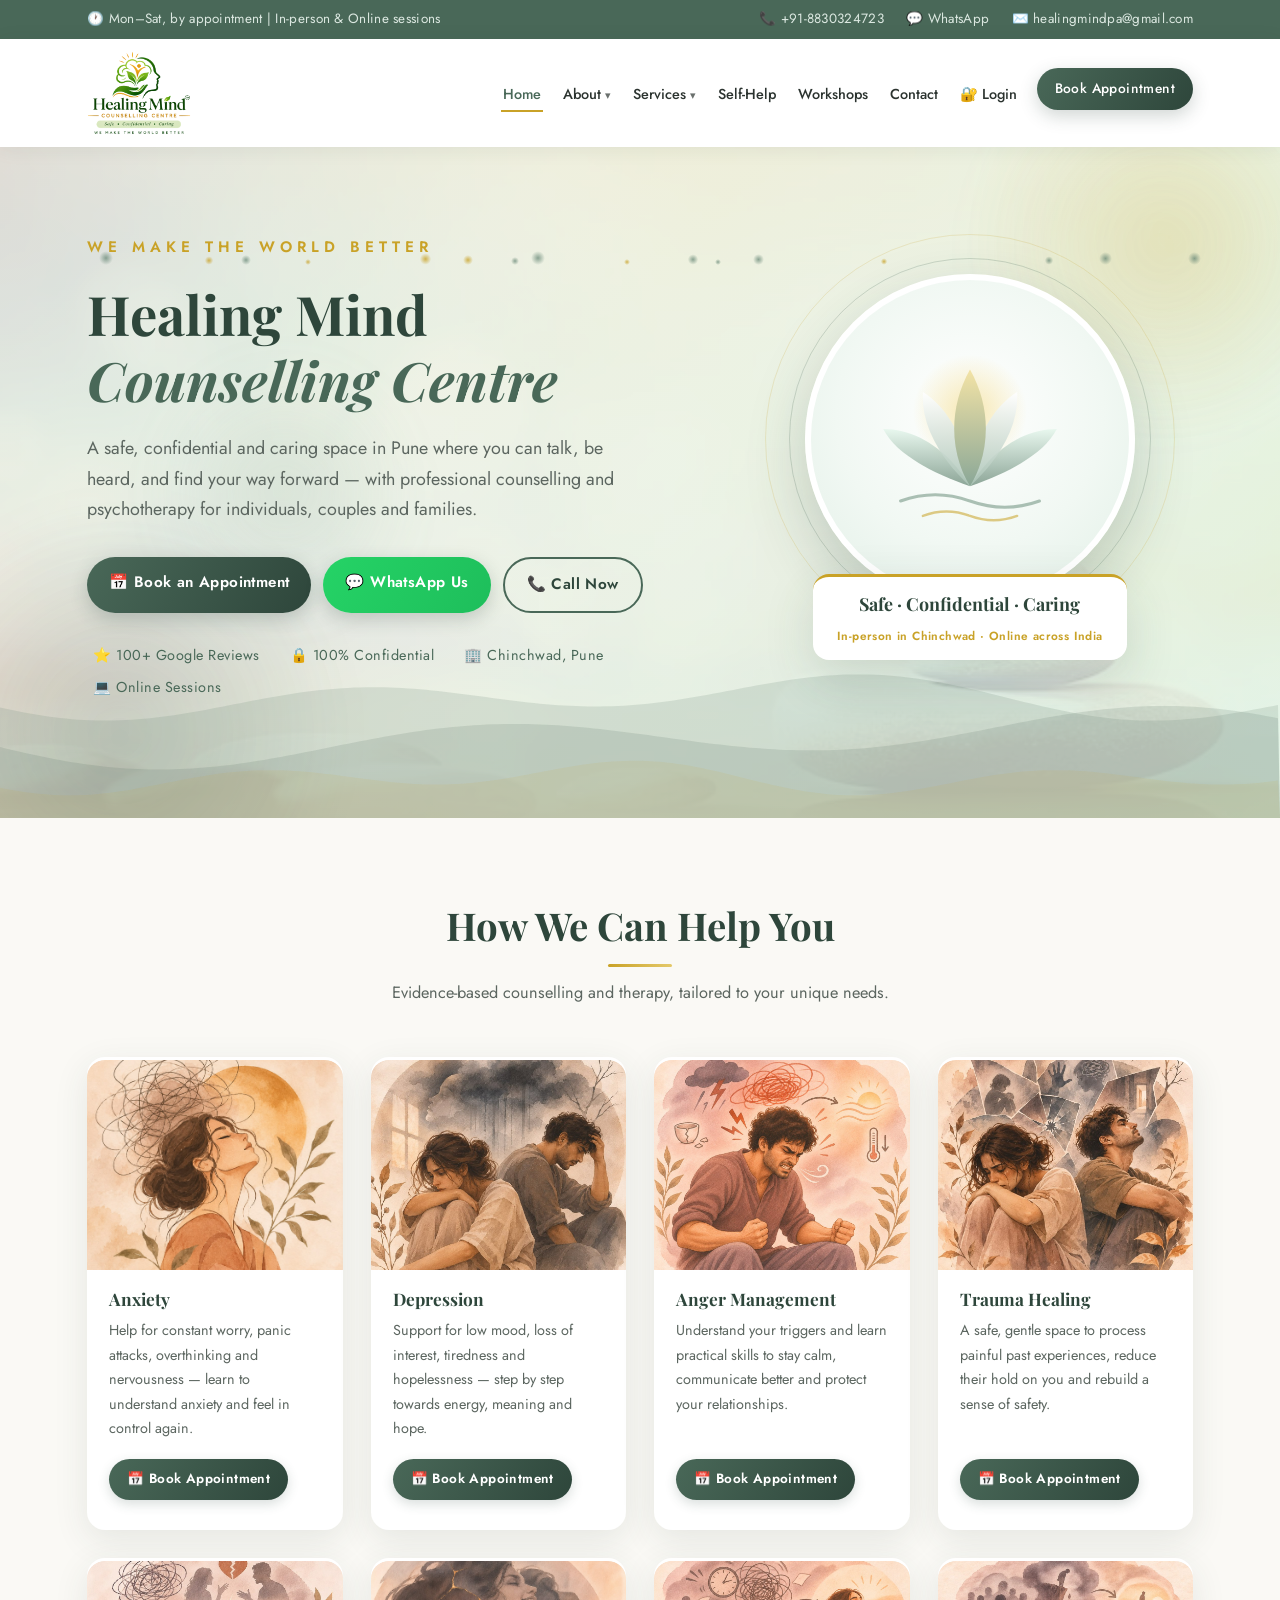
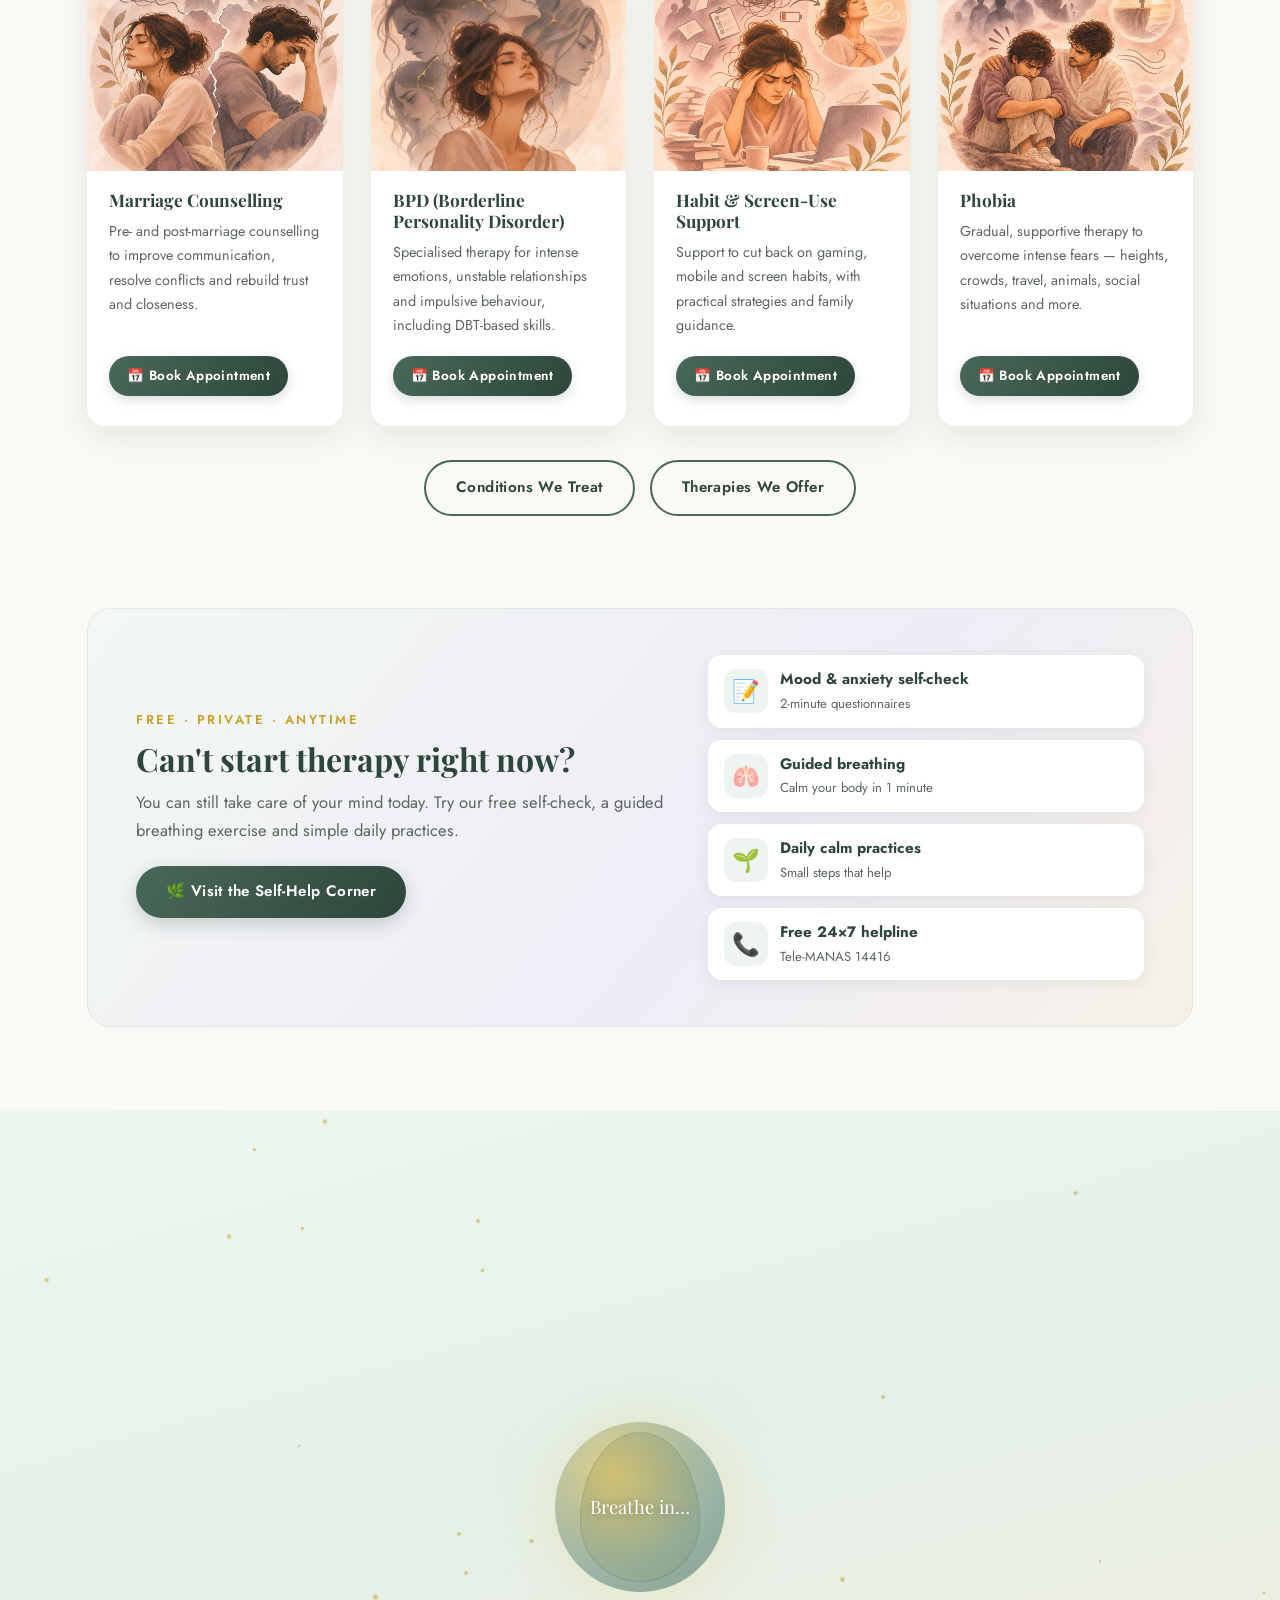
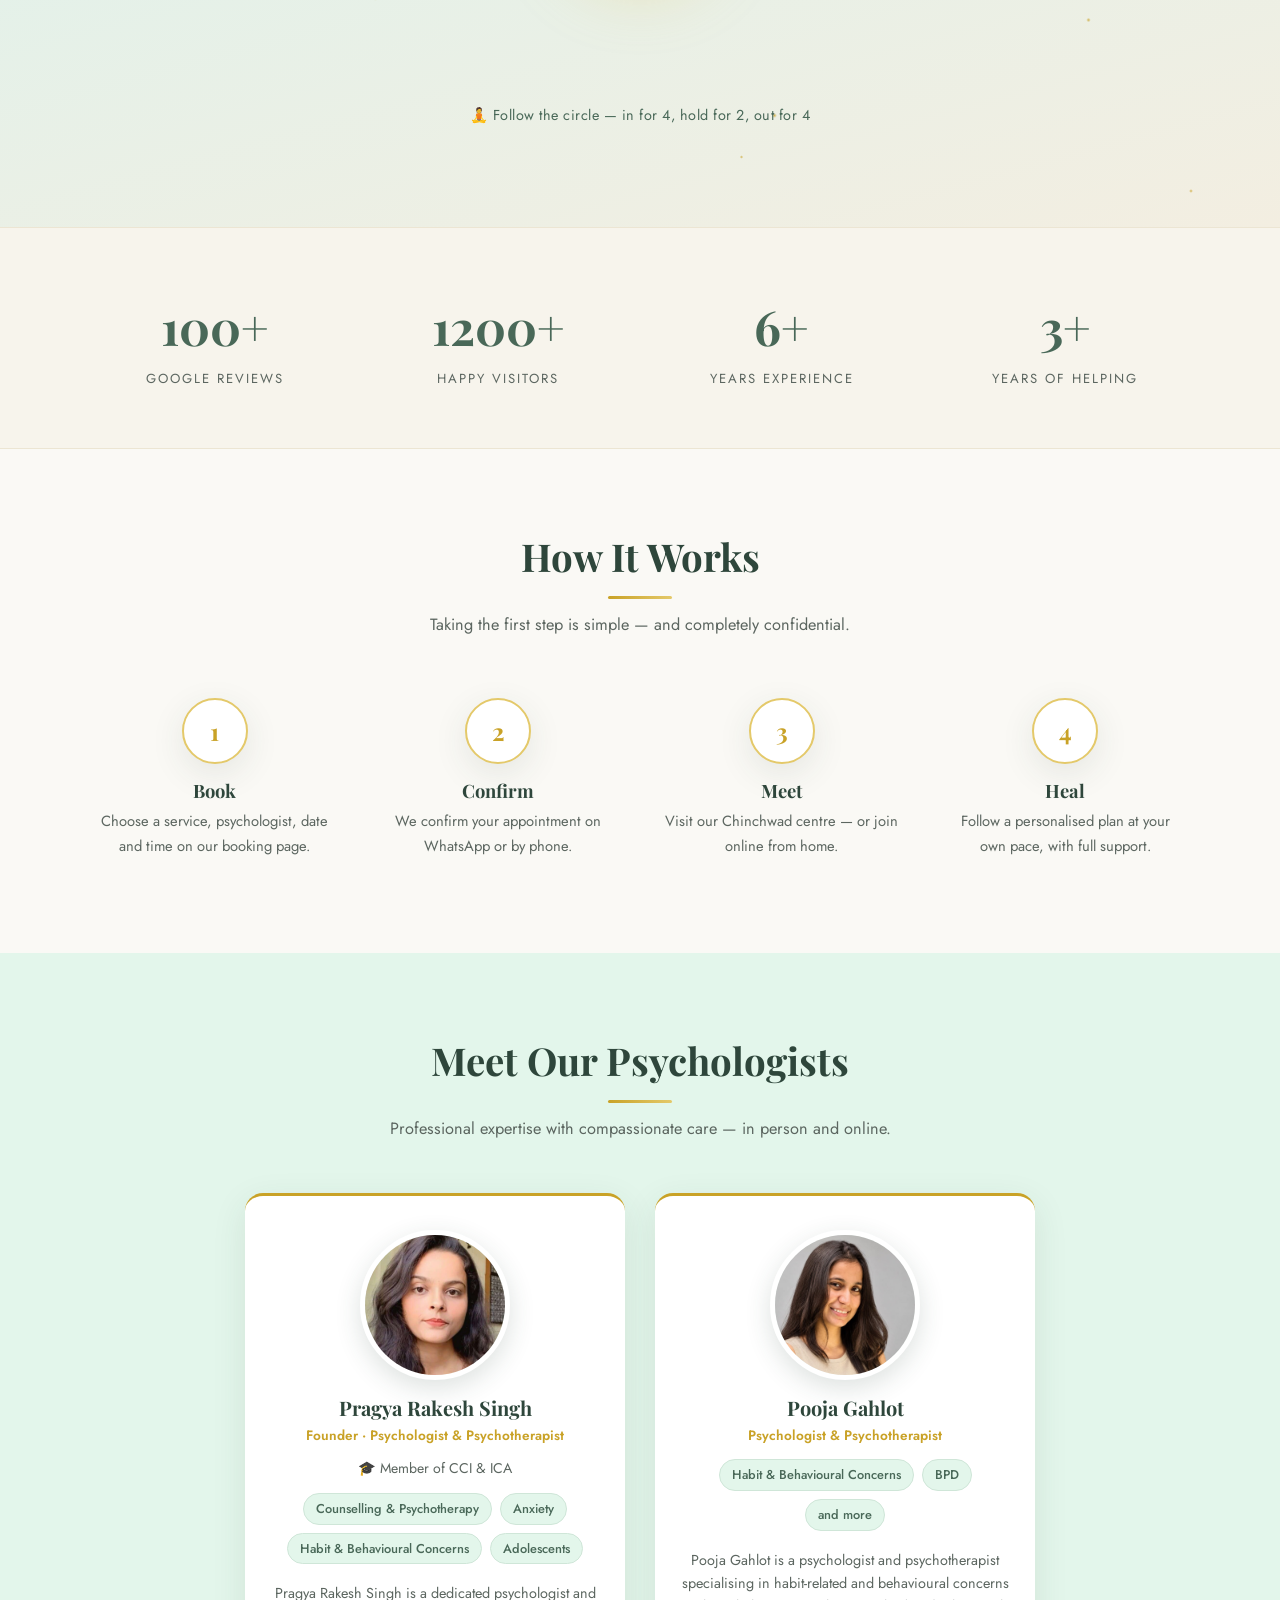
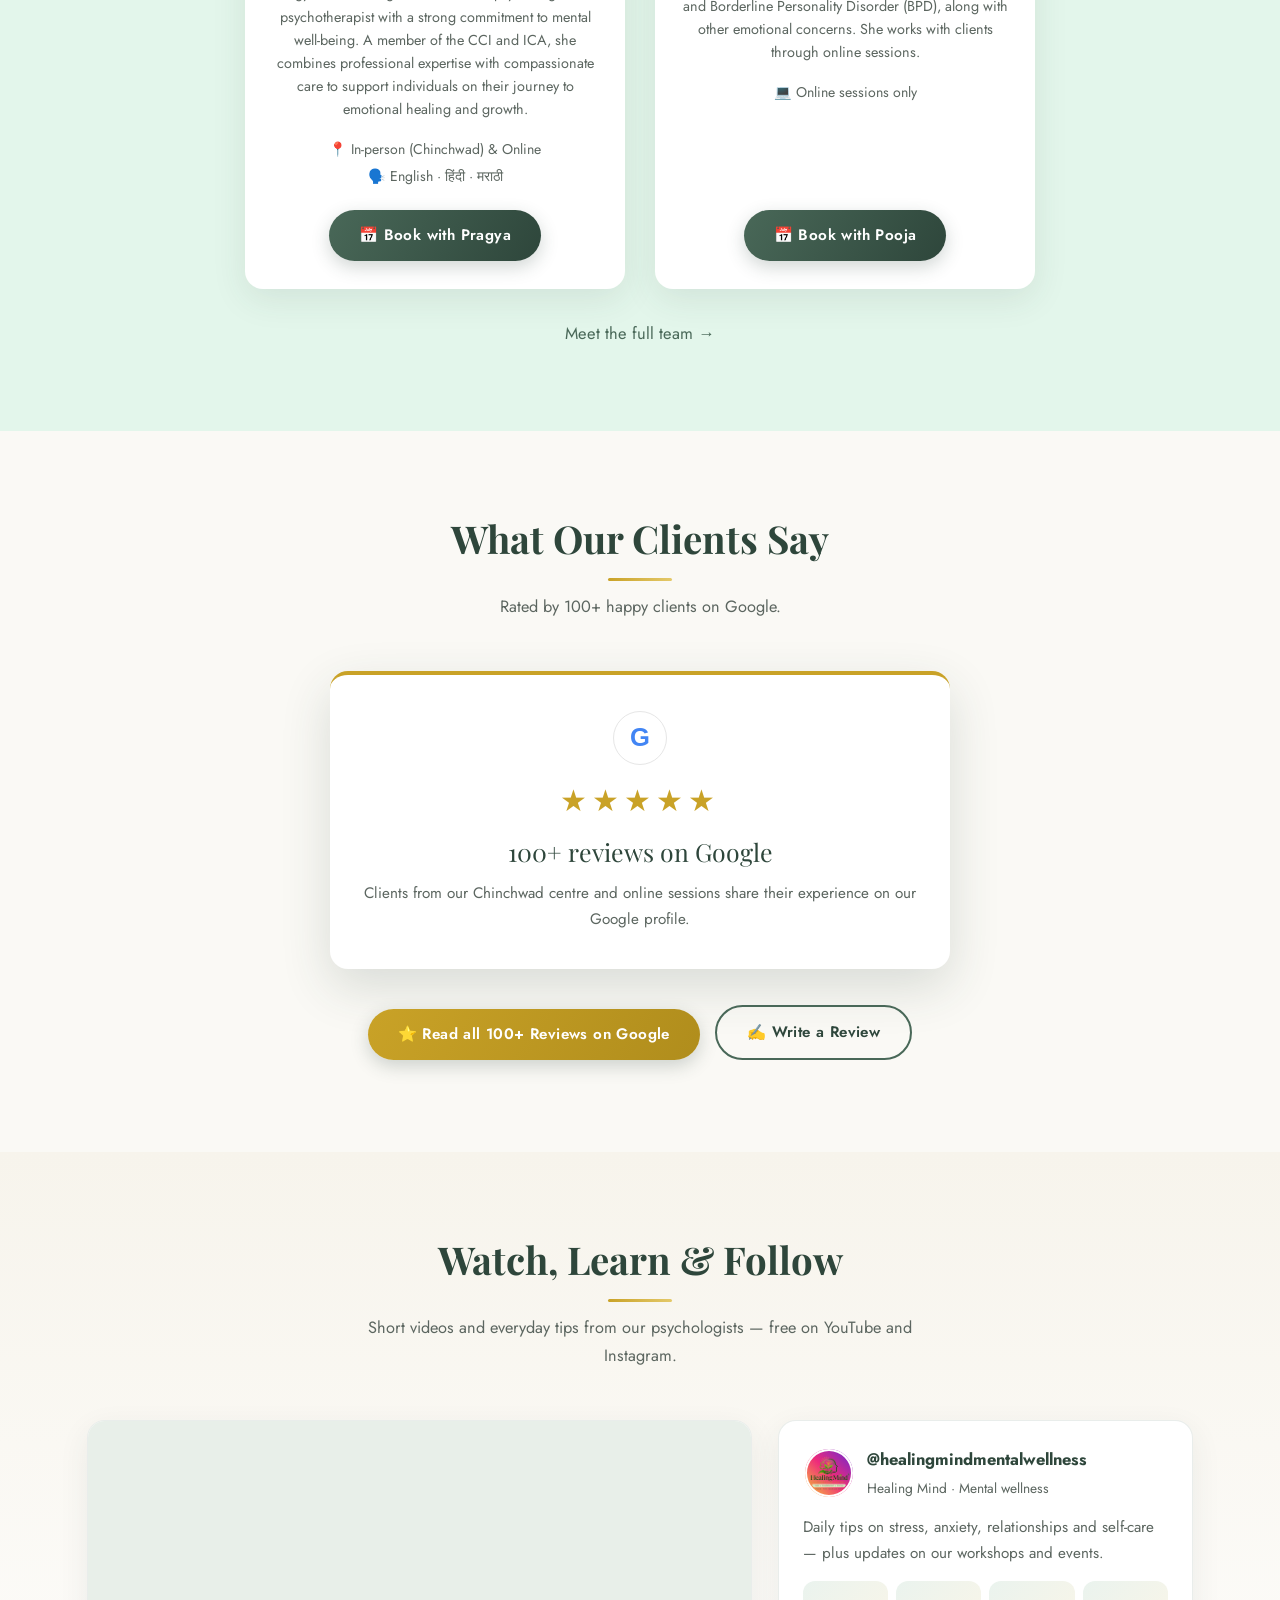
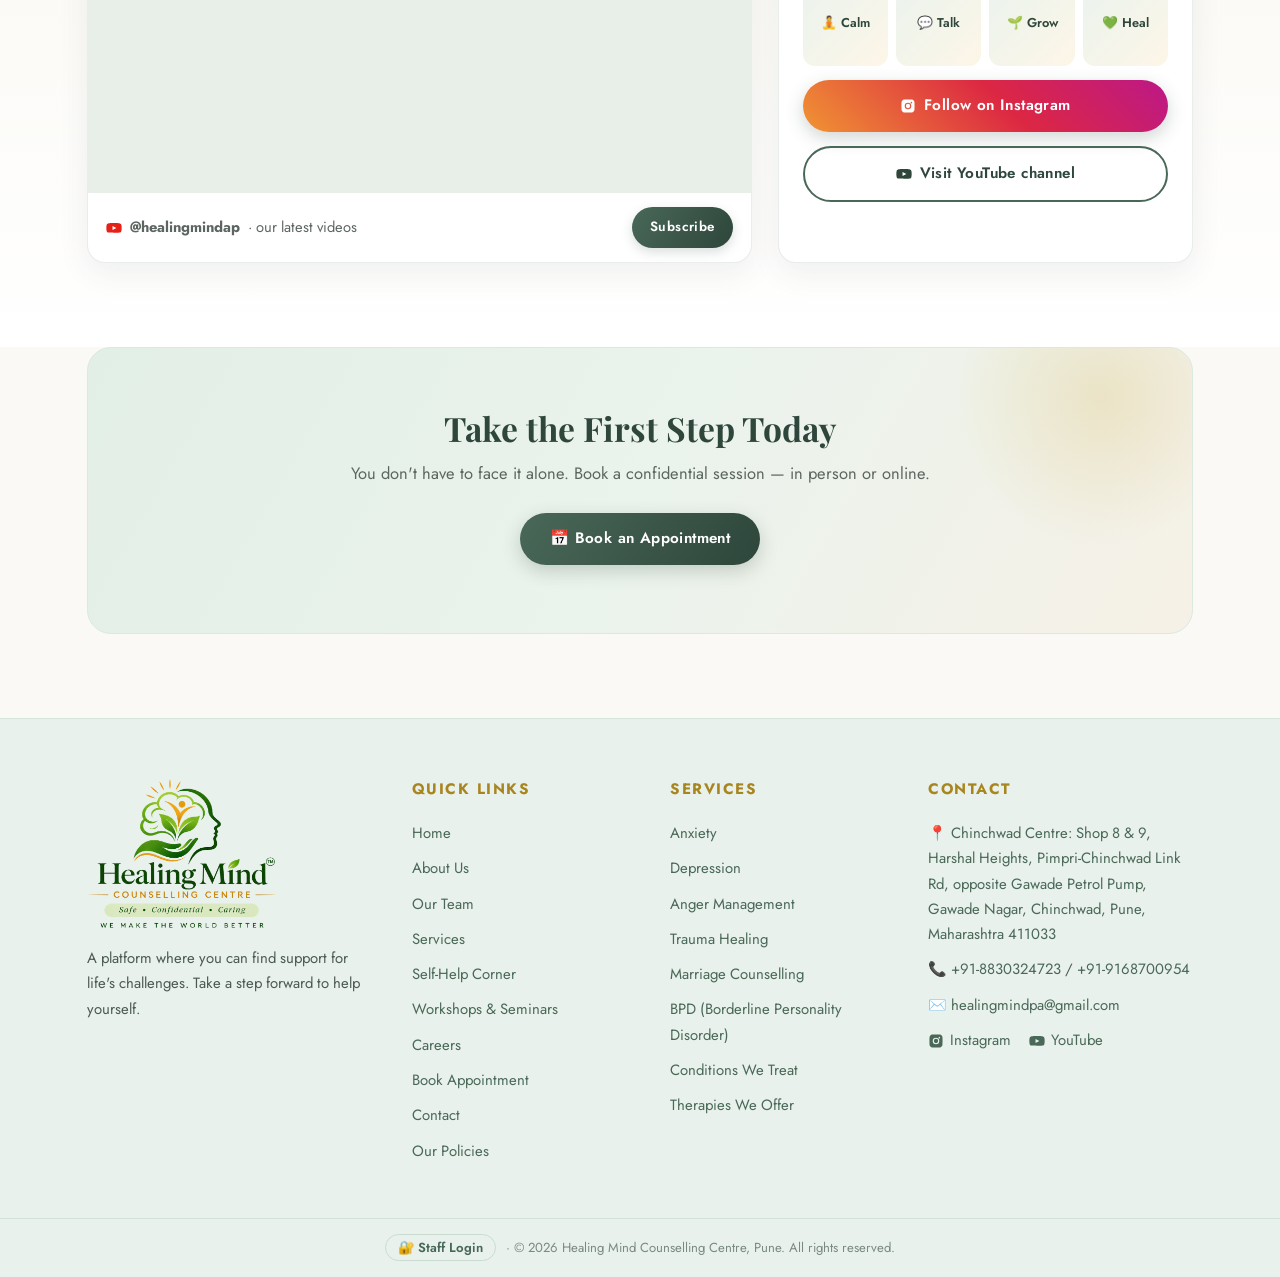
<file: index.html>
<!DOCTYPE html>
<html lang="en">
<head>
<!-- Google tag (gtag.js) -->
<script async src="https://www.googletagmanager.com/gtag/js?id=AW-18147736876"></script>
<script>
window.dataLayer = window.dataLayer || [];
function gtag(){dataLayer.push(arguments);}
gtag('js', new Date());
gtag('config', 'AW-18147736876');
</script>
<meta charset="UTF-8">
<meta name="viewport" content="width=device-width, initial-scale=1.0">
<title>Healing Mind Counselling Centre | Psychologists in Chinchwad, Pune</title>
<meta name="description" content="Healing Mind Counselling Centre, Pune — counselling, psychotherapy, anxiety treatment, stress and relationship support and more. Book an appointment online.">
<meta property="og:type" content="website">
<meta property="og:site_name" content="Healing Mind Counselling Centre">
<meta property="og:title" content="Healing Mind Counselling Centre | Psychologists in Chinchwad, Pune">
<meta property="og:description" content="Healing Mind Counselling Centre, Pune — counselling, psychotherapy, anxiety treatment, stress and relationship support and more. Book an appointment online.">
<meta property="og:image" content="https://healingmindcounselling.com/images/og-image.jpg">
<meta property="og:url" content="https://www.healingmindcounselling.com/">
<meta name="twitter:card" content="summary">
<meta name="theme-color" content="#2e463b">
<link rel="icon" href="favicon.ico" sizes="any">
<link rel="icon" type="image/png" sizes="48x48" href="images/favicon-48.png">
<link rel="icon" type="image/png" sizes="192x192" href="images/favicon-192.png">
<link rel="apple-touch-icon" href="images/apple-touch-icon.png">
<link rel="preconnect" href="https://fonts.googleapis.com">
<link href="https://fonts.googleapis.com/css2?family=Playfair+Display:ital,wght@0,600;0,700;1,600&family=Jost:wght@400;500;600&display=swap" rel="stylesheet">
<link rel="stylesheet" href="css/style.css">
<!-- ======================================================
     ALL TEXT IS EDITED IN THE  content/  FOLDER
     ALL IMAGES ARE REPLACED IN THE  images/  FOLDER
     You normally never need to touch this file.
     ====================================================== -->
<script src="content/1-basic-info.js"></script>
<script src="content/2-addresses.js"></script>
<script src="content/3-home.js"></script>
<script src="content/4-about.js"></script>
<script src="content/5-services.js"></script>
<script src="content/6-testimonials.js"></script>
<script src="content/7-faq.js"></script>
<script src="content/8-careers.js"></script>
<script src="content/9-workshops.js"></script>
<script src="content/10-policy.js"></script>
<script src="content/11-gallery.js"></script>
<script src="content/12-team.js"></script>
<script src="content/13-selfhelp.js"></script>
<script src="content/14-conditions-therapies.js"></script>
<script type="application/ld+json">{"@context": "https://schema.org", "@type": ["MedicalBusiness", "Organization"], "name": "Healing Mind Counselling Centre", "url": "https://healingmindcounselling.com/", "logo": "https://healingmindcounselling.com/images/logo.png", "image": "https://healingmindcounselling.com/images/og-image.jpg", "telephone": "+91-8830324723", "email": "healingmindpa@gmail.com", "address": {"@type": "PostalAddress", "streetAddress": "Shop 8 & 9, Harshal Heights, Pimpri-Chinchwad Link Rd, opposite Gawade Petrol Pump, Gawade Nagar", "addressLocality": "Chinchwad, Pimpri-Chinchwad", "addressRegion": "Maharashtra", "postalCode": "411033", "addressCountry": "IN"}, "sameAs": ["https://www.instagram.com/healingmindmentalwellness/", "https://www.youtube.com/@healingmindap"]}</script>
</head>
<body data-page="home">
<div id="topbar"></div>
<header class="site-header" id="header"></header>
<main id="main"></main>
<footer id="footer"></footer>
<div id="floats"></div>
<script src="js/render.js"></script>
</body>
</html>
</file>
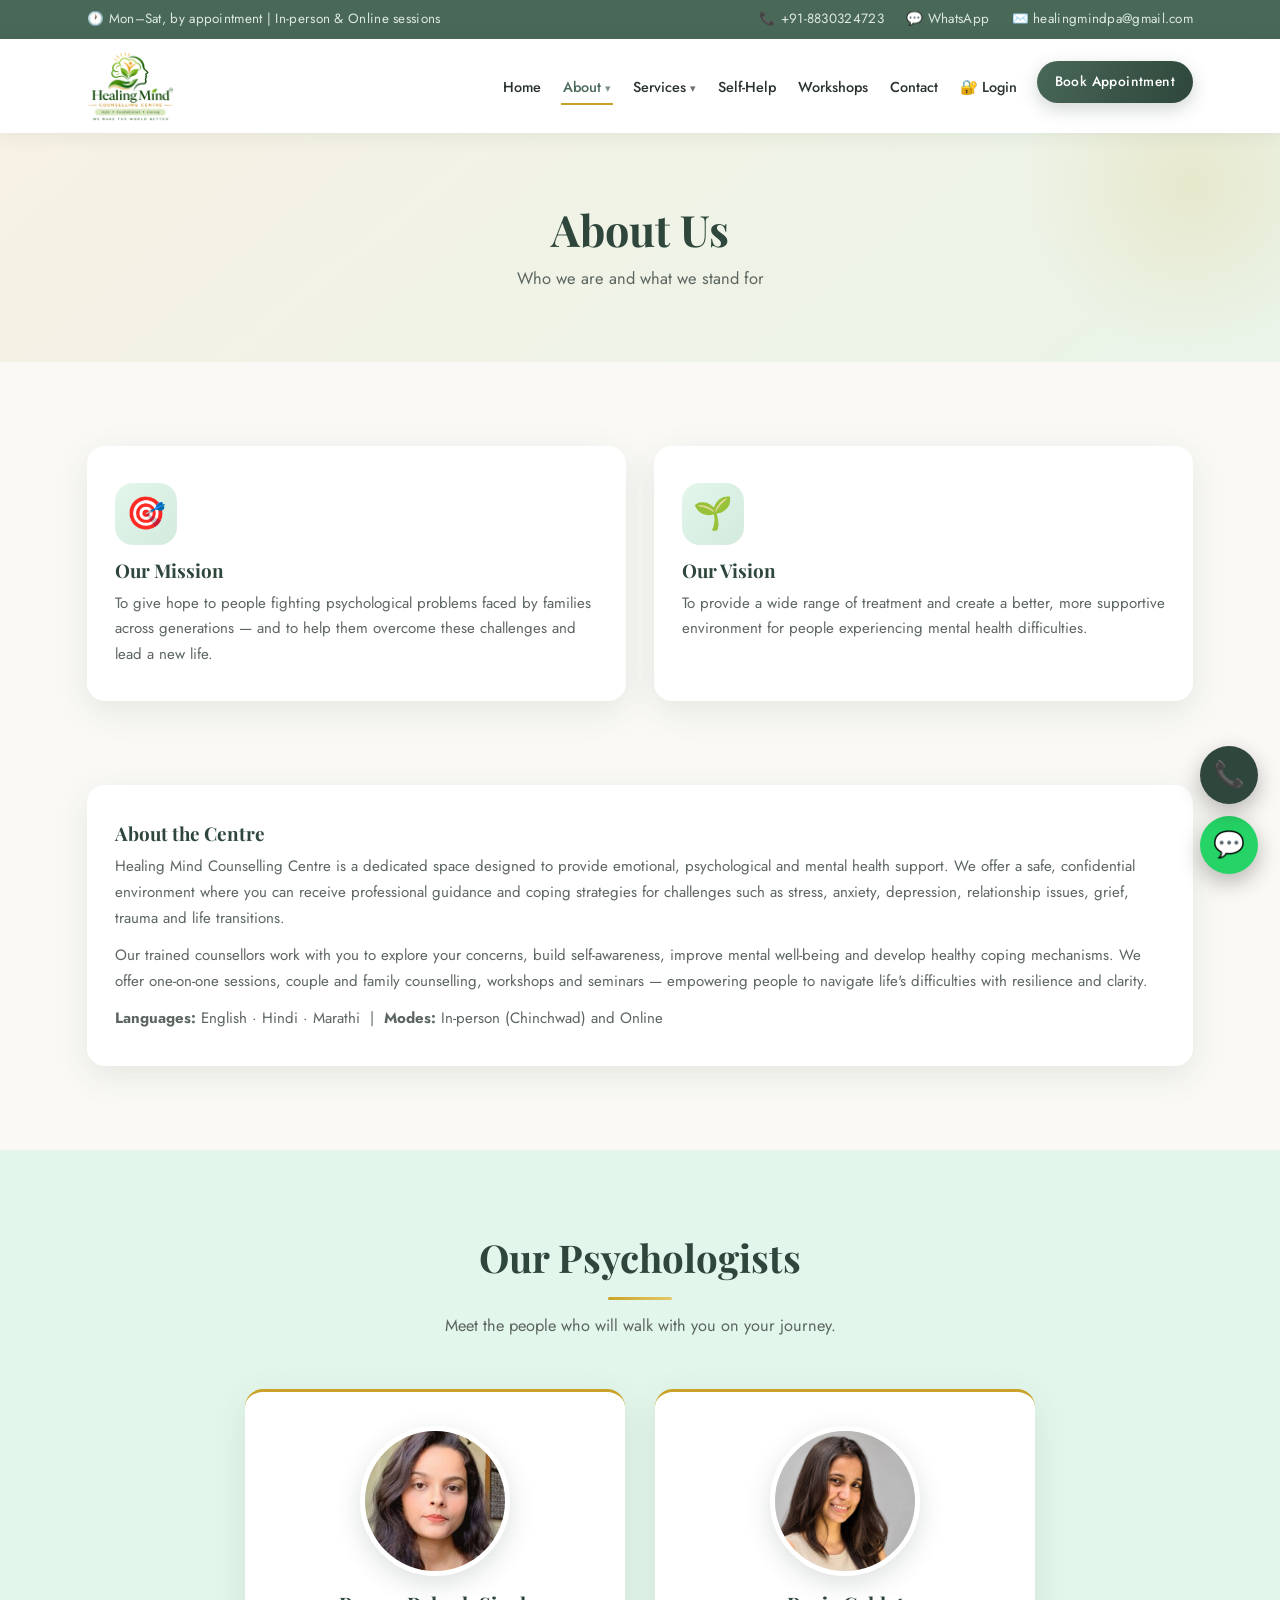
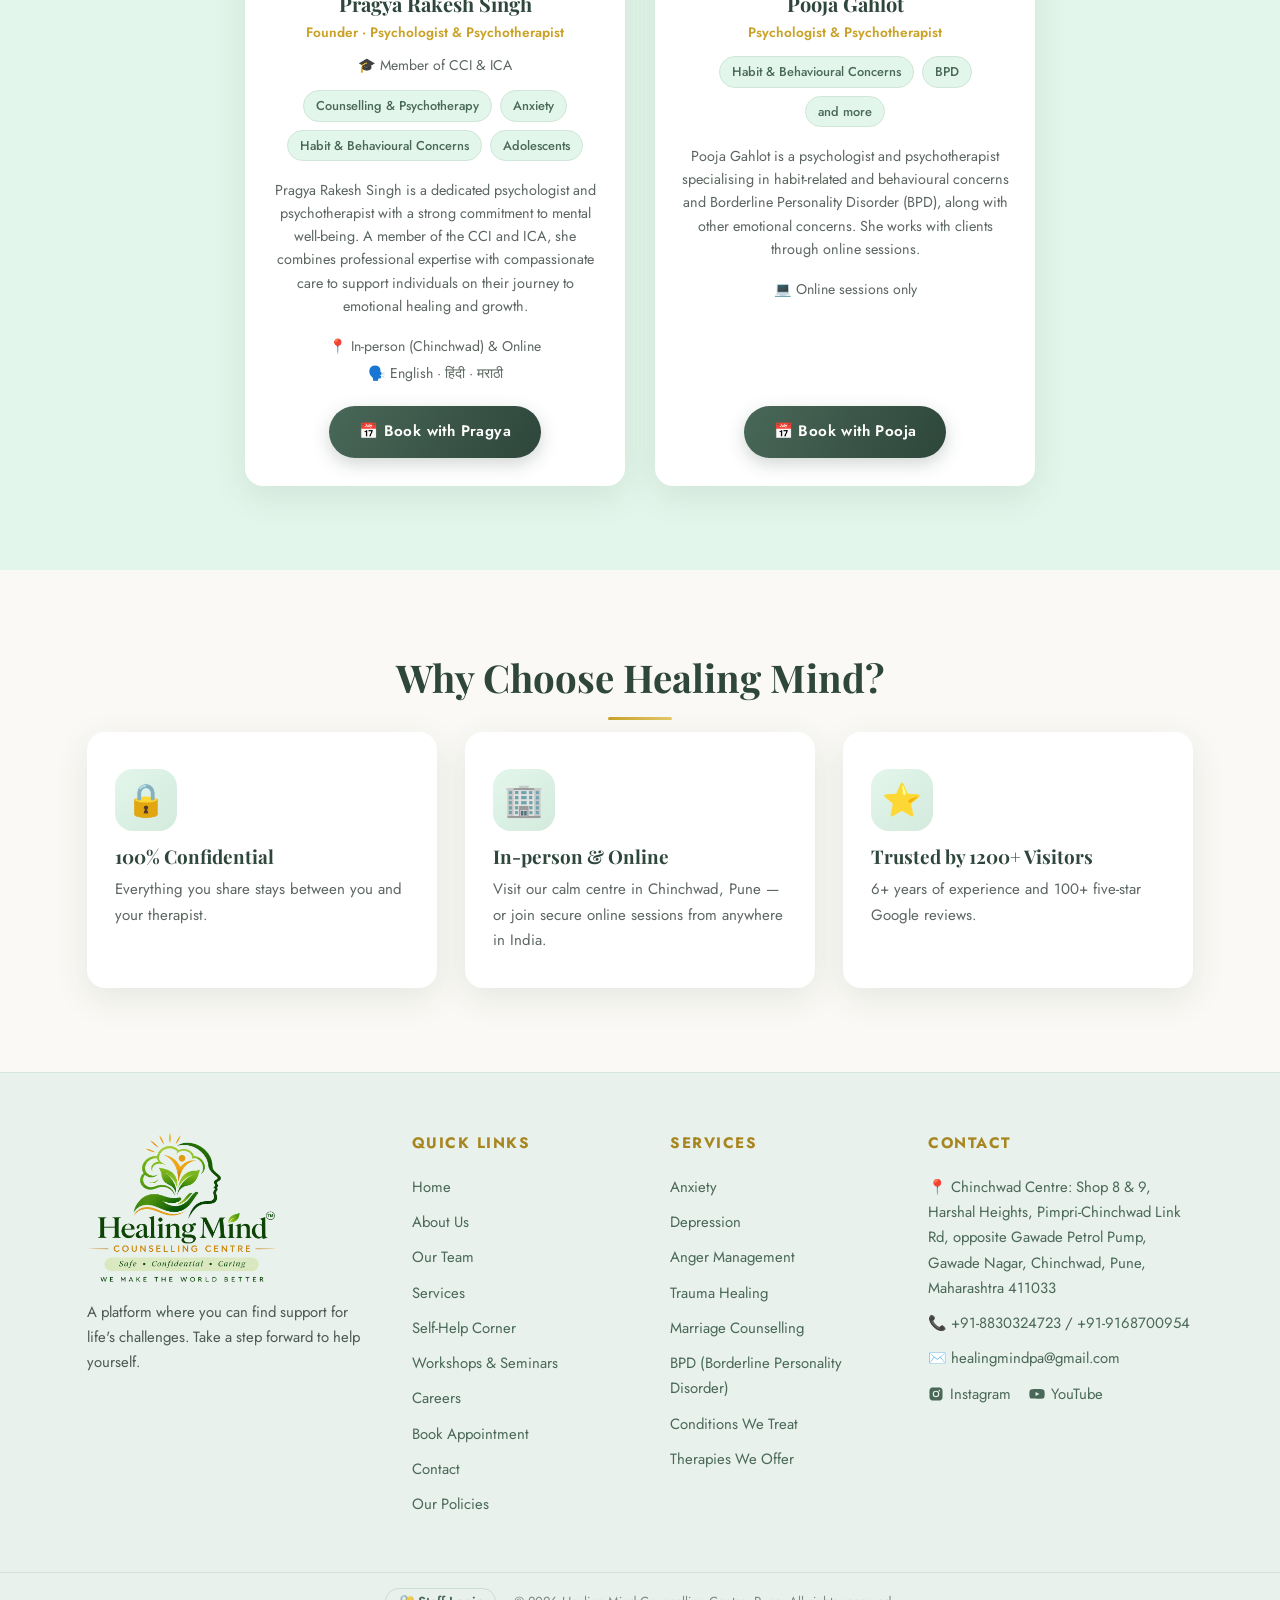
<file: about.html>
<!DOCTYPE html>
<html lang="en">
<head>
<!-- Google tag (gtag.js) -->
<script async src="https://www.googletagmanager.com/gtag/js?id=AW-18147736876"></script>
<script>
window.dataLayer = window.dataLayer || [];
function gtag(){dataLayer.push(arguments);}
gtag('js', new Date());
gtag('config', 'AW-18147736876');
</script>
<meta charset="UTF-8">
<meta name="viewport" content="width=device-width, initial-scale=1.0">
<title>About Us | Healing Mind Counselling Centre, Pune</title>
<meta name="description" content="About Healing Mind Counselling Centre — mission, vision and psychologist Pragya Rakesh Singh.">
<meta property="og:type" content="website">
<meta property="og:site_name" content="Healing Mind Counselling Centre">
<meta property="og:title" content="About Us | Healing Mind Counselling Centre, Pune">
<meta property="og:description" content="About Healing Mind Counselling Centre — mission, vision and psychologist Pragya Rakesh Singh.">
<meta property="og:image" content="https://healingmindcounselling.com/images/og-image.jpg">
<meta property="og:url" content="https://www.healingmindcounselling.com/about.html">
<meta name="twitter:card" content="summary">
<meta name="theme-color" content="#2e463b">
<link rel="icon" href="favicon.ico" sizes="any">
<link rel="icon" type="image/png" sizes="48x48" href="images/favicon-48.png">
<link rel="icon" type="image/png" sizes="192x192" href="images/favicon-192.png">
<link rel="apple-touch-icon" href="images/apple-touch-icon.png">
<link rel="preconnect" href="https://fonts.googleapis.com">
<link href="https://fonts.googleapis.com/css2?family=Playfair+Display:ital,wght@0,600;0,700;1,600&family=Jost:wght@400;500;600&display=swap" rel="stylesheet">
<link rel="stylesheet" href="css/style.css">
<!-- ======================================================
     ALL TEXT IS EDITED IN THE  content/  FOLDER
     ALL IMAGES ARE REPLACED IN THE  images/  FOLDER
     You normally never need to touch this file.
     ====================================================== -->
<script src="content/1-basic-info.js"></script>
<script src="content/2-addresses.js"></script>
<script src="content/3-home.js"></script>
<script src="content/4-about.js"></script>
<script src="content/5-services.js"></script>
<script src="content/6-testimonials.js"></script>
<script src="content/7-faq.js"></script>
<script src="content/8-careers.js"></script>
<script src="content/9-workshops.js"></script>
<script src="content/10-policy.js"></script>
<script src="content/11-gallery.js"></script>
<script src="content/12-team.js"></script>
<script src="content/13-selfhelp.js"></script>
<script src="content/14-conditions-therapies.js"></script>
</head>
<body data-page="about">
<div id="topbar"></div>
<header class="site-header" id="header"></header>
<main id="main"></main>
<footer id="footer"></footer>
<div id="floats"></div>
<script src="js/render.js"></script>
</body>
</html>
</file>
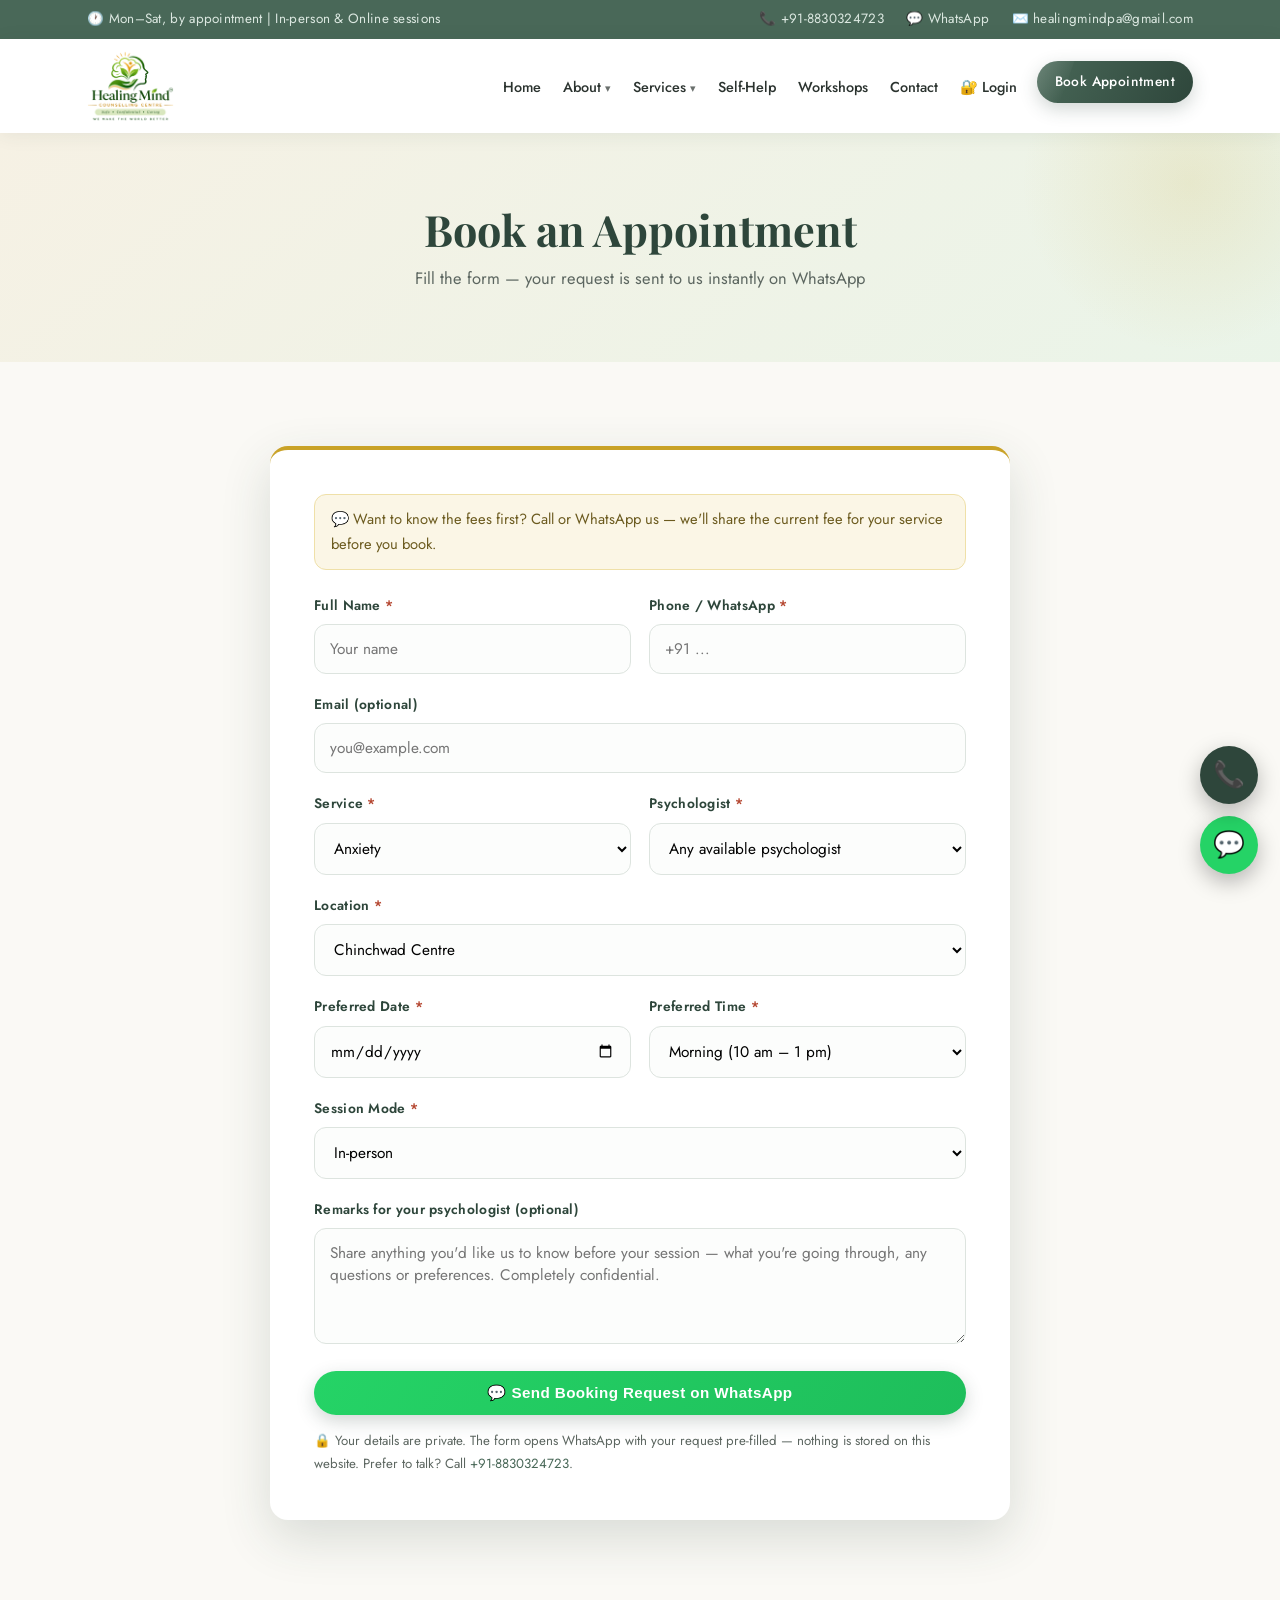
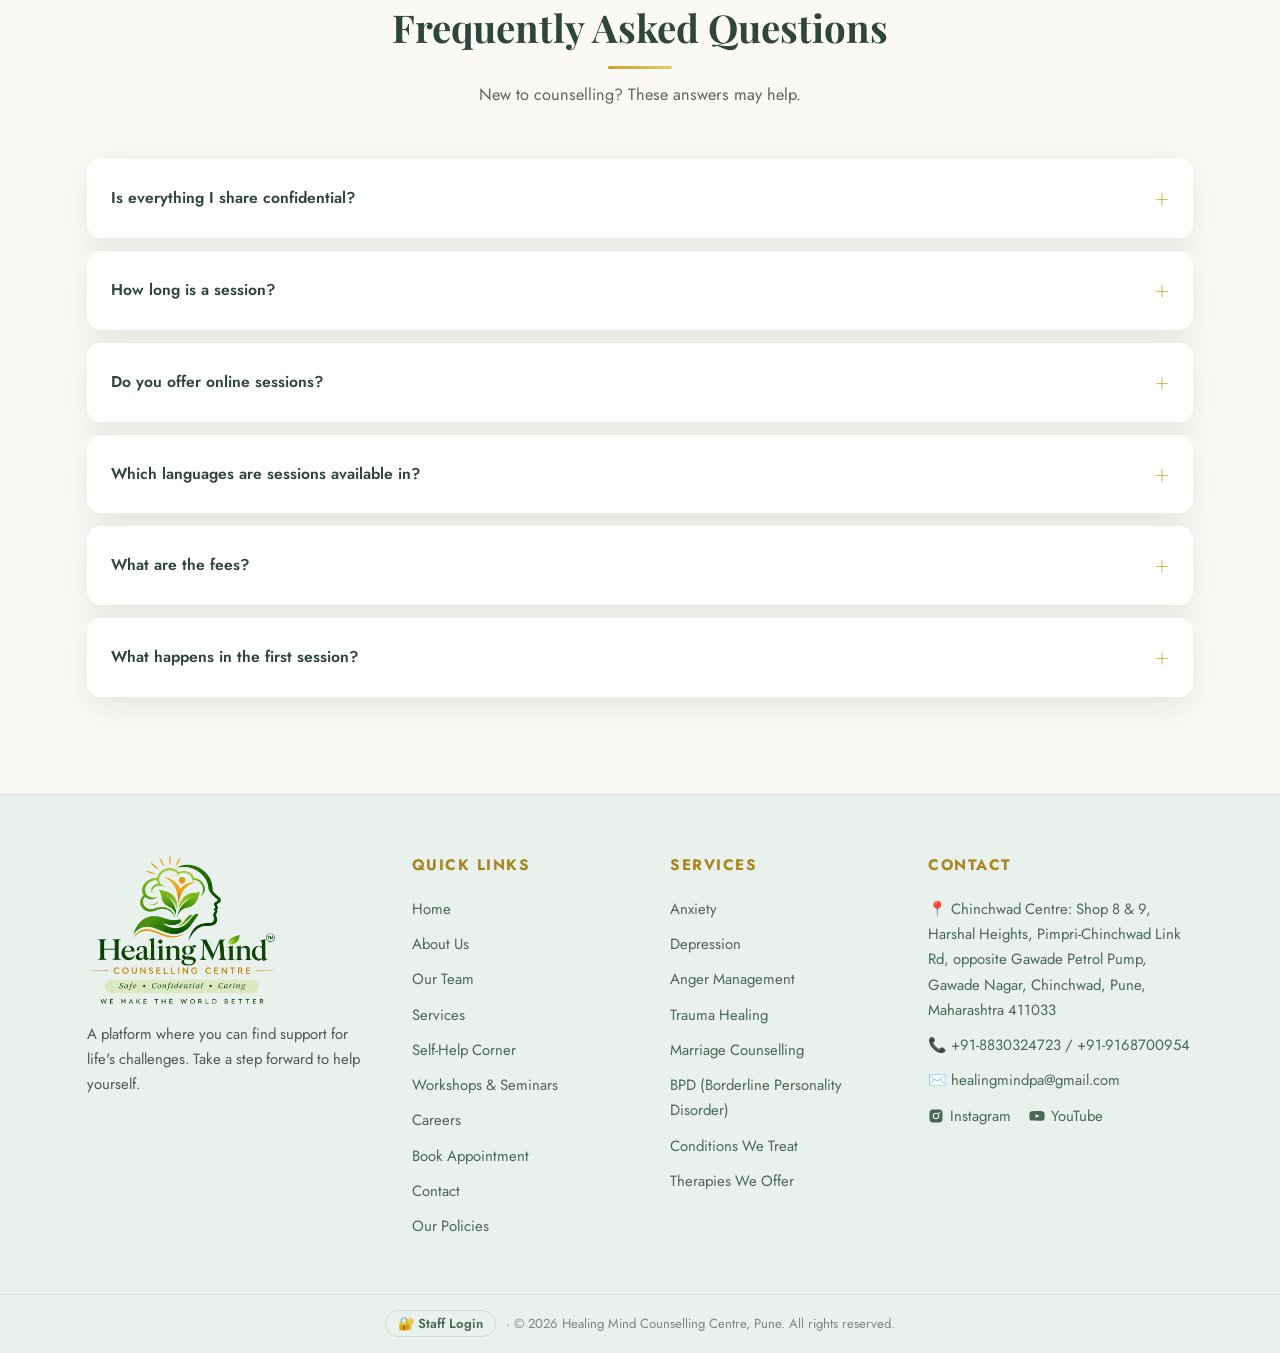
<file: appointment.html>
<!DOCTYPE html>
<html lang="en">
<head>
<!-- Google tag (gtag.js) -->
<script async src="https://www.googletagmanager.com/gtag/js?id=AW-18147736876"></script>
<script>
window.dataLayer = window.dataLayer || [];
function gtag(){dataLayer.push(arguments);}
gtag('js', new Date());
gtag('config', 'AW-18147736876');
</script>
<meta charset="UTF-8">
<meta name="viewport" content="width=device-width, initial-scale=1.0">
<title>Book an Appointment | Healing Mind Counselling Centre, Pune</title>
<meta name="description" content="Book a counselling session — Chinchwad or online. Instant booking via WhatsApp.">
<meta property="og:type" content="website">
<meta property="og:site_name" content="Healing Mind Counselling Centre">
<meta property="og:title" content="Book an Appointment | Healing Mind Counselling Centre, Pune">
<meta property="og:description" content="Book a counselling session — Chinchwad or online. Instant booking via WhatsApp.">
<meta property="og:image" content="https://healingmindcounselling.com/images/og-image.jpg">
<meta property="og:url" content="https://www.healingmindcounselling.com/appointment.html">
<meta name="twitter:card" content="summary">
<meta name="theme-color" content="#2e463b">
<link rel="icon" href="favicon.ico" sizes="any">
<link rel="icon" type="image/png" sizes="48x48" href="images/favicon-48.png">
<link rel="icon" type="image/png" sizes="192x192" href="images/favicon-192.png">
<link rel="apple-touch-icon" href="images/apple-touch-icon.png">
<link rel="preconnect" href="https://fonts.googleapis.com">
<link href="https://fonts.googleapis.com/css2?family=Playfair+Display:ital,wght@0,600;0,700;1,600&family=Jost:wght@400;500;600&display=swap" rel="stylesheet">
<link rel="stylesheet" href="css/style.css">
<!-- ======================================================
     ALL TEXT IS EDITED IN THE  content/  FOLDER
     ALL IMAGES ARE REPLACED IN THE  images/  FOLDER
     You normally never need to touch this file.
     ====================================================== -->
<script src="content/1-basic-info.js"></script>
<script src="content/2-addresses.js"></script>
<script src="content/3-home.js"></script>
<script src="content/4-about.js"></script>
<script src="content/5-services.js"></script>
<script src="content/6-testimonials.js"></script>
<script src="content/7-faq.js"></script>
<script src="content/8-careers.js"></script>
<script src="content/9-workshops.js"></script>
<script src="content/10-policy.js"></script>
<script src="content/11-gallery.js"></script>
<script src="content/12-team.js"></script>
<script src="content/13-selfhelp.js"></script>
<script src="content/14-conditions-therapies.js"></script>
</head>
<body data-page="appointment">
<div id="topbar"></div>
<header class="site-header" id="header"></header>
<main id="main"></main>
<footer id="footer"></footer>
<div id="floats"></div>
<script src="js/render.js"></script>
</body>
</html>
</file>
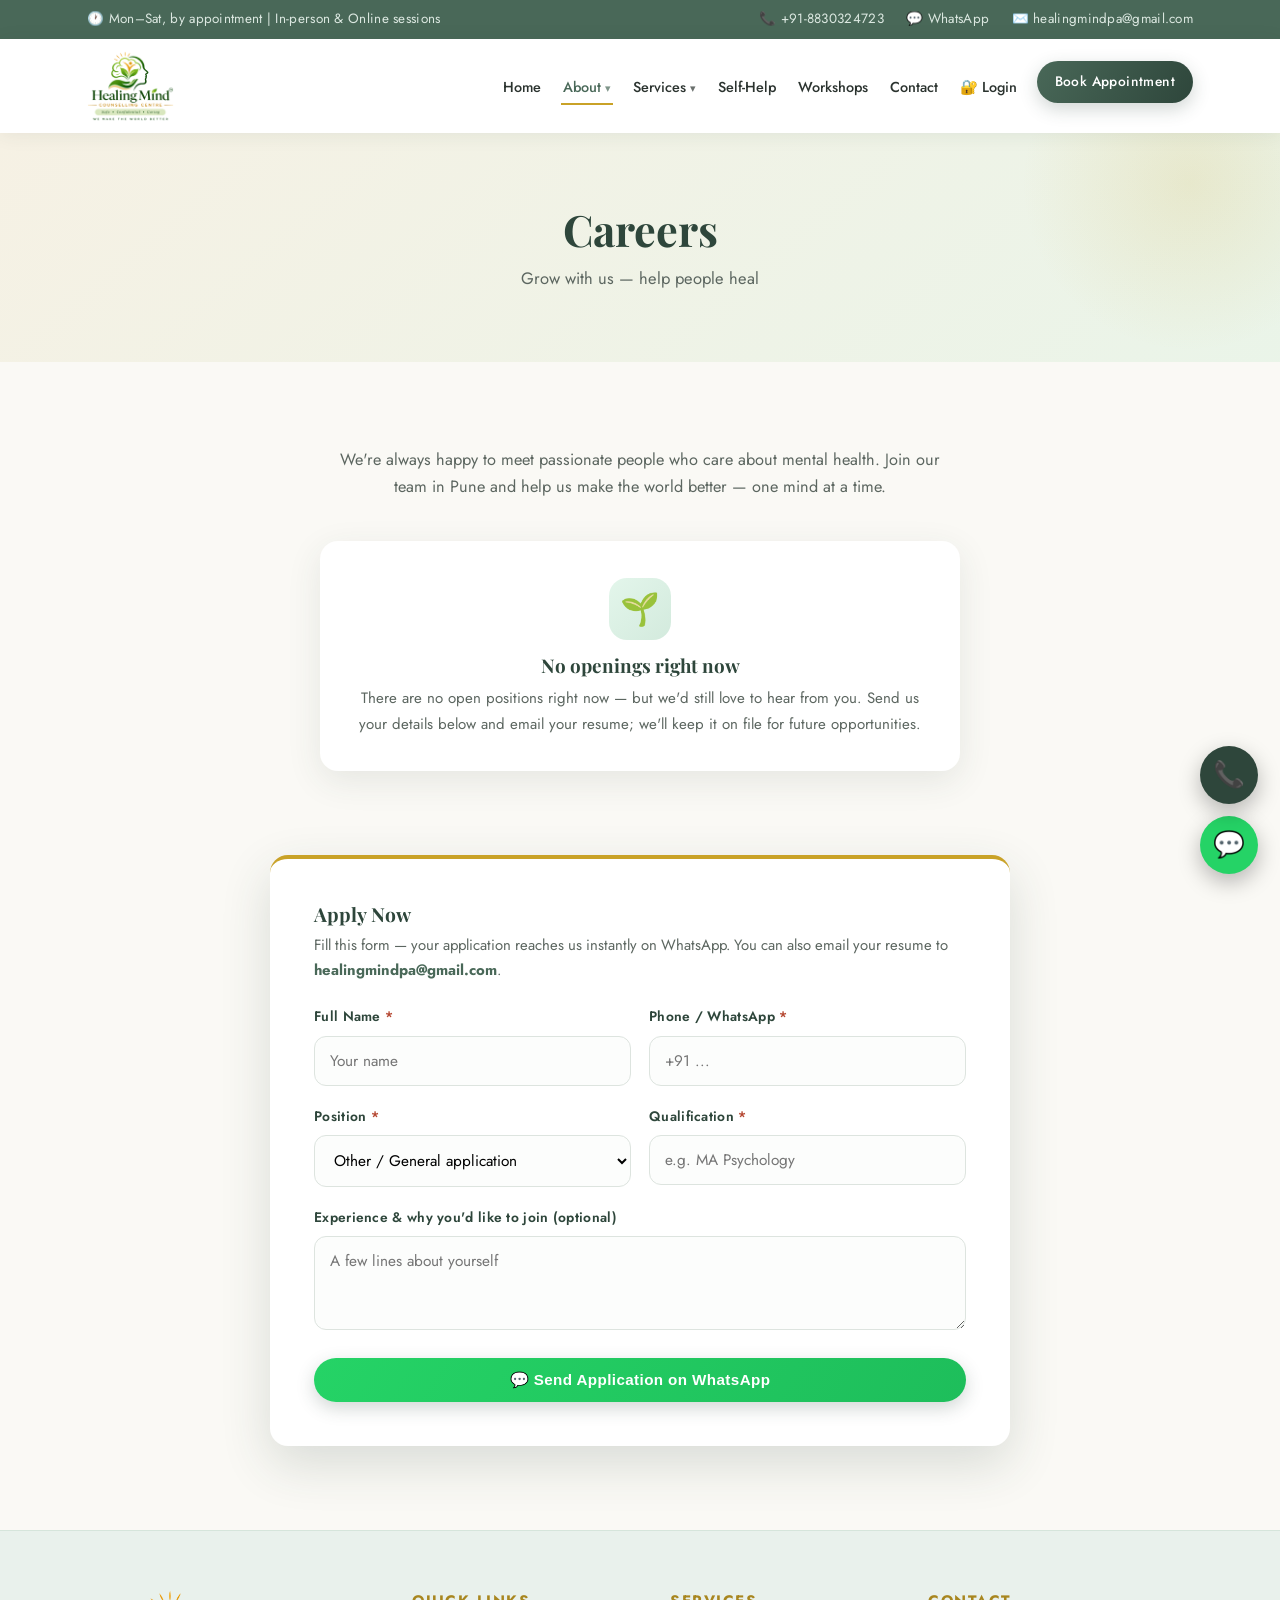
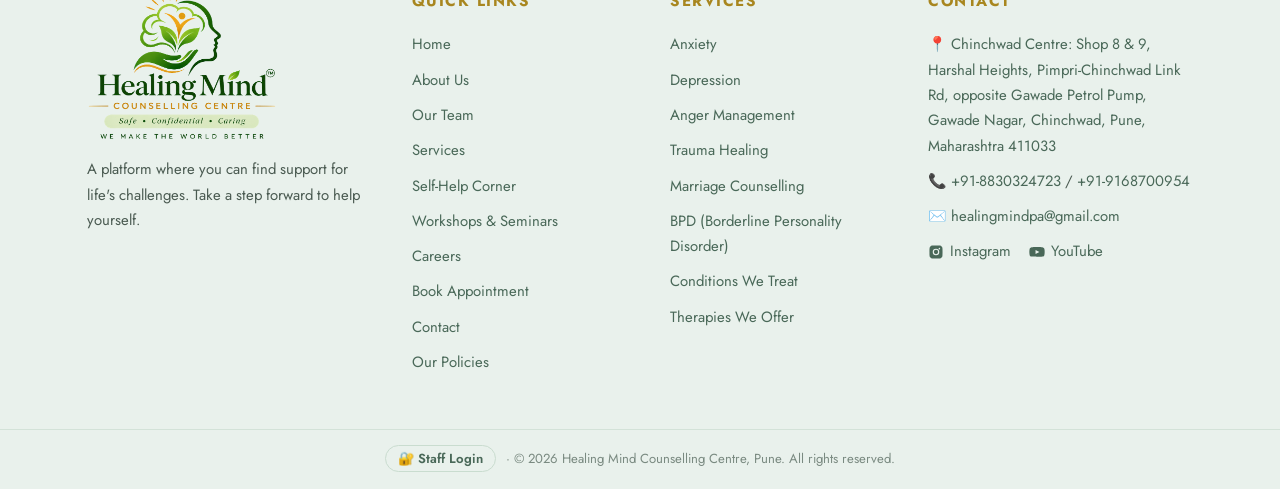
<file: careers.html>
<!DOCTYPE html>
<html lang="en">
<head>
<!-- Google tag (gtag.js) -->
<script async src="https://www.googletagmanager.com/gtag/js?id=AW-18147736876"></script>
<script>
window.dataLayer = window.dataLayer || [];
function gtag(){dataLayer.push(arguments);}
gtag('js', new Date());
gtag('config', 'AW-18147736876');
</script>
<meta charset="UTF-8">
<meta name="viewport" content="width=device-width, initial-scale=1.0">
<title>Careers | Healing Mind Counselling Centre, Pune</title>
<meta name="description" content="Join our team — psychologist, intern and coordinator openings at Healing Mind Counselling Centre, Pune.">
<meta property="og:type" content="website">
<meta property="og:site_name" content="Healing Mind Counselling Centre">
<meta property="og:title" content="Careers | Healing Mind Counselling Centre, Pune">
<meta property="og:description" content="Join our team — psychologist, intern and coordinator openings at Healing Mind Counselling Centre, Pune.">
<meta property="og:image" content="https://healingmindcounselling.com/images/og-image.jpg">
<meta property="og:url" content="https://www.healingmindcounselling.com/careers.html">
<meta name="twitter:card" content="summary">
<meta name="theme-color" content="#2e463b">
<link rel="icon" href="favicon.ico" sizes="any">
<link rel="icon" type="image/png" sizes="48x48" href="images/favicon-48.png">
<link rel="icon" type="image/png" sizes="192x192" href="images/favicon-192.png">
<link rel="apple-touch-icon" href="images/apple-touch-icon.png">
<link rel="preconnect" href="https://fonts.googleapis.com">
<link href="https://fonts.googleapis.com/css2?family=Playfair+Display:ital,wght@0,600;0,700;1,600&family=Jost:wght@400;500;600&display=swap" rel="stylesheet">
<link rel="stylesheet" href="css/style.css">
<!-- ======================================================
     ALL TEXT IS EDITED IN THE  content/  FOLDER
     ALL IMAGES ARE REPLACED IN THE  images/  FOLDER
     You normally never need to touch this file.
     ====================================================== -->
<script src="content/1-basic-info.js"></script>
<script src="content/2-addresses.js"></script>
<script src="content/3-home.js"></script>
<script src="content/4-about.js"></script>
<script src="content/5-services.js"></script>
<script src="content/6-testimonials.js"></script>
<script src="content/7-faq.js"></script>
<script src="content/8-careers.js"></script>
<script src="content/9-workshops.js"></script>
<script src="content/10-policy.js"></script>
<script src="content/11-gallery.js"></script>
<script src="content/12-team.js"></script>
<script src="content/13-selfhelp.js"></script>
<script src="content/14-conditions-therapies.js"></script>
</head>
<body data-page="careers">
<div id="topbar"></div>
<header class="site-header" id="header"></header>
<main id="main"></main>
<footer id="footer"></footer>
<div id="floats"></div>
<script src="js/render.js"></script>
</body>
</html>
</file>
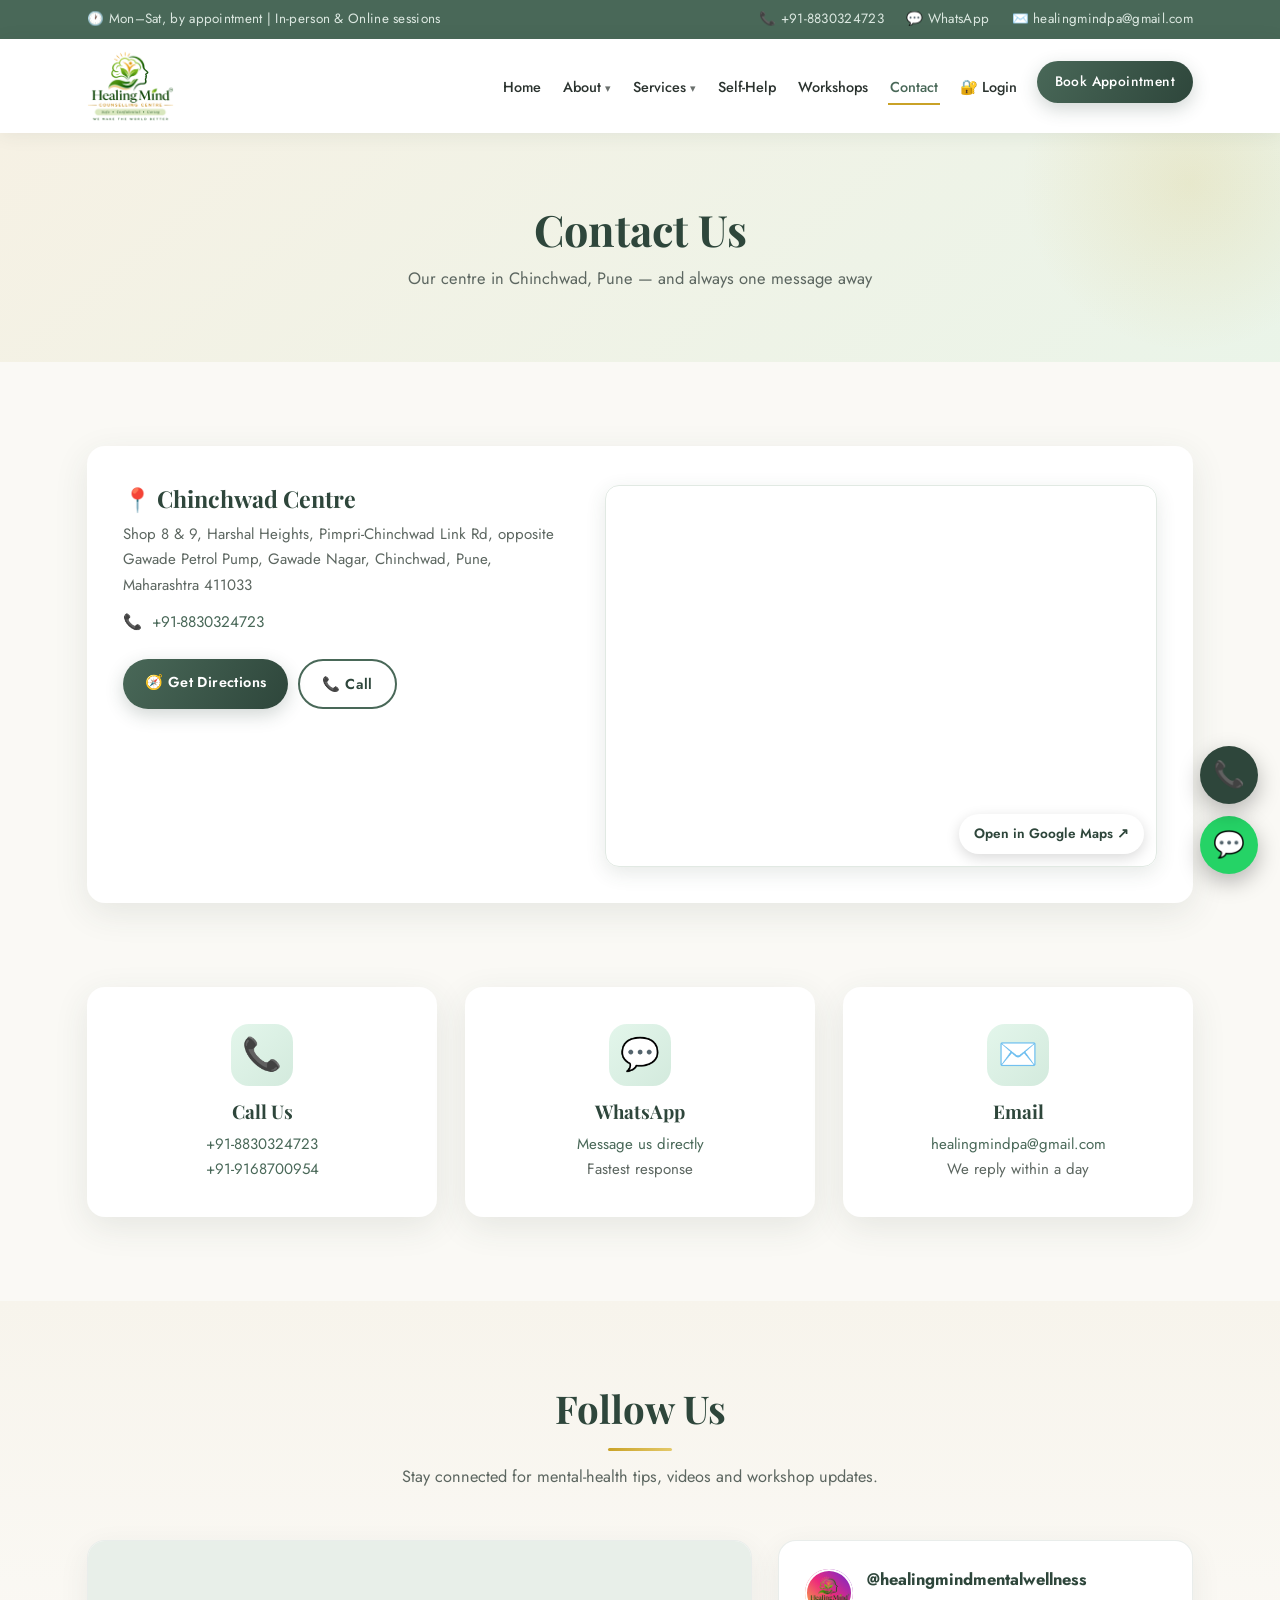
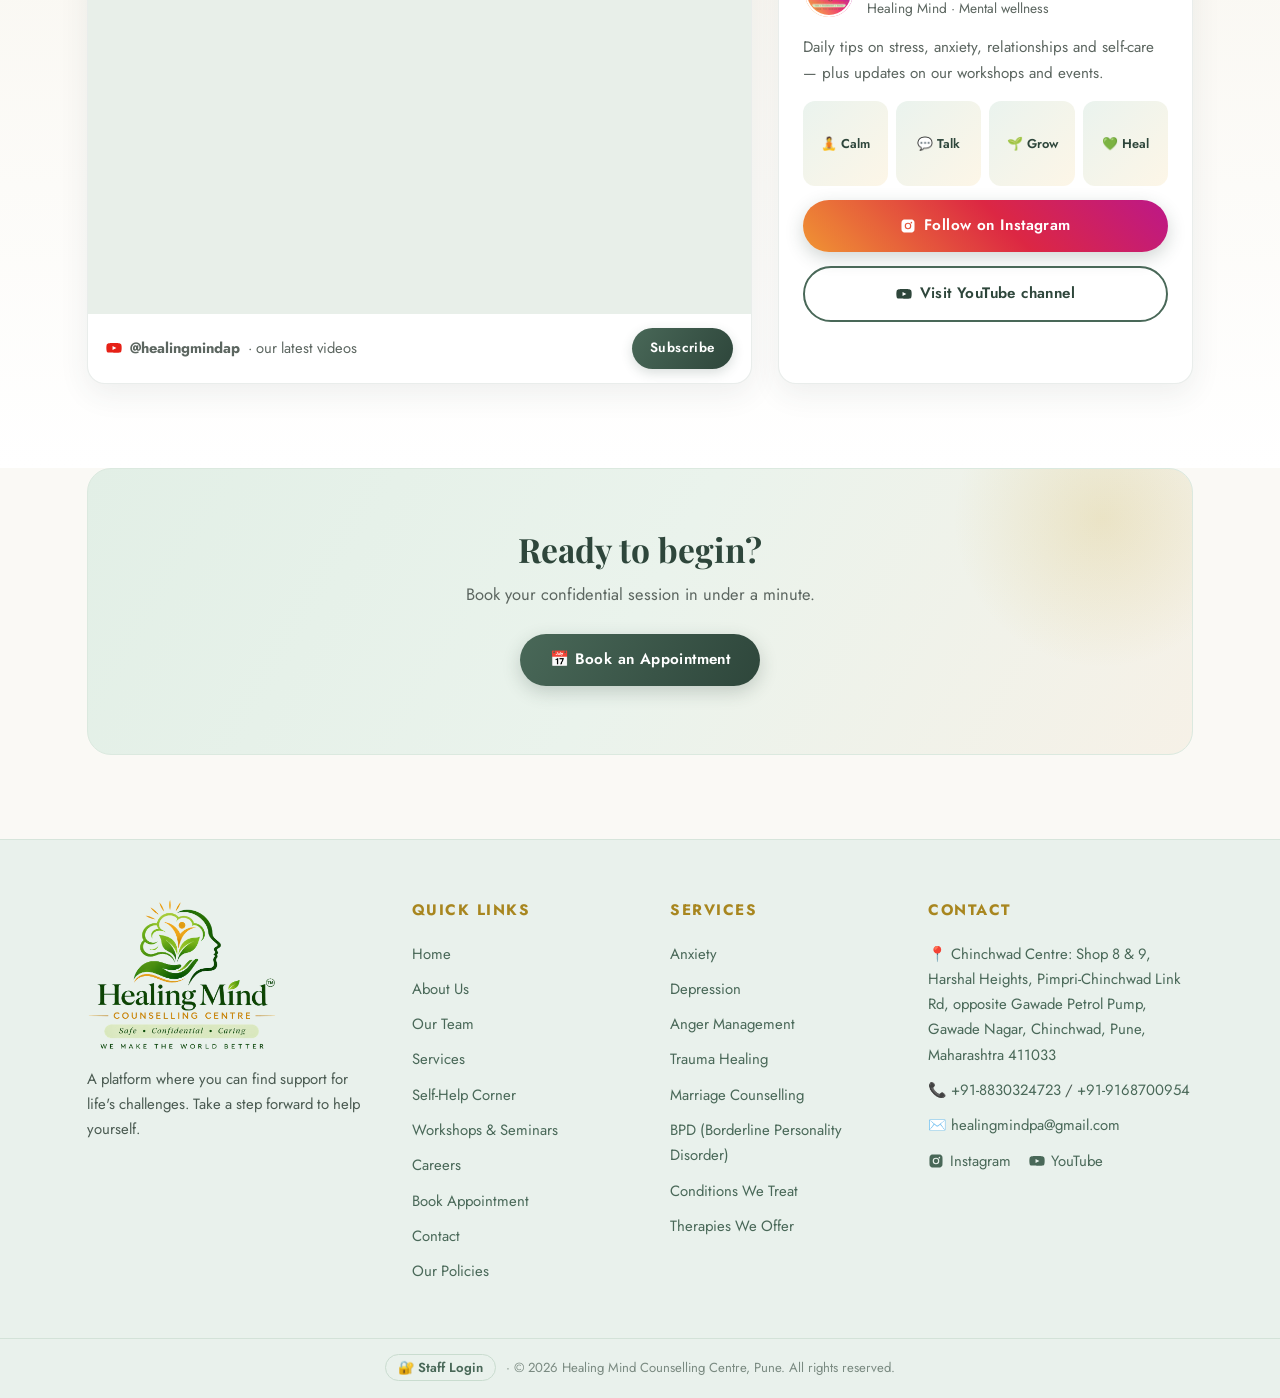
<file: contact.html>
<!DOCTYPE html>
<html lang="en">
<head>
<!-- Google tag (gtag.js) -->
<script async src="https://www.googletagmanager.com/gtag/js?id=AW-18147736876"></script>
<script>
window.dataLayer = window.dataLayer || [];
function gtag(){dataLayer.push(arguments);}
gtag('js', new Date());
gtag('config', 'AW-18147736876');
</script>
<meta charset="UTF-8">
<meta name="viewport" content="width=device-width, initial-scale=1.0">
<title>Contact Us | Healing Mind Counselling Centre, Pune</title>
<meta name="description" content="Contact Healing Mind Counselling Centre — our centre in Chinchwad, Pune, and online sessions.">
<meta property="og:type" content="website">
<meta property="og:site_name" content="Healing Mind Counselling Centre">
<meta property="og:title" content="Contact Us | Healing Mind Counselling Centre, Pune">
<meta property="og:description" content="Contact Healing Mind Counselling Centre — our centre in Chinchwad, Pune, and online sessions.">
<meta property="og:image" content="https://healingmindcounselling.com/images/og-image.jpg">
<meta property="og:url" content="https://www.healingmindcounselling.com/contact.html">
<meta name="twitter:card" content="summary">
<meta name="theme-color" content="#2e463b">
<link rel="icon" href="favicon.ico" sizes="any">
<link rel="icon" type="image/png" sizes="48x48" href="images/favicon-48.png">
<link rel="icon" type="image/png" sizes="192x192" href="images/favicon-192.png">
<link rel="apple-touch-icon" href="images/apple-touch-icon.png">
<link rel="preconnect" href="https://fonts.googleapis.com">
<link href="https://fonts.googleapis.com/css2?family=Playfair+Display:ital,wght@0,600;0,700;1,600&family=Jost:wght@400;500;600&display=swap" rel="stylesheet">
<link rel="stylesheet" href="css/style.css">
<!-- ======================================================
     ALL TEXT IS EDITED IN THE  content/  FOLDER
     ALL IMAGES ARE REPLACED IN THE  images/  FOLDER
     You normally never need to touch this file.
     ====================================================== -->
<script src="content/1-basic-info.js"></script>
<script src="content/2-addresses.js"></script>
<script src="content/3-home.js"></script>
<script src="content/4-about.js"></script>
<script src="content/5-services.js"></script>
<script src="content/6-testimonials.js"></script>
<script src="content/7-faq.js"></script>
<script src="content/8-careers.js"></script>
<script src="content/9-workshops.js"></script>
<script src="content/10-policy.js"></script>
<script src="content/11-gallery.js"></script>
<script src="content/12-team.js"></script>
<script src="content/13-selfhelp.js"></script>
<script src="content/14-conditions-therapies.js"></script>
</head>
<body data-page="contact">
<div id="topbar"></div>
<header class="site-header" id="header"></header>
<main id="main"></main>
<footer id="footer"></footer>
<div id="floats"></div>
<script src="js/render.js"></script>
</body>
</html>
</file>
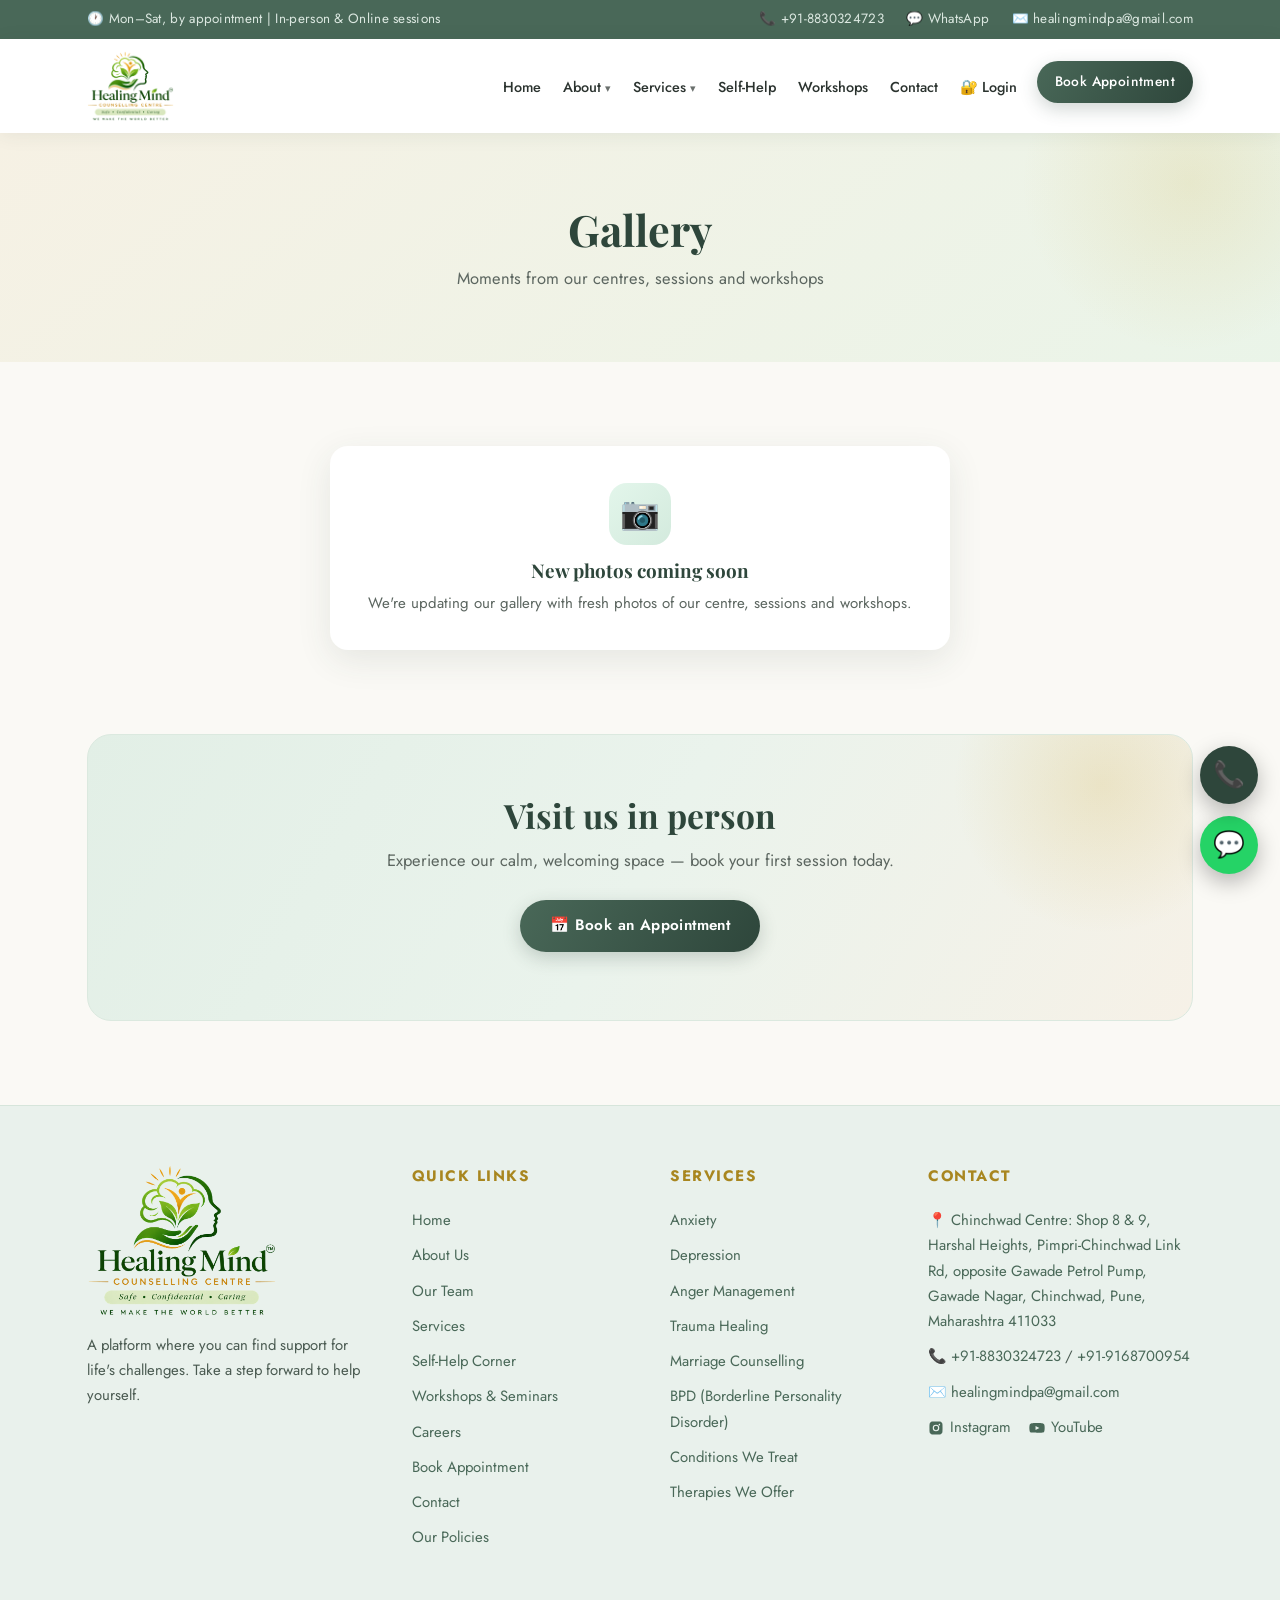
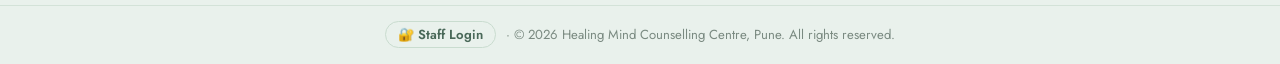
<file: gallery.html>
<!DOCTYPE html>
<html lang="en">
<head>
<!-- Google tag (gtag.js) -->
<script async src="https://www.googletagmanager.com/gtag/js?id=AW-18147736876"></script>
<script>
window.dataLayer = window.dataLayer || [];
function gtag(){dataLayer.push(arguments);}
gtag('js', new Date());
gtag('config', 'AW-18147736876');
</script>
<meta charset="UTF-8">
<meta name="viewport" content="width=device-width, initial-scale=1.0">
<title>Gallery | Healing Mind Counselling Centre, Pune</title>
<meta name="description" content="Photos of Healing Mind Counselling Centre — our Chinchwad centre, sessions and workshops.">
<meta property="og:type" content="website">
<meta property="og:site_name" content="Healing Mind Counselling Centre">
<meta property="og:title" content="Gallery | Healing Mind Counselling Centre, Pune">
<meta property="og:description" content="Photos of Healing Mind Counselling Centre — our Chinchwad centre, sessions and workshops.">
<meta property="og:image" content="https://healingmindcounselling.com/images/og-image.jpg">
<meta property="og:url" content="https://www.healingmindcounselling.com/gallery.html">
<meta name="twitter:card" content="summary">
<meta name="theme-color" content="#2e463b">
<link rel="icon" href="favicon.ico" sizes="any">
<link rel="icon" type="image/png" sizes="48x48" href="images/favicon-48.png">
<link rel="icon" type="image/png" sizes="192x192" href="images/favicon-192.png">
<link rel="apple-touch-icon" href="images/apple-touch-icon.png">
<link rel="preconnect" href="https://fonts.googleapis.com">
<link href="https://fonts.googleapis.com/css2?family=Playfair+Display:ital,wght@0,600;0,700;1,600&family=Jost:wght@400;500;600&display=swap" rel="stylesheet">
<link rel="stylesheet" href="css/style.css">
<!-- ======================================================
     ALL TEXT IS EDITED IN THE  content/  FOLDER
     ALL IMAGES ARE REPLACED IN THE  images/  FOLDER
     You normally never need to touch this file.
     ====================================================== -->
<script src="content/1-basic-info.js"></script>
<script src="content/2-addresses.js"></script>
<script src="content/3-home.js"></script>
<script src="content/4-about.js"></script>
<script src="content/5-services.js"></script>
<script src="content/6-testimonials.js"></script>
<script src="content/7-faq.js"></script>
<script src="content/8-careers.js"></script>
<script src="content/9-workshops.js"></script>
<script src="content/10-policy.js"></script>
<script src="content/11-gallery.js"></script>
<script src="content/12-team.js"></script>
<script src="content/13-selfhelp.js"></script>
<script src="content/14-conditions-therapies.js"></script>
</head>
<body data-page="gallery">
<div id="topbar"></div>
<header class="site-header" id="header"></header>
<main id="main"></main>
<footer id="footer"></footer>
<div id="floats"></div>
<script src="js/render.js"></script>
</body>
</html>
</file>
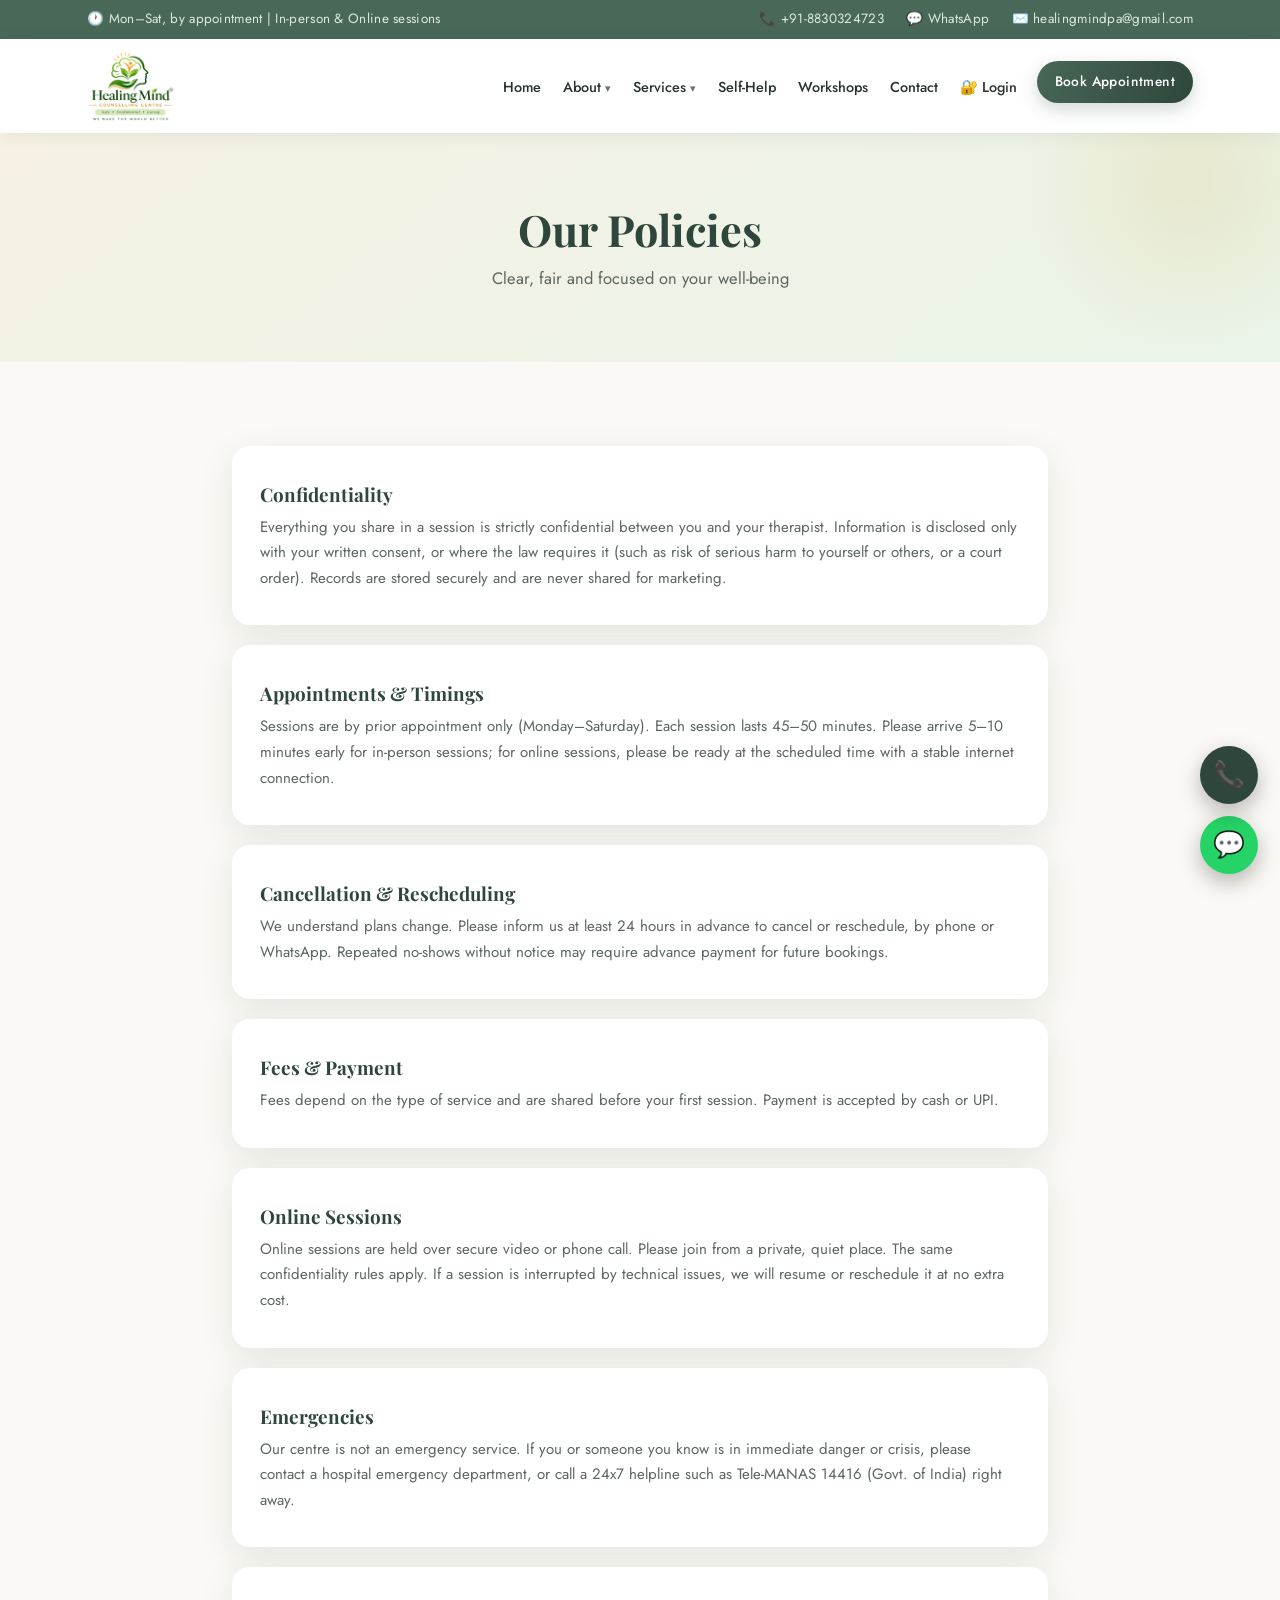
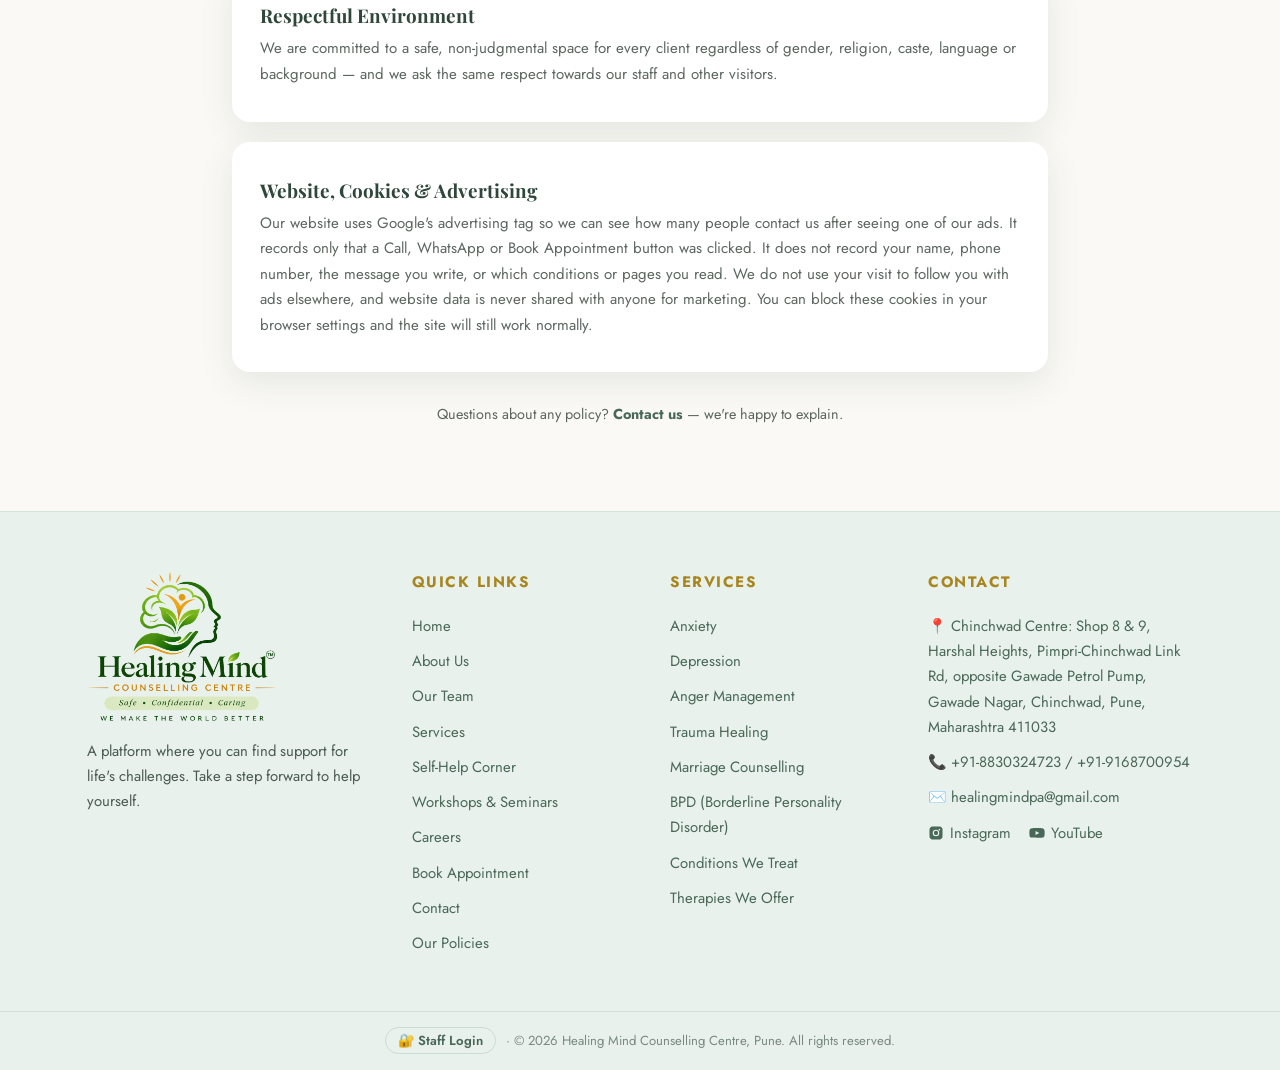
<file: policy.html>
<!DOCTYPE html>
<html lang="en">
<head>
<!-- Google tag (gtag.js) -->
<script async src="https://www.googletagmanager.com/gtag/js?id=AW-18147736876"></script>
<script>
window.dataLayer = window.dataLayer || [];
function gtag(){dataLayer.push(arguments);}
gtag('js', new Date());
gtag('config', 'AW-18147736876');
</script>
<meta charset="UTF-8">
<meta name="viewport" content="width=device-width, initial-scale=1.0">
<title>Our Policies | Healing Mind Counselling Centre, Pune</title>
<meta name="description" content="Confidentiality, appointments, cancellation and payment policies of Healing Mind Counselling Centre, Pune.">
<meta property="og:type" content="website">
<meta property="og:site_name" content="Healing Mind Counselling Centre">
<meta property="og:title" content="Our Policies | Healing Mind Counselling Centre, Pune">
<meta property="og:description" content="Confidentiality, appointments, cancellation and payment policies of Healing Mind Counselling Centre, Pune.">
<meta property="og:image" content="https://healingmindcounselling.com/images/og-image.jpg">
<meta property="og:url" content="https://www.healingmindcounselling.com/policy.html">
<meta name="twitter:card" content="summary">
<meta name="theme-color" content="#2e463b">
<link rel="icon" href="favicon.ico" sizes="any">
<link rel="icon" type="image/png" sizes="48x48" href="images/favicon-48.png">
<link rel="icon" type="image/png" sizes="192x192" href="images/favicon-192.png">
<link rel="apple-touch-icon" href="images/apple-touch-icon.png">
<link rel="preconnect" href="https://fonts.googleapis.com">
<link href="https://fonts.googleapis.com/css2?family=Playfair+Display:ital,wght@0,600;0,700;1,600&family=Jost:wght@400;500;600&display=swap" rel="stylesheet">
<link rel="stylesheet" href="css/style.css">
<!-- ======================================================
     ALL TEXT IS EDITED IN THE  content/  FOLDER
     ALL IMAGES ARE REPLACED IN THE  images/  FOLDER
     You normally never need to touch this file.
     ====================================================== -->
<script src="content/1-basic-info.js"></script>
<script src="content/2-addresses.js"></script>
<script src="content/3-home.js"></script>
<script src="content/4-about.js"></script>
<script src="content/5-services.js"></script>
<script src="content/6-testimonials.js"></script>
<script src="content/7-faq.js"></script>
<script src="content/8-careers.js"></script>
<script src="content/9-workshops.js"></script>
<script src="content/10-policy.js"></script>
<script src="content/11-gallery.js"></script>
<script src="content/12-team.js"></script>
<script src="content/13-selfhelp.js"></script>
<script src="content/14-conditions-therapies.js"></script>
</head>
<body data-page="policy">
<div id="topbar"></div>
<header class="site-header" id="header"></header>
<main id="main"></main>
<footer id="footer"></footer>
<div id="floats"></div>
<script src="js/render.js"></script>
</body>
</html>
</file>
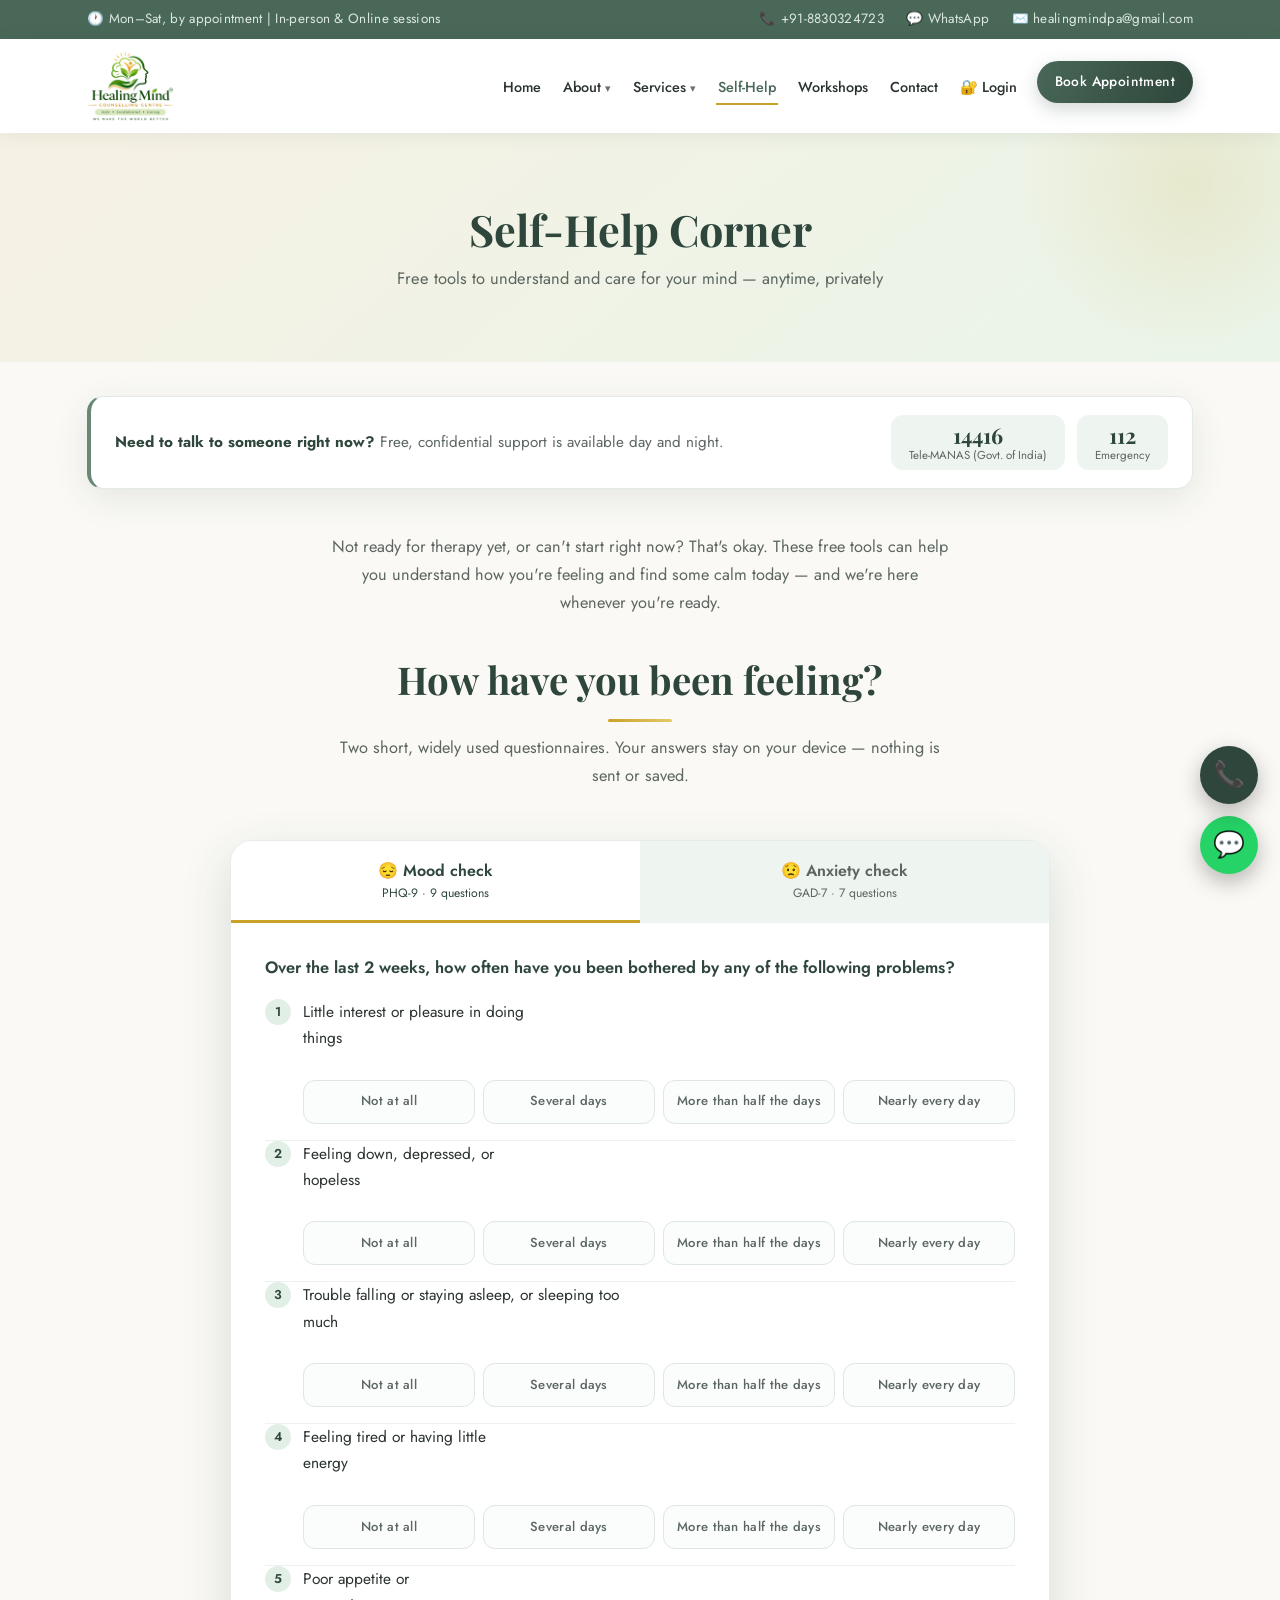
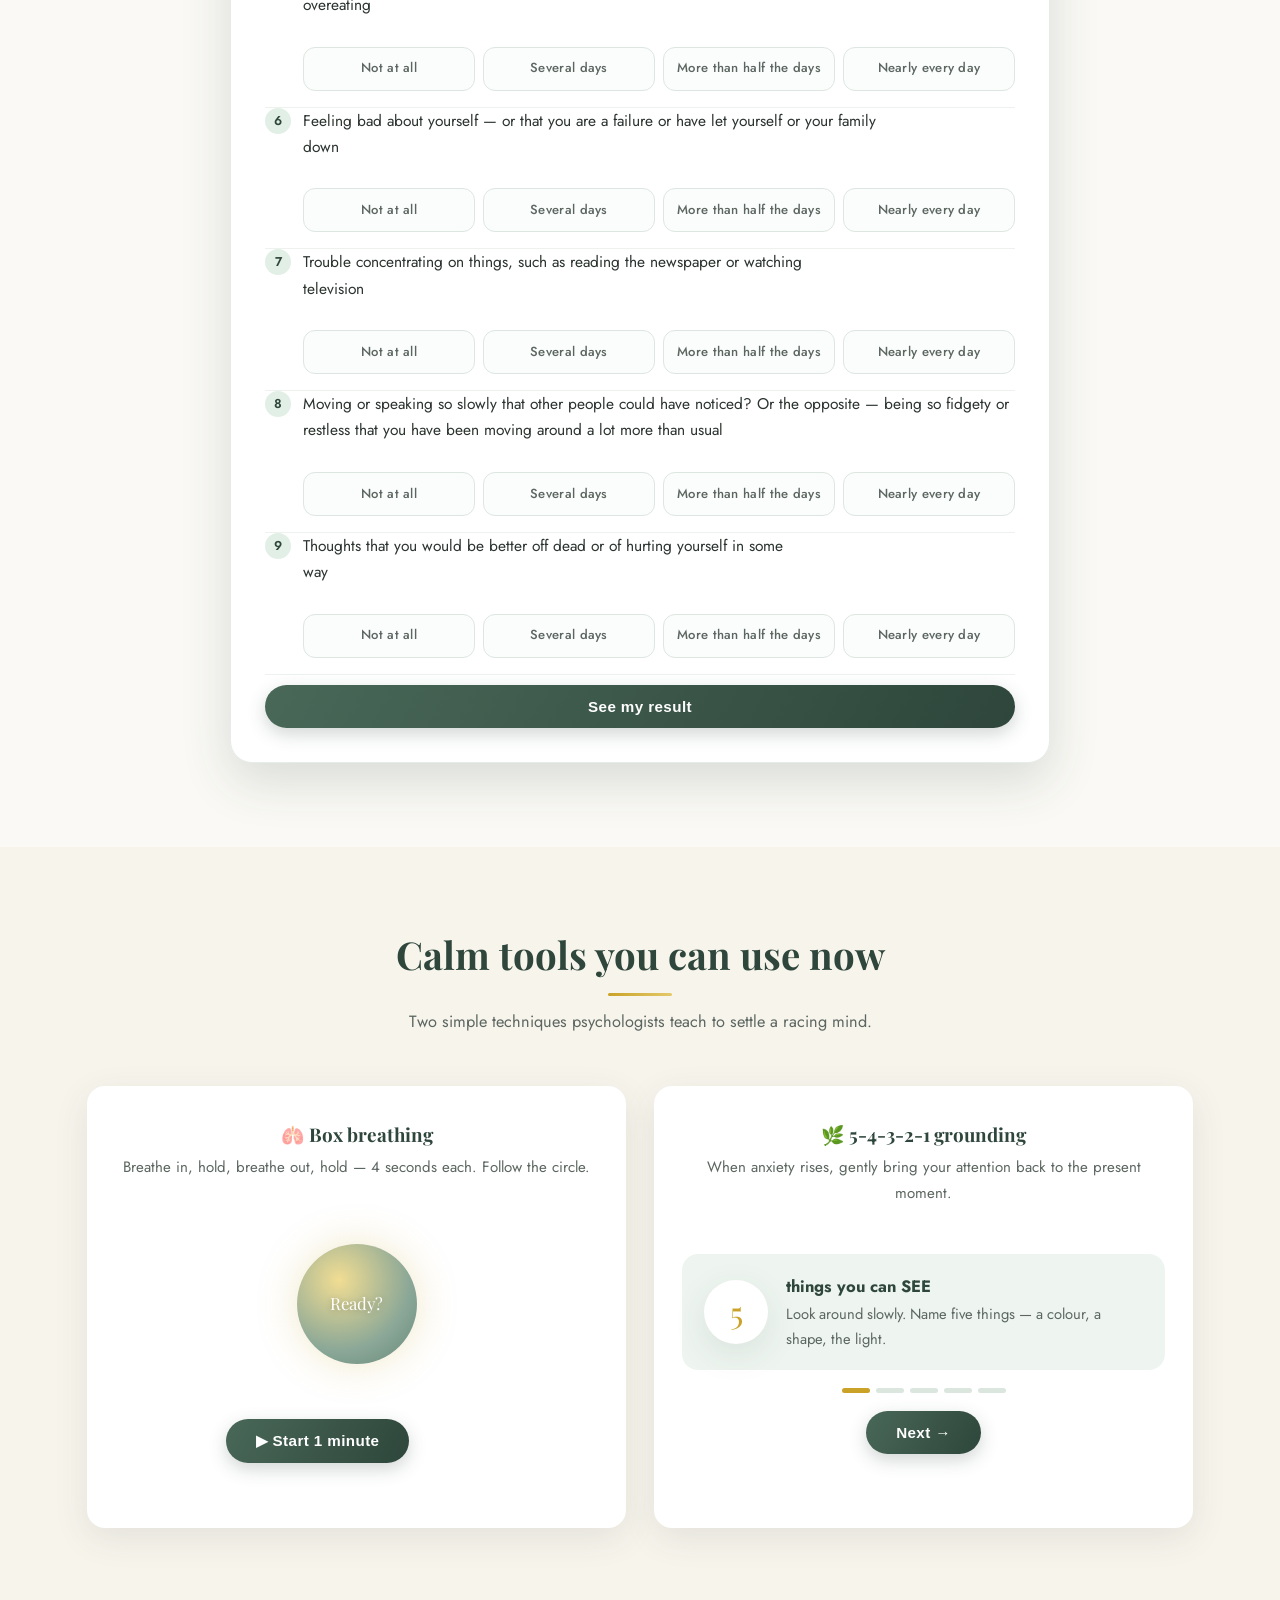
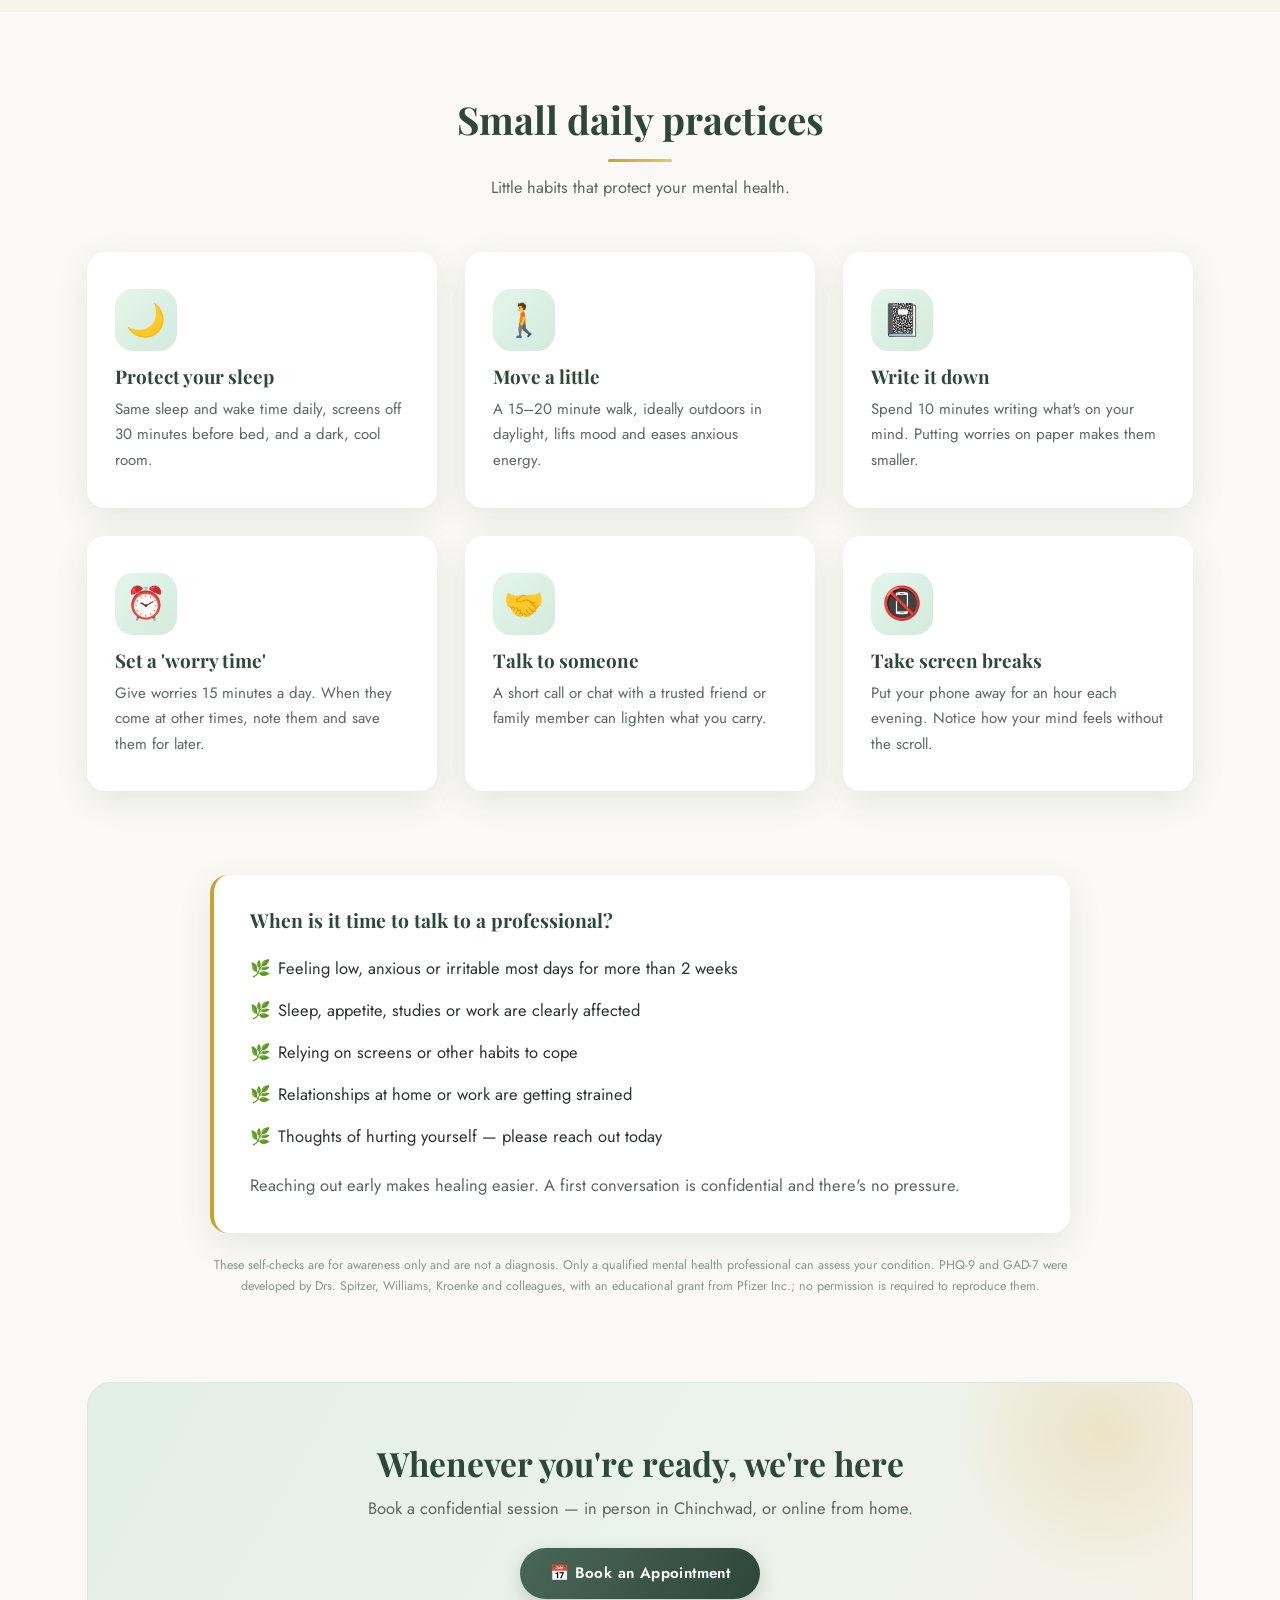
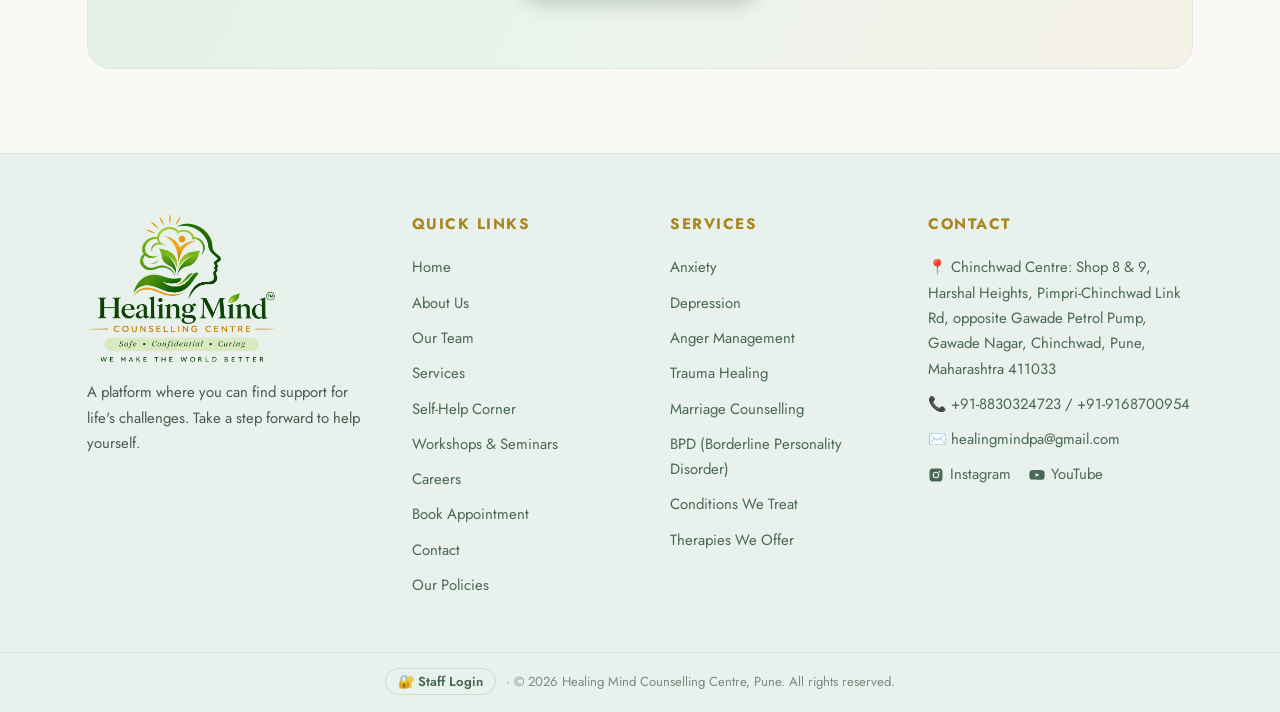
<file: selfhelp.html>
<!DOCTYPE html>
<html lang="en">
<head>
<!-- Google tag (gtag.js) -->
<script async src="https://www.googletagmanager.com/gtag/js?id=AW-18147736876"></script>
<script>
window.dataLayer = window.dataLayer || [];
function gtag(){dataLayer.push(arguments);}
gtag('js', new Date());
gtag('config', 'AW-18147736876');
</script>
<meta charset="UTF-8">
<meta name="viewport" content="width=device-width, initial-scale=1.0">
<title>Self-Help Corner | Healing Mind Counselling Centre, Pune</title>
<meta name="description" content="Free mood and anxiety self-checks, guided breathing, grounding exercises, daily practices and free 24x7 helplines.">
<meta property="og:type" content="website">
<meta property="og:site_name" content="Healing Mind Counselling Centre">
<meta property="og:title" content="Self-Help Corner | Healing Mind Counselling Centre, Pune">
<meta property="og:description" content="Free mood and anxiety self-checks, guided breathing, grounding exercises, daily practices and free 24x7 helplines.">
<meta property="og:image" content="https://healingmindcounselling.com/images/og-image.jpg">
<meta property="og:url" content="https://www.healingmindcounselling.com/selfhelp.html">
<meta name="twitter:card" content="summary">
<meta name="theme-color" content="#2e463b">
<link rel="icon" href="favicon.ico" sizes="any">
<link rel="icon" type="image/png" sizes="48x48" href="images/favicon-48.png">
<link rel="icon" type="image/png" sizes="192x192" href="images/favicon-192.png">
<link rel="apple-touch-icon" href="images/apple-touch-icon.png">
<link rel="preconnect" href="https://fonts.googleapis.com">
<link href="https://fonts.googleapis.com/css2?family=Playfair+Display:ital,wght@0,600;0,700;1,600&family=Jost:wght@400;500;600&display=swap" rel="stylesheet">
<link rel="stylesheet" href="css/style.css">
<!-- ======================================================
     ALL TEXT IS EDITED IN THE  content/  FOLDER
     ALL IMAGES ARE REPLACED IN THE  images/  FOLDER
     You normally never need to touch this file.
     ====================================================== -->
<script src="content/1-basic-info.js"></script>
<script src="content/2-addresses.js"></script>
<script src="content/3-home.js"></script>
<script src="content/4-about.js"></script>
<script src="content/5-services.js"></script>
<script src="content/6-testimonials.js"></script>
<script src="content/7-faq.js"></script>
<script src="content/8-careers.js"></script>
<script src="content/9-workshops.js"></script>
<script src="content/10-policy.js"></script>
<script src="content/11-gallery.js"></script>
<script src="content/12-team.js"></script>
<script src="content/13-selfhelp.js"></script>
<script src="content/14-conditions-therapies.js"></script>
</head>
<body data-page="selfhelp">
<div id="topbar"></div>
<header class="site-header" id="header"></header>
<main id="main"></main>
<footer id="footer"></footer>
<div id="floats"></div>
<script src="js/render.js"></script>
</body>
</html>
</file>
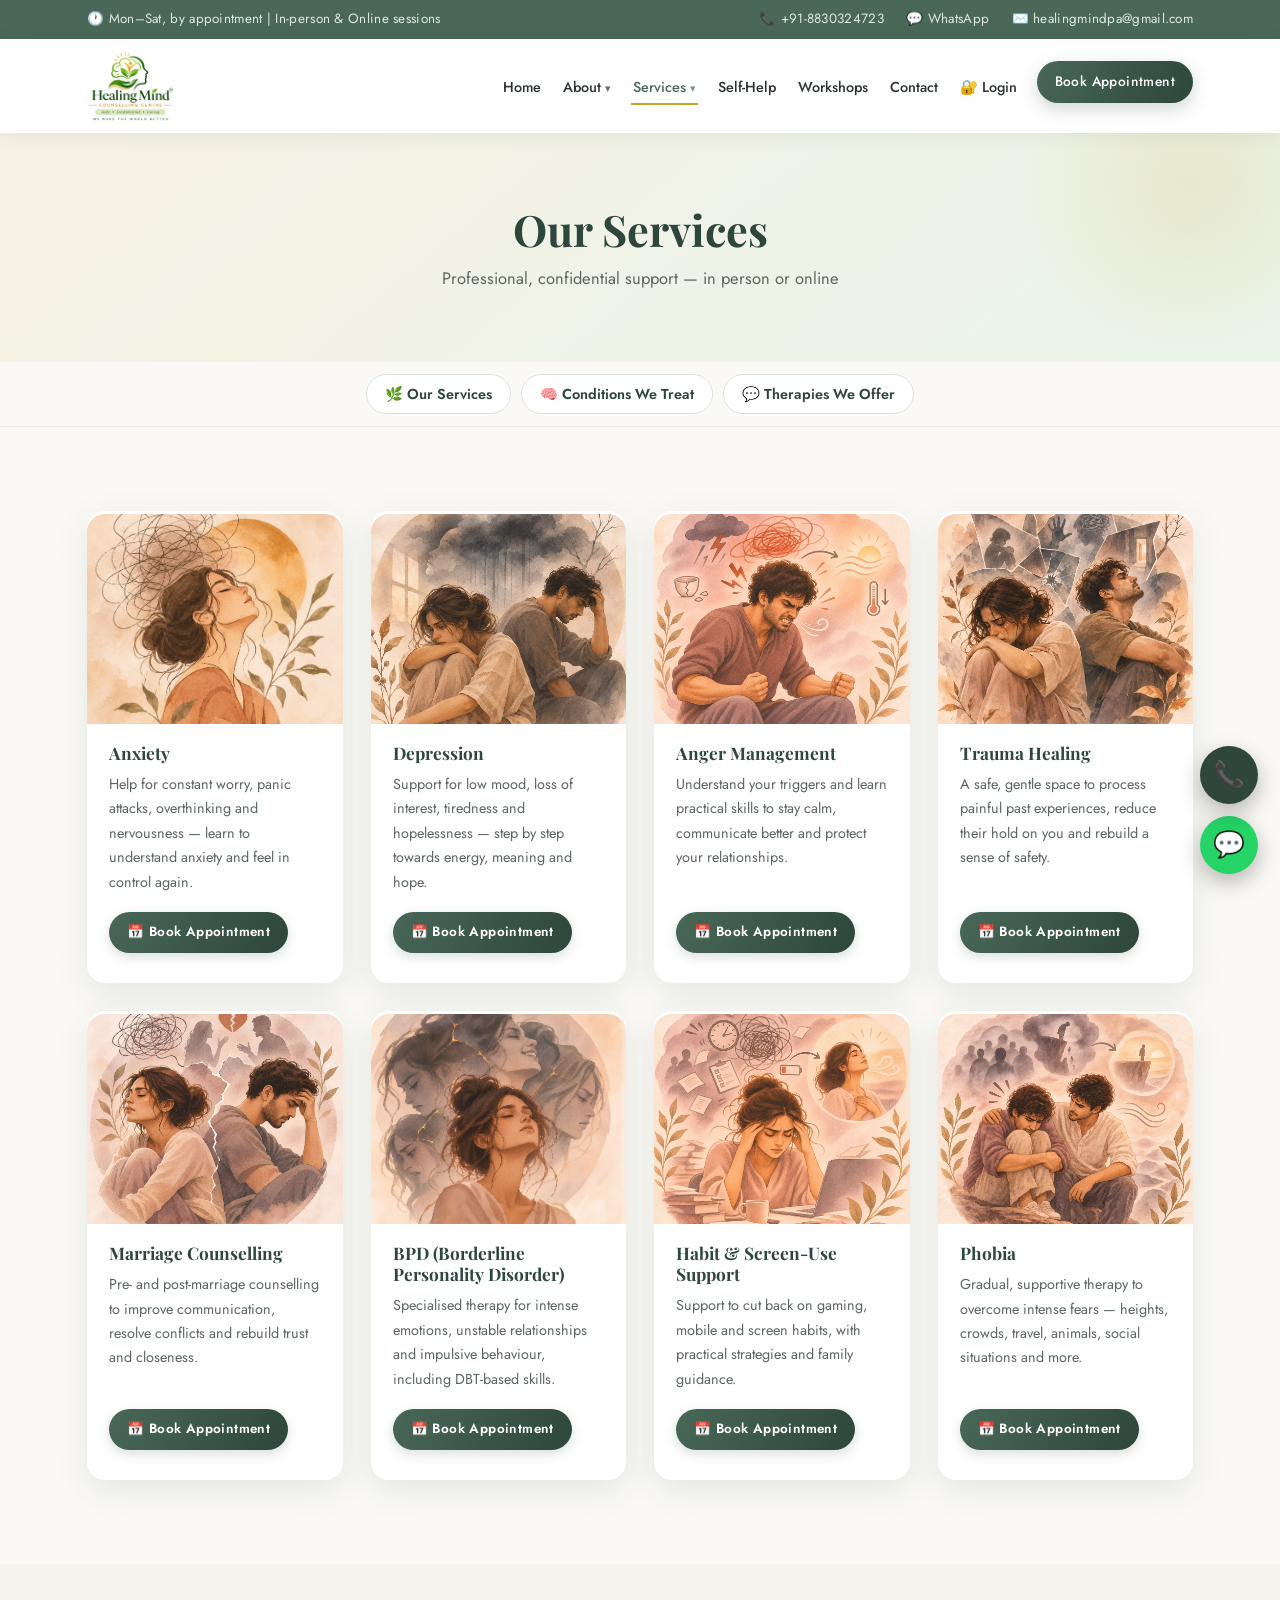
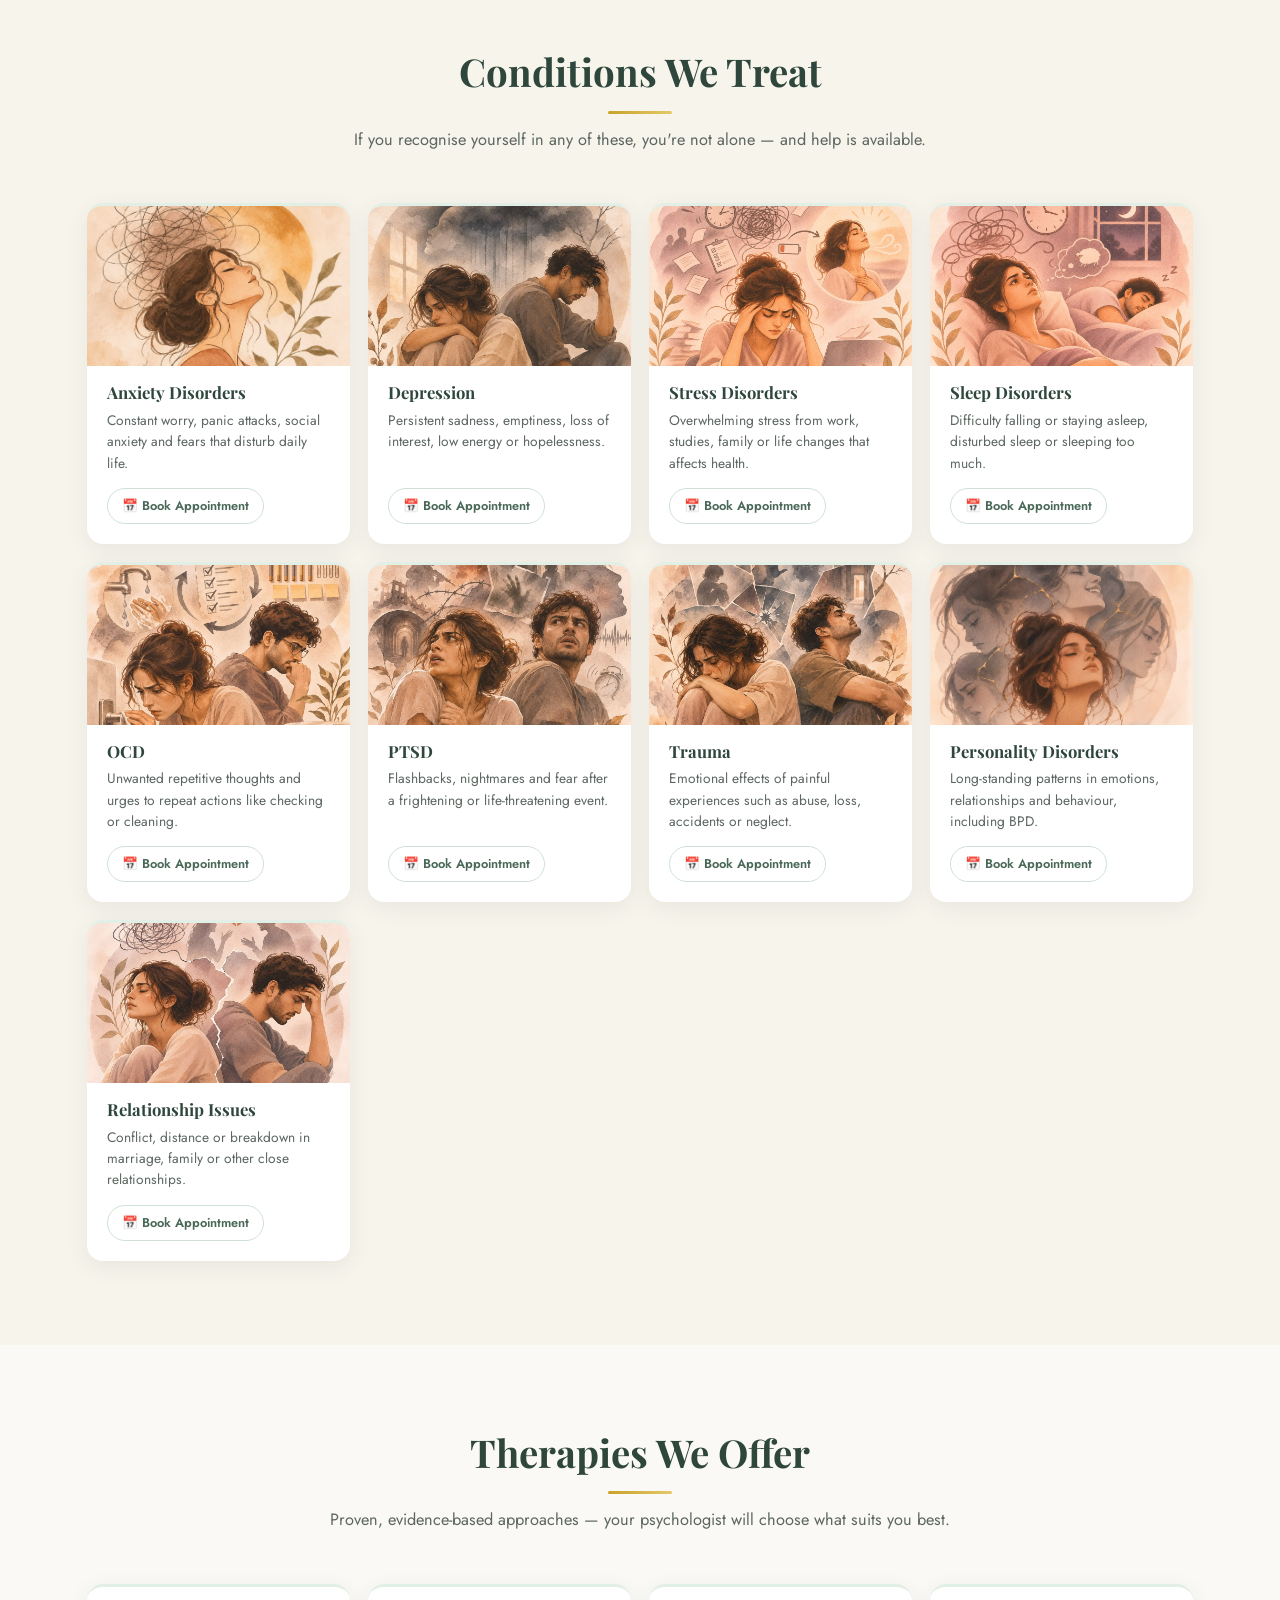
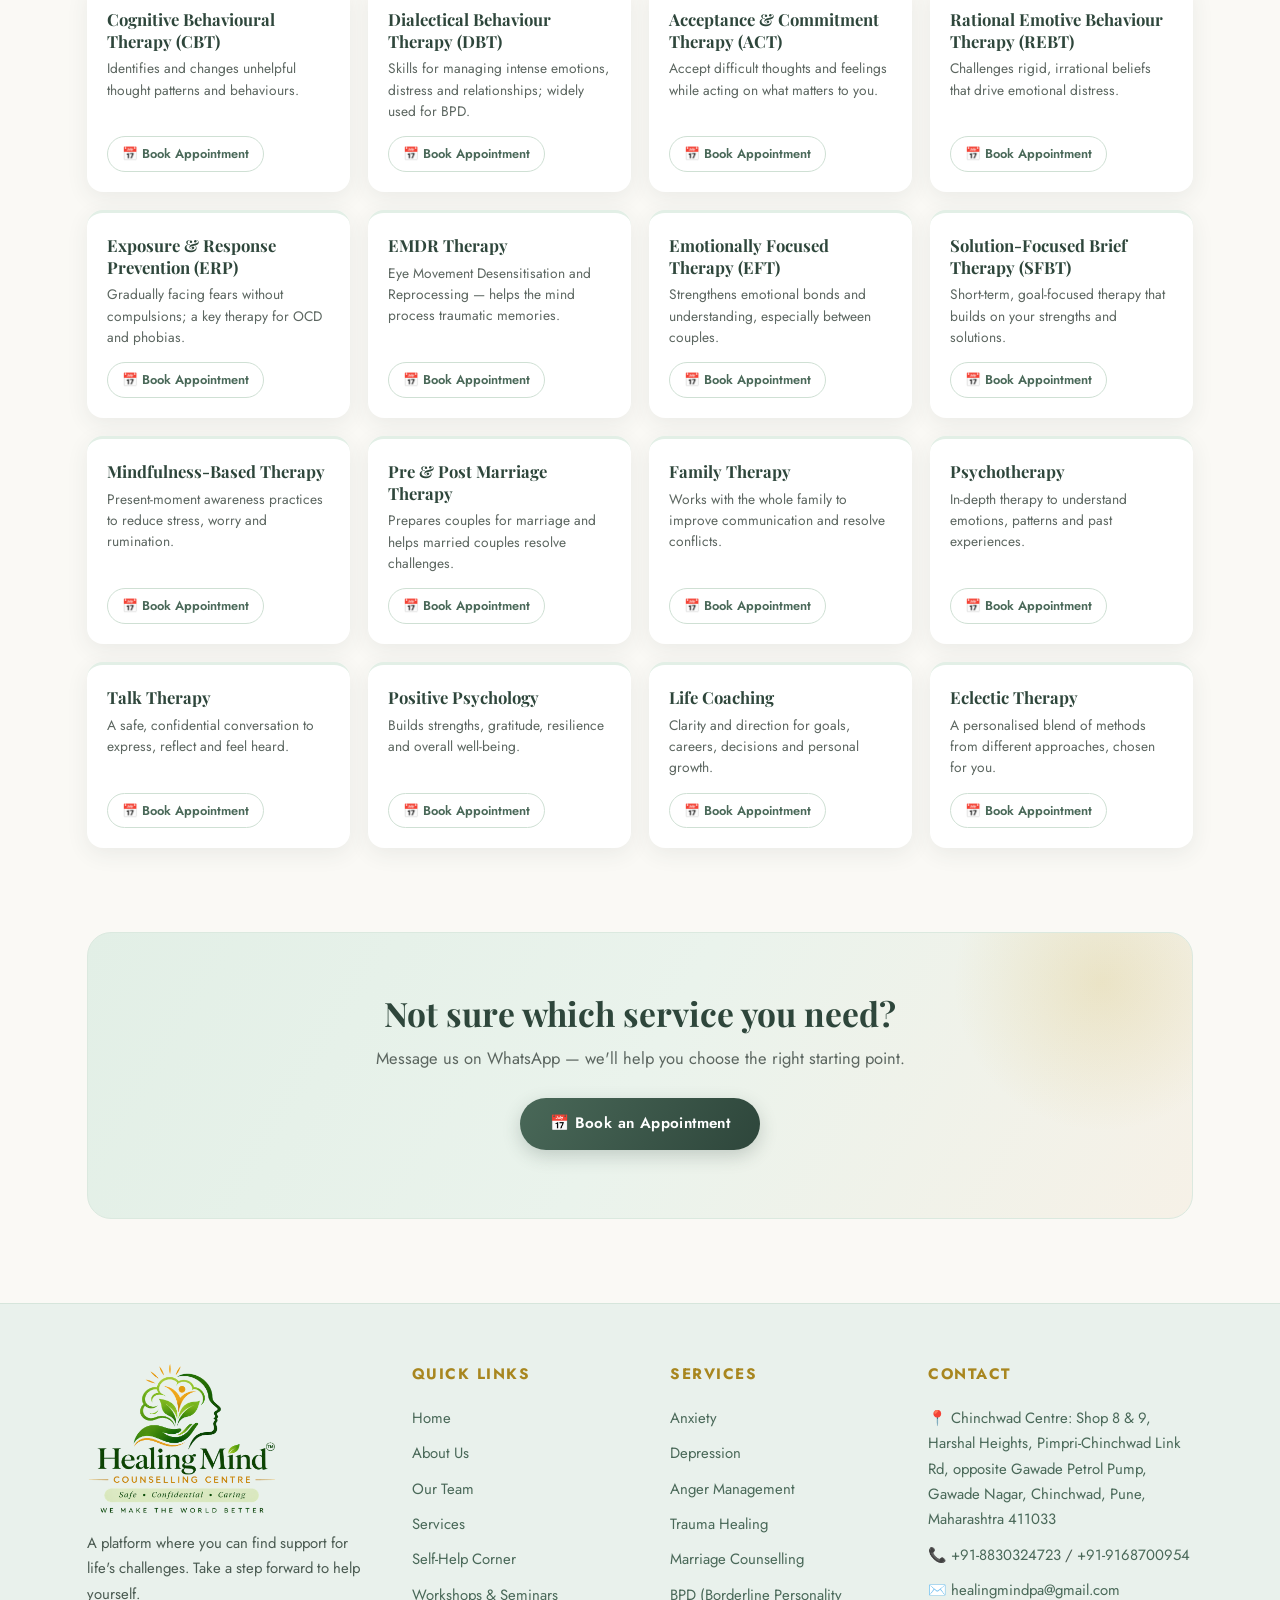
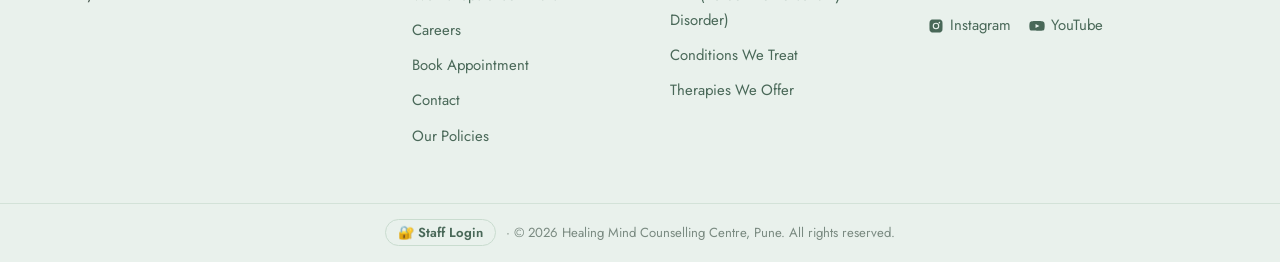
<file: services.html>
<!DOCTYPE html>
<html lang="en">
<head>
<!-- Google tag (gtag.js) -->
<script async src="https://www.googletagmanager.com/gtag/js?id=AW-18147736876"></script>
<script>
window.dataLayer = window.dataLayer || [];
function gtag(){dataLayer.push(arguments);}
gtag('js', new Date());
gtag('config', 'AW-18147736876');
</script>
<meta charset="UTF-8">
<meta name="viewport" content="width=device-width, initial-scale=1.0">
<title>Our Services | Healing Mind Counselling Centre, Pune</title>
<meta name="description" content="Counselling, psychotherapy, anxiety treatment, stress management, anger management and more in Pune.">
<meta property="og:type" content="website">
<meta property="og:site_name" content="Healing Mind Counselling Centre">
<meta property="og:title" content="Our Services | Healing Mind Counselling Centre, Pune">
<meta property="og:description" content="Counselling, psychotherapy, anxiety treatment, stress management, anger management and more in Pune.">
<meta property="og:image" content="https://healingmindcounselling.com/images/og-image.jpg">
<meta property="og:url" content="https://www.healingmindcounselling.com/services.html">
<meta name="twitter:card" content="summary">
<meta name="theme-color" content="#2e463b">
<link rel="icon" href="favicon.ico" sizes="any">
<link rel="icon" type="image/png" sizes="48x48" href="images/favicon-48.png">
<link rel="icon" type="image/png" sizes="192x192" href="images/favicon-192.png">
<link rel="apple-touch-icon" href="images/apple-touch-icon.png">
<link rel="preconnect" href="https://fonts.googleapis.com">
<link href="https://fonts.googleapis.com/css2?family=Playfair+Display:ital,wght@0,600;0,700;1,600&family=Jost:wght@400;500;600&display=swap" rel="stylesheet">
<link rel="stylesheet" href="css/style.css">
<!-- ======================================================
     ALL TEXT IS EDITED IN THE  content/  FOLDER
     ALL IMAGES ARE REPLACED IN THE  images/  FOLDER
     You normally never need to touch this file.
     ====================================================== -->
<script src="content/1-basic-info.js"></script>
<script src="content/2-addresses.js"></script>
<script src="content/3-home.js"></script>
<script src="content/4-about.js"></script>
<script src="content/5-services.js"></script>
<script src="content/6-testimonials.js"></script>
<script src="content/7-faq.js"></script>
<script src="content/8-careers.js"></script>
<script src="content/9-workshops.js"></script>
<script src="content/10-policy.js"></script>
<script src="content/11-gallery.js"></script>
<script src="content/12-team.js"></script>
<script src="content/13-selfhelp.js"></script>
<script src="content/14-conditions-therapies.js"></script>
</head>
<body data-page="services">
<div id="topbar"></div>
<header class="site-header" id="header"></header>
<main id="main"></main>
<footer id="footer"></footer>
<div id="floats"></div>
<script src="js/render.js"></script>
</body>
</html>
</file>
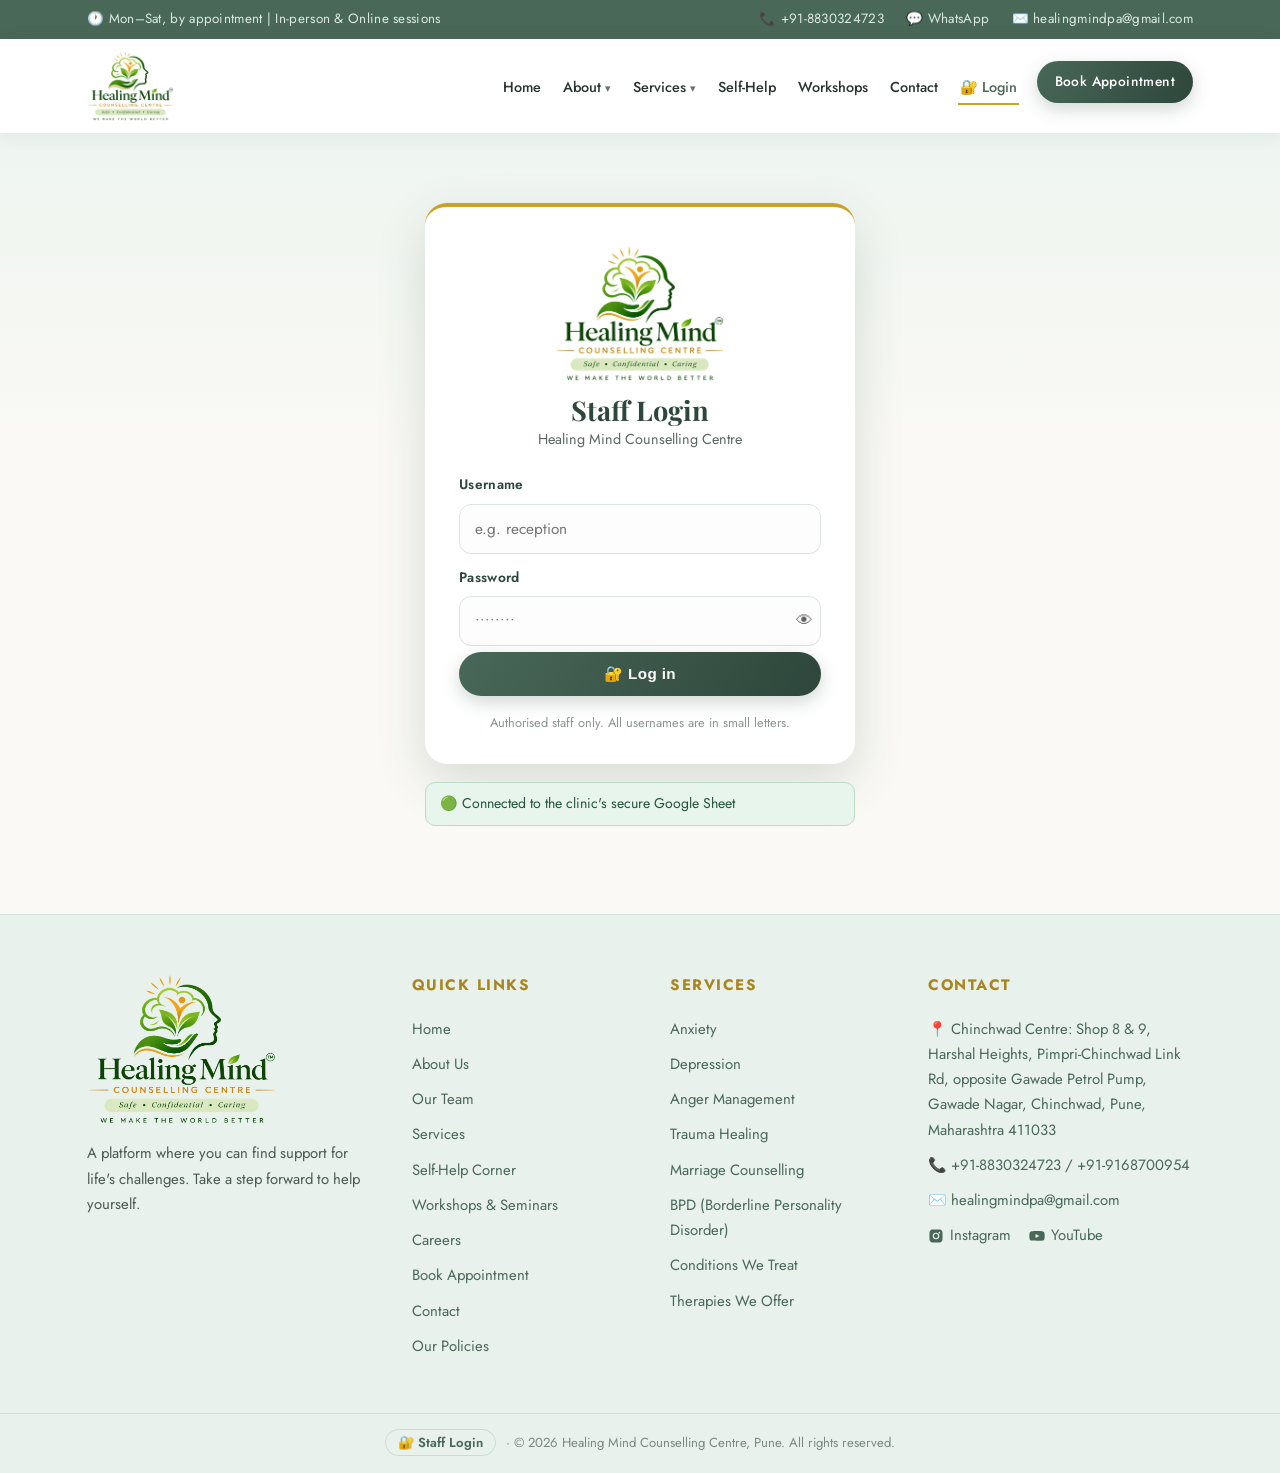
<file: staff.html>
<!DOCTYPE html>
<html lang="en">
<head>
<!-- Google tag (gtag.js) -->
<script async src="https://www.googletagmanager.com/gtag/js?id=AW-18147736876"></script>
<script>
window.dataLayer = window.dataLayer || [];
function gtag(){dataLayer.push(arguments);}
gtag('js', new Date());
gtag('config', 'AW-18147736876');
</script>
<meta charset="UTF-8">
<meta name="robots" content="noindex, nofollow">
<meta name="viewport" content="width=device-width, initial-scale=1.0">
<title>Staff Login | Healing Mind Counselling Centre</title>
<meta name="description" content="Join our team — psychologist, intern and coordinator openings at Healing Mind Counselling Centre, Pune.">
<meta property="og:type" content="website">
<meta property="og:site_name" content="Healing Mind Counselling Centre">
<meta property="og:title" content="Careers | Healing Mind Counselling Centre, Pune">
<meta property="og:description" content="Join our team — psychologist, intern and coordinator openings at Healing Mind Counselling Centre, Pune.">
<meta property="og:image" content="https://healingmindcounselling.com/images/og-image.jpg">
<meta property="og:url" content="https://www.healingmindcounselling.com/careers.html">
<meta name="twitter:card" content="summary">
<meta name="theme-color" content="#2e463b">
<link rel="icon" href="favicon.ico" sizes="any">
<link rel="icon" type="image/png" sizes="48x48" href="images/favicon-48.png">
<link rel="icon" type="image/png" sizes="192x192" href="images/favicon-192.png">
<link rel="apple-touch-icon" href="images/apple-touch-icon.png">
<link rel="preconnect" href="https://fonts.googleapis.com">
<link href="https://fonts.googleapis.com/css2?family=Playfair+Display:ital,wght@0,600;0,700;1,600&family=Jost:wght@400;500;600&display=swap" rel="stylesheet">
<link rel="stylesheet" href="css/style.css">
<!-- ======================================================
     ALL TEXT IS EDITED IN THE  content/  FOLDER
     ALL IMAGES ARE REPLACED IN THE  images/  FOLDER
     You normally never need to touch this file.
     ====================================================== -->
<script src="content/1-basic-info.js"></script>
<script src="content/2-addresses.js"></script>
<script src="content/3-home.js"></script>
<script src="content/4-about.js"></script>
<script src="content/5-services.js"></script>
<script src="content/6-testimonials.js"></script>
<script src="content/7-faq.js"></script>
<script src="content/8-careers.js"></script>
<script src="content/9-workshops.js"></script>
<script src="content/10-policy.js"></script>
<script src="content/11-gallery.js"></script>
<script src="content/12-team.js"></script>
<script src="content/13-selfhelp.js"></script>
<script src="content/14-conditions-therapies.js"></script>
</head>
<body data-page="staff">
<div id="topbar"></div>
<header class="site-header" id="header"></header>
<main id="main"></main>
<footer id="footer"></footer>
<div id="floats"></div>
<script src="js/render.js"></script>
<script src="js/staff.js"></script>
</body>
</html>
</file>
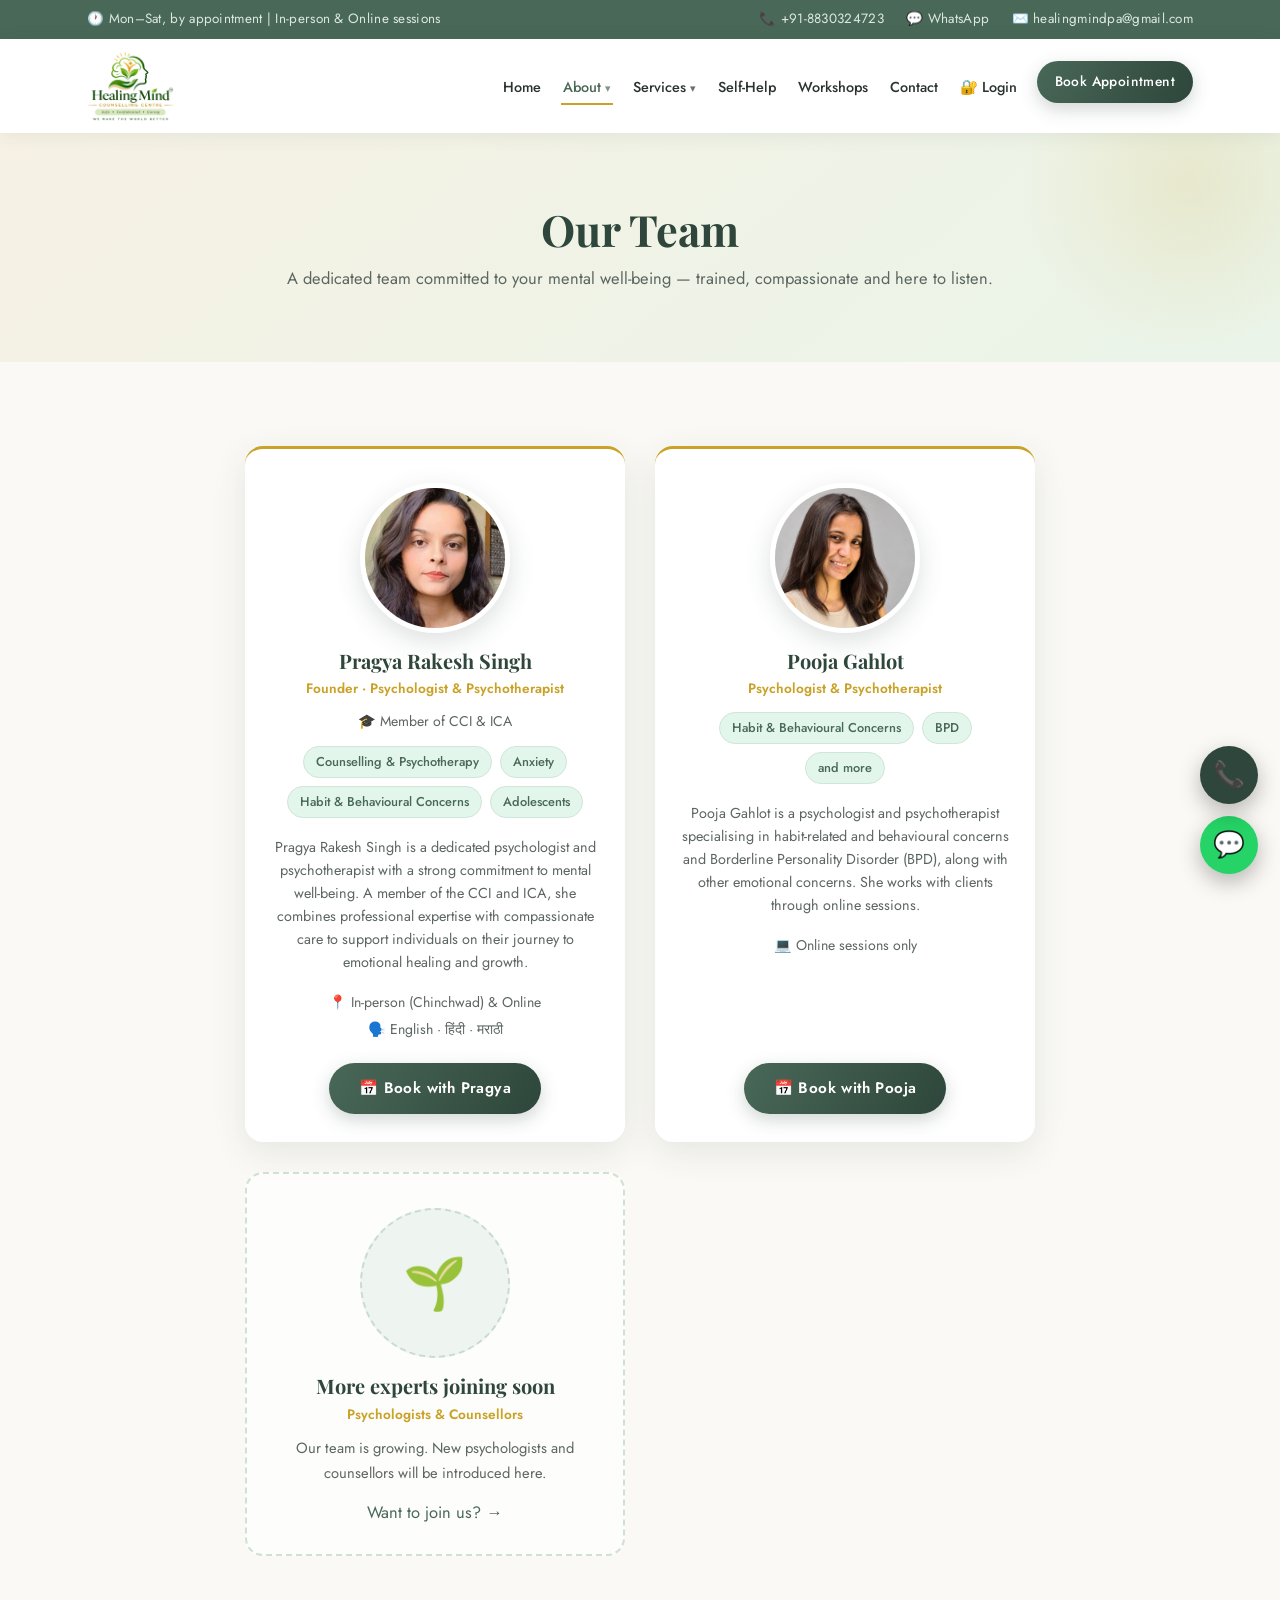
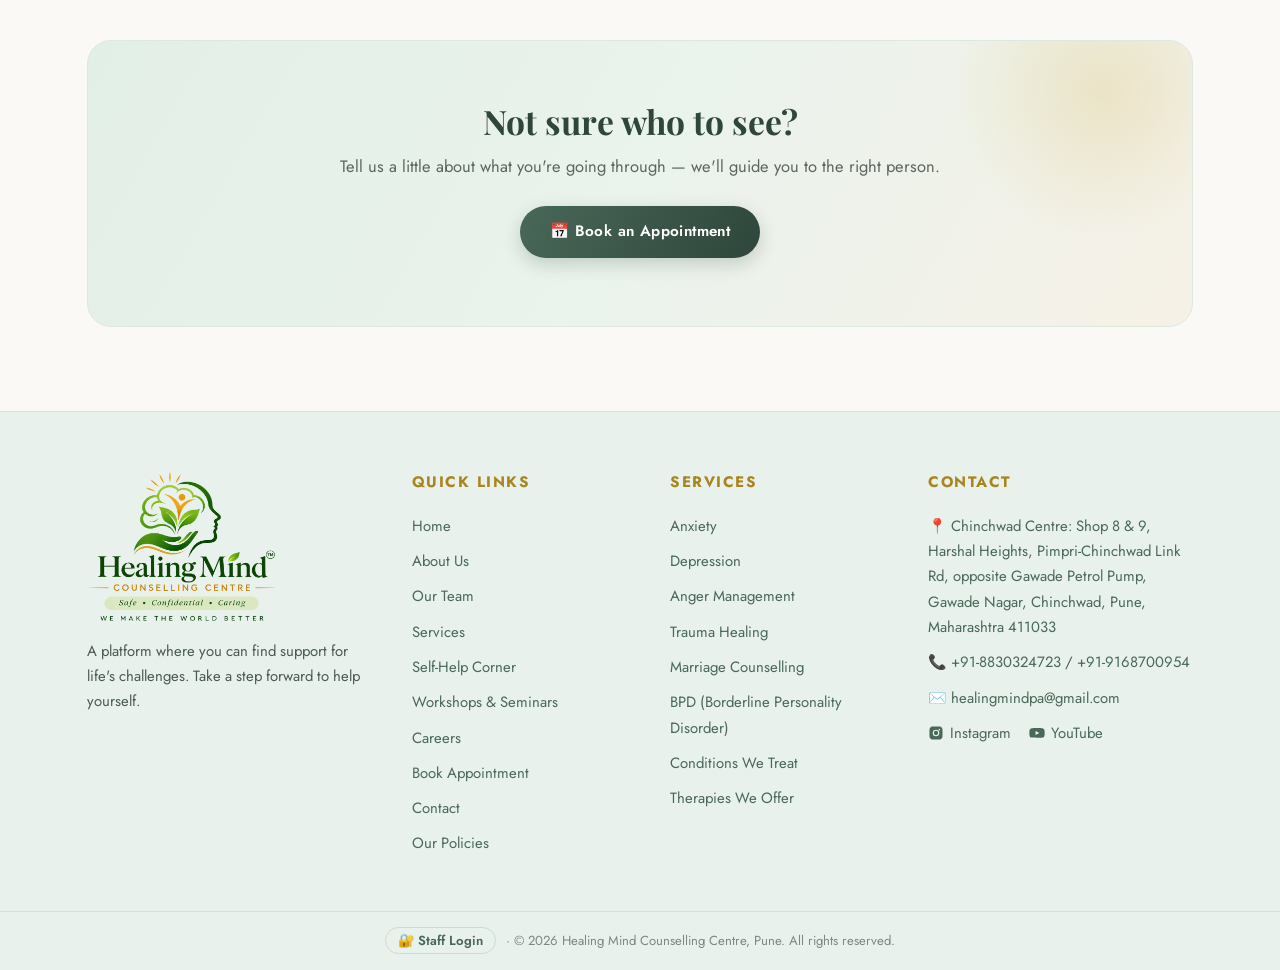
<file: team.html>
<!DOCTYPE html>
<html lang="en">
<head>
<!-- Google tag (gtag.js) -->
<script async src="https://www.googletagmanager.com/gtag/js?id=AW-18147736876"></script>
<script>
window.dataLayer = window.dataLayer || [];
function gtag(){dataLayer.push(arguments);}
gtag('js', new Date());
gtag('config', 'AW-18147736876');
</script>
<meta charset="UTF-8">
<meta name="viewport" content="width=device-width, initial-scale=1.0">
<title>Our Team | Healing Mind Counselling Centre, Pune</title>
<meta name="description" content="Meet the psychologists and counsellors at Healing Mind Counselling Centre, Chinchwad, Pune.">
<meta property="og:type" content="website">
<meta property="og:site_name" content="Healing Mind Counselling Centre">
<meta property="og:title" content="Our Team | Healing Mind Counselling Centre, Pune">
<meta property="og:description" content="Meet the psychologists and counsellors at Healing Mind Counselling Centre, Chinchwad, Pune.">
<meta property="og:image" content="https://healingmindcounselling.com/images/og-image.jpg">
<meta property="og:url" content="https://www.healingmindcounselling.com/team.html">
<meta name="twitter:card" content="summary">
<meta name="theme-color" content="#2e463b">
<link rel="icon" href="favicon.ico" sizes="any">
<link rel="icon" type="image/png" sizes="48x48" href="images/favicon-48.png">
<link rel="icon" type="image/png" sizes="192x192" href="images/favicon-192.png">
<link rel="apple-touch-icon" href="images/apple-touch-icon.png">
<link rel="preconnect" href="https://fonts.googleapis.com">
<link href="https://fonts.googleapis.com/css2?family=Playfair+Display:ital,wght@0,600;0,700;1,600&family=Jost:wght@400;500;600&display=swap" rel="stylesheet">
<link rel="stylesheet" href="css/style.css">
<!-- ======================================================
     ALL TEXT IS EDITED IN THE  content/  FOLDER
     ALL IMAGES ARE REPLACED IN THE  images/  FOLDER
     You normally never need to touch this file.
     ====================================================== -->
<script src="content/1-basic-info.js"></script>
<script src="content/2-addresses.js"></script>
<script src="content/3-home.js"></script>
<script src="content/4-about.js"></script>
<script src="content/5-services.js"></script>
<script src="content/6-testimonials.js"></script>
<script src="content/7-faq.js"></script>
<script src="content/8-careers.js"></script>
<script src="content/9-workshops.js"></script>
<script src="content/10-policy.js"></script>
<script src="content/11-gallery.js"></script>
<script src="content/12-team.js"></script>
<script src="content/13-selfhelp.js"></script>
<script src="content/14-conditions-therapies.js"></script>
</head>
<body data-page="team">
<div id="topbar"></div>
<header class="site-header" id="header"></header>
<main id="main"></main>
<footer id="footer"></footer>
<div id="floats"></div>
<script src="js/render.js"></script>
</body>
</html>
</file>
<file: css/style.css>
/* ============================================================
   Healing Mind Counselling Centre — Premium wellness aesthetic
   Deep forest #2E463B | brand green #496858 | sage #688876
   mint #E3F6EB | cream #F7F4EC | gold #C9A227
   Headings: Playfair Display (serif) · Body: Jost
   ============================================================ */
:root {
  --forest: #2e463b;
  --green-dark: #496858;
  --green: #688876;
  --green-soft: #8aa797;
  --mint: #E3F6EB;
  --cream: #F7F4EC;
  --bg: #FAF9F5;
  --white: #ffffff;
  --text: #2b332f;
  --text-soft: #5c6660;
  --gold: #C9A227;
  --gold-soft: #e4c96a;
  --radius: 18px;
  --shadow: 0 10px 34px rgba(46, 70, 59, .10);
  --shadow-lg: 0 18px 50px rgba(46, 70, 59, .16);
  --serif: 'Playfair Display', Georgia, serif;
  --sans: 'Jost', 'Poppins', 'Segoe UI', sans-serif;
}
* { margin: 0; padding: 0; box-sizing: border-box; }
html { scroll-behavior: smooth; }
body { font-family: var(--sans); color: var(--text); background: var(--bg); line-height: 1.7; font-size: 16.5px; }
img { max-width: 100%; display: block; }
a { color: var(--green-dark); text-decoration: none; transition: color .2s; }
.container { max-width: 1150px; margin: 0 auto; padding: 0 22px; }
section { padding: 84px 0; }
h1, h2, h3 { font-family: var(--serif); font-weight: 700; color: var(--forest); line-height: 1.22; }
h2.section-title { font-size: 2.4rem; text-align: center; margin-bottom: 12px; position: relative; }
h2.section-title::after { content: ""; display: block; width: 64px; height: 3px; background: linear-gradient(90deg, var(--gold), var(--gold-soft)); margin: 16px auto 0; border-radius: 2px; }
p.section-sub { text-align: center; color: var(--text-soft); max-width: 620px; margin: 0 auto 50px; font-size: 1.02rem; }

/* ---------- Top bar ---------- */
.topbar { background: var(--forest); color: #dce8e1; font-size: .84rem; padding: 8px 0; letter-spacing: .3px; }
.topbar .container { display: flex; justify-content: space-between; flex-wrap: wrap; gap: 6px; }
.topbar a { color: #dce8e1; margin-left: 18px; }
.topbar a:hover { color: var(--gold-soft); }

/* ---------- Header / nav ---------- */
header.site-header { background: rgba(255,255,255,.97); backdrop-filter: blur(8px); position: sticky; top: 0; z-index: 100; box-shadow: 0 2px 18px rgba(46,70,59,.08); }
.nav-wrap { display: flex; align-items: center; justify-content: space-between; padding: 12px 22px; max-width: 1150px; margin: 0 auto; }
.brand { display: flex; align-items: center; gap: 13px; }
.brand img { width: 60px; height: auto; }
.brand .brand-name { font-family: var(--serif); font-weight: 700; color: var(--forest); font-size: 1.22rem; line-height: 1.15; }
.brand .brand-tag { font-size: .68rem; color: var(--gold); letter-spacing: 2.5px; font-weight: 600; }
nav.main-nav ul { display: flex; gap: 30px; list-style: none; align-items: center; }
nav.main-nav a { font-weight: 500; font-size: .98rem; padding: 6px 2px; position: relative; color: var(--text); }
nav.main-nav a:not(.btn)::after { content: ""; position: absolute; left: 0; bottom: -2px; width: 0; height: 2px; background: var(--gold); transition: width .25s; }
nav.main-nav a:not(.btn):hover::after, nav.main-nav a.active::after { width: 100%; }
nav.main-nav a:hover, nav.main-nav a.active { color: var(--green-dark); }

.btn { display: inline-block; background: linear-gradient(120deg, var(--green-dark), var(--forest)); color: #fff !important; padding: 13px 30px; border-radius: 40px; font-weight: 600; font-size: .95rem; letter-spacing: .4px; border: none; cursor: pointer; transition: .28s; box-shadow: 0 6px 18px rgba(46,70,59,.22); }
.btn:hover { transform: translateY(-3px); box-shadow: 0 12px 28px rgba(46,70,59,.3); background: linear-gradient(120deg, var(--forest), var(--green-dark)); }
.btn.btn-outline { background: transparent; color: var(--forest) !important; border: 2px solid var(--green-dark); box-shadow: none; }
.btn.btn-outline:hover { background: var(--forest); color: #fff !important; }
.btn.btn-wa { background: linear-gradient(120deg, #25D366, #1ebe5b); }
.btn.btn-wa:hover { background: linear-gradient(120deg, #1ebe5b, #17a84f); }
.btn.btn-gold { background: linear-gradient(120deg, var(--gold), #b08d1c); }
.nav-toggle { display: none; background: none; border: none; font-size: 1.7rem; color: var(--forest); cursor: pointer; }

/* ---------- Hero ---------- */
.hero { position: relative; overflow: hidden; text-align: center; padding: 120px 20px 110px;
  background: linear-gradient(140deg, #f6f1e4 0%, var(--mint) 48%, #d7ebe0 100%); }
.hero::before, .hero::after { content: ""; position: absolute; border-radius: 50%; filter: blur(2px); opacity: .5; }
.hero::before { width: 420px; height: 420px; background: radial-gradient(circle, rgba(201,162,39,.18), transparent 70%); top: -120px; right: -100px; }
.hero::after { width: 480px; height: 480px; background: radial-gradient(circle, rgba(73,104,88,.16), transparent 70%); bottom: -160px; left: -120px; }
.hero > * { position: relative; z-index: 1; }
.hero .tagline { color: var(--gold); font-size: .95rem; letter-spacing: 5px; text-transform: uppercase; font-weight: 600; margin-bottom: 20px; }
.hero h1 { font-size: 3.6rem; margin-bottom: 20px; color: var(--forest); }
.hero h1 em { font-style: italic; color: var(--green-dark); }
.hero p.lead { max-width: 640px; margin: 0 auto 36px; color: var(--text-soft); font-size: 1.12rem; }
.hero .hero-btns { display: flex; gap: 15px; justify-content: center; flex-wrap: wrap; }
.hero .trust-line { margin-top: 34px; font-size: .9rem; color: var(--green-dark); letter-spacing: .5px; }
.hero .trust-line span { margin: 0 12px; }

/* ---------- Cards / grids ---------- */
.grid { display: grid; gap: 28px; }
.grid-3 { grid-template-columns: repeat(3, 1fr); }
.grid-2 { grid-template-columns: repeat(2, 1fr); }
.grid-4 { grid-template-columns: repeat(4, 1fr); }
.card { background: var(--white); border-radius: var(--radius); padding: 34px 28px; box-shadow: var(--shadow); transition: .3s; border-top: 3px solid transparent; }
.card:hover { transform: translateY(-7px); box-shadow: var(--shadow-lg); border-top-color: var(--gold); }
.card .icon { font-size: 2rem; margin-bottom: 14px; width: 62px; height: 62px; display: flex; align-items: center; justify-content: center; background: linear-gradient(135deg, var(--mint), #d3eadd); border-radius: 18px; }
.card h3 { font-size: 1.18rem; margin-bottom: 9px; }
.card p { color: var(--text-soft); font-size: .94rem; }
.card .card-link { display: inline-block; margin-top: 15px; font-weight: 600; font-size: .9rem; color: var(--gold); letter-spacing: .3px; }
.card .card-link:hover { color: var(--forest); }

/* ---------- Stats ---------- */
.stats { background: linear-gradient(120deg, var(--forest), var(--green-dark)); color: #fff; padding: 64px 0; }
.stats .grid-4 { text-align: center; }
.stats .num { font-family: var(--serif); font-size: 3rem; font-weight: 700; color: var(--gold-soft); }
.stats .label { font-size: .82rem; letter-spacing: 2px; text-transform: uppercase; opacity: .85; }

/* ---------- Steps ---------- */
.step { text-align: center; padding: 10px; }
.step .circle { width: 66px; height: 66px; border-radius: 50%; background: var(--white); color: var(--gold); font-family: var(--serif); font-weight: 700; font-size: 1.5rem; display: flex; align-items: center; justify-content: center; margin: 0 auto 16px; border: 2px solid var(--gold-soft); box-shadow: var(--shadow); }
.step h3 { font-size: 1.15rem; margin-bottom: 6px; }
.step p { color: var(--text-soft); font-size: .92rem; }

/* ---------- Profile ---------- */
.profile-box { display: flex; gap: 40px; align-items: center; background: var(--white); border-radius: var(--radius); padding: 48px; box-shadow: var(--shadow-lg); border-left: 4px solid var(--gold); }
.profile-box .avatar { flex: 0 0 180px; width: 180px; height: 180px; border-radius: 50%; background: linear-gradient(135deg, var(--mint), #d3eadd); display: flex; align-items: center; justify-content: center; font-size: 4.2rem; border: 5px solid #fff; box-shadow: var(--shadow); overflow: hidden; }
.profile-box h3 { font-size: 1.7rem; }
.profile-box .cred { color: var(--gold); font-weight: 600; margin-bottom: 12px; font-size: .92rem; letter-spacing: 1px; text-transform: uppercase; }

/* ---------- Testimonials ---------- */
.testimonial { background: var(--white); border-radius: var(--radius); padding: 30px 28px; box-shadow: var(--shadow); font-size: .96rem; position: relative; }
.testimonial::before { content: "“"; font-family: var(--serif); position: absolute; top: 6px; right: 20px; font-size: 4.2rem; color: var(--mint); line-height: 1; }
.testimonial .stars { color: var(--gold); margin-bottom: 10px; letter-spacing: 3px; }
.testimonial .who { margin-top: 14px; font-weight: 600; color: var(--green-dark); font-size: .87rem; }

/* ---------- FAQ ---------- */
.faq-item { background: var(--white); border-radius: 14px; margin-bottom: 13px; box-shadow: var(--shadow); overflow: hidden; }
.faq-item summary { padding: 19px 24px; font-weight: 600; cursor: pointer; color: var(--forest); list-style: none; display: flex; justify-content: space-between; align-items: center; font-size: .98rem; }
.faq-item summary::after { content: "+"; font-family: var(--serif); font-size: 1.5rem; color: var(--gold); }
.faq-item[open] summary::after { content: "–"; }
.faq-item .faq-body { padding: 0 24px 20px; color: var(--text-soft); font-size: .94rem; }

/* ---------- Forms ---------- */
.form-card { background: var(--white); border-radius: var(--radius); padding: 44px; box-shadow: var(--shadow-lg); max-width: 740px; margin: 0 auto; border-top: 4px solid var(--gold); }
.form-row { display: grid; grid-template-columns: 1fr 1fr; gap: 18px; }
.form-group { margin-bottom: 19px; }
label { display: block; font-weight: 600; font-size: .86rem; margin-bottom: 7px; color: var(--forest); letter-spacing: .3px; }
label .req { color: #b4452f; }
input, select, textarea { width: 100%; padding: 13px 15px; border: 1.5px solid #dde4df; border-radius: 12px; font-family: var(--sans); font-size: .96rem; background: #fcfdfc; transition: .2s; }
input:focus, select:focus, textarea:focus { outline: none; border-color: var(--gold); box-shadow: 0 0 0 3px rgba(201,162,39,.14); }
.form-note { font-size: .83rem; color: var(--text-soft); margin-top: 15px; }

/* ---------- Branches / contact ---------- */
.branch-card h3 { display: flex; align-items: center; gap: 8px; font-size: 1.3rem; }
.branch-card p { margin-bottom: 10px; color: var(--text-soft); }
.branch-card iframe { width: 100%; height: 235px; border: 0; border-radius: 12px; margin-top: 14px; }
.contact-line { display: flex; gap: 10px; align-items: flex-start; margin-bottom: 8px; font-size: .96rem; }

/* ---------- CTA band ---------- */
.cta-band { background: linear-gradient(120deg, var(--forest) 0%, var(--green-dark) 70%, #597c6a 100%); color: #fff; text-align: center; border-radius: 24px; padding: 60px 36px; position: relative; overflow: hidden; }
.cta-band::before { content: ""; position: absolute; width: 300px; height: 300px; border-radius: 50%; background: radial-gradient(circle, rgba(201,162,39,.25), transparent 70%); top: -100px; right: -60px; }
.cta-band h2 { color: #fff; margin-bottom: 10px; font-size: 2.1rem; position: relative; }
.cta-band p { opacity: .92; margin-bottom: 26px; position: relative; }
.cta-band .btn { position: relative; }

/* ---------- Footer ---------- */
footer { background: #24332c; color: #c3d2ca; padding: 58px 0 0; font-size: .93rem; }
footer h4 { color: var(--gold-soft); margin-bottom: 18px; font-size: .95rem; letter-spacing: 1.5px; text-transform: uppercase; font-family: var(--sans); }
footer a { color: #c3d2ca; }
footer a:hover { color: #fff; }
footer ul { list-style: none; }
footer li { margin-bottom: 10px; }
.footer-grid { display: grid; grid-template-columns: 1.3fr 1fr 1fr 1.2fr; gap: 38px; padding-bottom: 44px; }
.footer-bottom { border-top: 1px solid rgba(255,255,255,.1); padding: 18px 0; text-align: center; font-size: .82rem; color: #8fa89b; }
.footer-logo { display: flex; align-items: center; gap: 12px; margin-bottom: 16px; }
.footer-logo img { width: 54px; background: #fff; border-radius: 50%; padding: 3px; }
.footer-logo strong { font-family: var(--serif); font-size: 1.05rem; }

/* ---------- Floating buttons ---------- */
.float-btn { position: fixed; right: 22px; width: 58px; height: 58px; border-radius: 50%; display: flex; align-items: center; justify-content: center; font-size: 1.6rem; color: #fff; box-shadow: 0 8px 22px rgba(0,0,0,.28); z-index: 200; transition: .22s; }
.float-btn:hover { transform: scale(1.12); }
.float-wa { bottom: 26px; background: #25D366; }
.float-call { bottom: 96px; background: var(--forest); }

/* ---------- Page hero (inner pages) ---------- */
.page-hero { background: linear-gradient(140deg, #f6f1e4, var(--mint) 60%, #d7ebe0); text-align: center; padding: 70px 20px; position: relative; overflow: hidden; }
.page-hero::after { content: ""; position: absolute; width: 340px; height: 340px; border-radius: 50%; background: radial-gradient(circle, rgba(201,162,39,.14), transparent 70%); top: -120px; right: -80px; }
.page-hero h1 { font-size: 2.7rem; position: relative; }
.page-hero p { color: var(--text-soft); margin-top: 8px; position: relative; }

/* ---------- Alternate section background ---------- */
section.alt { background: var(--cream); }

/* ---------- Responsive ---------- */
@media (max-width: 900px) {
  .grid-3, .grid-4 { grid-template-columns: repeat(2, 1fr); }
  .footer-grid { grid-template-columns: 1fr 1fr; }
  .profile-box { flex-direction: column; text-align: center; border-left: none; border-top: 4px solid var(--gold); }
  .hero h1 { font-size: 2.8rem; }
}
@media (max-width: 640px) {
  .hero { padding: 80px 18px 70px; }
  .hero h1 { font-size: 2.2rem; }
  h2.section-title { font-size: 1.8rem; }
  .grid-2, .grid-3, .grid-4, .form-row { grid-template-columns: 1fr; }
  nav.main-nav { display: none; position: absolute; top: 100%; left: 0; right: 0; background: var(--white); box-shadow: 0 10px 20px rgba(0,0,0,.1); }
  nav.main-nav.open { display: block; }
  nav.main-nav ul { flex-direction: column; gap: 0; padding: 10px 0; }
  nav.main-nav li { width: 100%; text-align: center; }
  nav.main-nav a { display: block; padding: 13px; }
  .nav-toggle { display: block; }
  .topbar .container { justify-content: center; }
  .footer-grid { grid-template-columns: 1fr; }
  .form-card { padding: 30px 22px; }
}

/* ============================================================
   MOTION & LIVE BACKGROUND
   ============================================================ */

/* ----- Animated hero background ----- */
.hero { background: linear-gradient(140deg, #f6f1e4, #e3f6eb, #d7ebe0, #ecf3e2); background-size: 300% 300%; animation: heroShift 18s ease-in-out infinite; }
@keyframes heroShift { 0%,100% { background-position: 0% 50%; } 50% { background-position: 100% 50%; } }

/* floating glowing orbs */
.orb { position: absolute; border-radius: 50%; filter: blur(30px); opacity: .55; pointer-events: none; }
.orb1 { width: 380px; height: 380px; background: radial-gradient(circle, rgba(201,162,39,.30), transparent 70%); top: -90px; right: -70px; animation: drift1 16s ease-in-out infinite; }
.orb2 { width: 460px; height: 460px; background: radial-gradient(circle, rgba(73,104,88,.28), transparent 70%); bottom: -140px; left: -110px; animation: drift2 20s ease-in-out infinite; }
.orb3 { width: 260px; height: 260px; background: radial-gradient(circle, rgba(138,167,151,.35), transparent 70%); top: 32%; left: 12%; animation: drift3 23s ease-in-out infinite; }
@keyframes drift1 { 0%,100% { transform: translate(0,0) scale(1); } 50% { transform: translate(-50px,45px) scale(1.15); } }
@keyframes drift2 { 0%,100% { transform: translate(0,0) scale(1); } 50% { transform: translate(60px,-40px) scale(1.1); } }
@keyframes drift3 { 0%,100% { transform: translate(0,0); } 33% { transform: translate(45px,-35px); } 66% { transform: translate(-30px,25px); } }

/* calm breathing rings behind heading */
.zen-ring { position: absolute; left: 50%; top: 46%; border: 1.5px solid rgba(73,104,88,.18); border-radius: 50%; pointer-events: none; animation: breathe 7s ease-in-out infinite; }
.zen-ring.r1 { width: 420px; height: 420px; margin: -210px 0 0 -210px; }
.zen-ring.r2 { width: 560px; height: 560px; margin: -280px 0 0 -280px; animation-delay: 1.2s; border-color: rgba(201,162,39,.14); }
.zen-ring.r3 { width: 700px; height: 700px; margin: -350px 0 0 -350px; animation-delay: 2.4s; border-color: rgba(73,104,88,.10); }
@keyframes breathe { 0%,100% { transform: scale(.96); opacity: .5; } 50% { transform: scale(1.04); opacity: 1; } }

/* floating particles (little leaves of light) */
.particle { position: absolute; bottom: -30px; border-radius: 50%; pointer-events: none; background: radial-gradient(circle, rgba(201,162,39,.8), rgba(201,162,39,0) 70%); animation: rise linear infinite; }
.particle.green { background: radial-gradient(circle, rgba(104,136,118,.75), rgba(104,136,118,0) 70%); }
@keyframes rise {
  0%   { transform: translateY(0) translateX(0) scale(1); opacity: 0; }
  12%  { opacity: .9; }
  85%  { opacity: .45; }
  100% { transform: translateY(-105vh) translateX(var(--sway, 30px)) scale(.55); opacity: 0; }
}

/* ----- Hero entrance (staggered fade-up) ----- */
.hero .tagline, .hero h1, .hero .lead, .hero .hero-btns, .hero .trust-line { opacity: 0; animation: fadeUp .9s cubic-bezier(.22,.8,.3,1) forwards; }
.hero .tagline   { animation-delay: .15s; }
.hero h1         { animation-delay: .32s; }
.hero .lead      { animation-delay: .5s; }
.hero .hero-btns { animation-delay: .68s; }
.hero .trust-line{ animation-delay: .88s; }
@keyframes fadeUp { from { opacity: 0; transform: translateY(26px); } to { opacity: 1; transform: translateY(0); } }

/* ----- Scroll-reveal for sections & cards ----- */
.reveal { opacity: 0; transform: translateY(32px); transition: opacity .8s cubic-bezier(.22,.8,.3,1), transform .8s cubic-bezier(.22,.8,.3,1); }
.reveal.visible { opacity: 1; transform: translateY(0); }
.reveal.d1 { transition-delay: .08s; } .reveal.d2 { transition-delay: .16s; }
.reveal.d3 { transition-delay: .24s; } .reveal.d4 { transition-delay: .32s; }
.reveal.d5 { transition-delay: .40s; } .reveal.d6 { transition-delay: .48s; }

/* button shine sweep */
.btn { position: relative; overflow: hidden; }
.btn::after { content: ""; position: absolute; top: 0; left: -80%; width: 50%; height: 100%; background: linear-gradient(100deg, transparent, rgba(255,255,255,.35), transparent); transform: skewX(-20deg); transition: left .6s; }
.btn:hover::after { left: 130%; }

/* gentle float of profile photo & icons */
.profile-box .avatar { animation: floaty 6s ease-in-out infinite; }
.card .icon { transition: transform .35s; }
.card:hover .icon { transform: scale(1.12) rotate(-4deg); }
@keyframes floaty { 0%,100% { transform: translateY(0); } 50% { transform: translateY(-9px); } }

/* page-hero also gets soft motion */
.page-hero { background-size: 260% 260%; animation: heroShift 20s ease-in-out infinite; }

/* accessibility: stop motion if user prefers */
@media (prefers-reduced-motion: reduce) {
  *, *::before, *::after { animation: none !important; transition: none !important; }
  .hero .tagline, .hero h1, .hero .lead, .hero .hero-btns, .hero .trust-line, .reveal { opacity: 1 !important; transform: none !important; }
}
@media (max-width: 640px) {
  .zen-ring.r2, .zen-ring.r3 { display: none; }
}

/* ============================================================
   PEACE OF MIND — calm waves, drifting words, breathing lotus
   ============================================================ */

/* water-like flowing waves canvas inside hero */
#waves { position: absolute; inset: 0; width: 100%; height: 100%; pointer-events: none; }

/* softly drifting calm words */
.calm-word { position: absolute; font-family: var(--serif); font-style: italic; color: var(--green-dark); opacity: 0; pointer-events: none; animation: wordFloat linear infinite; white-space: nowrap; }
@keyframes wordFloat {
  0%   { opacity: 0; transform: translateY(30px); }
  18%  { opacity: .32; }
  70%  { opacity: .22; }
  100% { opacity: 0; transform: translateY(-160px); }
}

/* ---------- Breathing section (dark calm band) ---------- */
.breath-section { background: linear-gradient(165deg, #22302a 0%, #2e463b 55%, #3a5848 100%); color: #e9f2ec; position: relative; overflow: hidden; padding: 90px 0 100px; }
.breath-section h2 { color: #fff; }
.breath-section h2.section-title::after { background: linear-gradient(90deg, var(--gold), var(--gold-soft)); }
.breath-section .section-sub { color: #b9ccc1; }

/* twinkling fireflies on the dark band */
.firefly { position: absolute; border-radius: 50%; background: radial-gradient(circle, rgba(228,201,106,.9), rgba(228,201,106,0) 70%); pointer-events: none; animation: twinkle ease-in-out infinite; }
@keyframes twinkle { 0%,100% { opacity: .1; transform: scale(.7); } 50% { opacity: .9; transform: scale(1.15); } }

/* lotus + breathing circle — one shared 11s cycle:
   0–4s breathe in · 4–6s hold · 6–10s breathe out · 10–11s rest */
.breath-wrap { position: relative; width: 300px; height: 300px; margin: 44px auto 0; }
.petal { position: absolute; left: 50%; top: 50%; width: 120px; height: 150px; margin: -75px 0 0 -60px; border-radius: 50% 50% 50% 50% / 60% 60% 40% 40%;
  background: linear-gradient(180deg, rgba(227,246,235,.16), rgba(138,167,151,.10)); border: 1px solid rgba(227,246,235,.22);
  transform-origin: 50% 100%; animation: petalCycle 11s ease-in-out infinite; }
@keyframes petalCycle {
  0%   { transform: rotate(var(--rot)) translateY(-26px) scale(.72); opacity: .35; }
  36%  { transform: rotate(var(--rot)) translateY(-64px) scale(1);   opacity: .95; }
  54%  { transform: rotate(var(--rot)) translateY(-64px) scale(1);   opacity: .95; }
  90%  { transform: rotate(var(--rot)) translateY(-26px) scale(.72); opacity: .35; }
  100% { transform: rotate(var(--rot)) translateY(-26px) scale(.72); opacity: .35; }
}
.breath-circle { position: absolute; left: 50%; top: 50%; width: 170px; height: 170px; margin: -85px 0 0 -85px; border-radius: 50%;
  background: radial-gradient(circle at 35% 30%, rgba(228,201,106,.55), rgba(104,136,118,.55) 60%, rgba(73,104,88,.65));
  display: flex; align-items: center; justify-content: center; text-align: center;
  box-shadow: 0 0 60px rgba(228,201,106,.35), inset 0 0 40px rgba(255,255,255,.14);
  animation: breathCycle 11s ease-in-out infinite; }
@keyframes breathCycle {
  0%   { transform: scale(1);    box-shadow: 0 0 40px rgba(228,201,106,.25), inset 0 0 30px rgba(255,255,255,.1); }
  36%  { transform: scale(1.32); box-shadow: 0 0 95px rgba(228,201,106,.5),  inset 0 0 55px rgba(255,255,255,.2); }
  54%  { transform: scale(1.32); box-shadow: 0 0 95px rgba(228,201,106,.5),  inset 0 0 55px rgba(255,255,255,.2); }
  90%  { transform: scale(1);    box-shadow: 0 0 40px rgba(228,201,106,.25), inset 0 0 30px rgba(255,255,255,.1); }
  100% { transform: scale(1);    box-shadow: 0 0 40px rgba(228,201,106,.25), inset 0 0 30px rgba(255,255,255,.1); }
}
#breath-text { font-family: var(--serif); font-size: 1.15rem; color: #fff; text-shadow: 0 1px 8px rgba(0,0,0,.3); padding: 0 14px; transition: opacity .5s; }
.breath-hint { margin-top: 46px; font-size: .9rem; color: #9fb8ab; letter-spacing: .5px; }

@media (max-width: 640px) {
  .breath-wrap { width: 250px; height: 250px; transform: scale(.92); }
}
@media (prefers-reduced-motion: reduce) {
  .petal, .breath-circle, .calm-word, .firefly { animation: none !important; }
}

/* ============================================================
   PHOTOS (from the images folder)
   ============================================================ */

/* card top photo — services, workshops, branches */
.card .card-img { display: block; width: calc(100% + 56px); max-width: none; height: 190px; object-fit: cover; margin: -34px -28px 20px; border-radius: var(--radius) var(--radius) 0 0; transition: transform .5s; }
.card { overflow: hidden; }
.card:hover .card-img { transform: scale(1.04); }
.card.has-photo > .icon { display: none; }      /* photo replaces the emoji icon */
.branch-card .card-img { height: 210px; }

/* faint photo behind the hero */
.hero .hero-photo { position: absolute; inset: 0; width: 100%; height: 100%; max-width: none; object-fit: cover; opacity: .16; z-index: 0; mix-blend-mode: multiply; pointer-events: none; }

/* about: photo beside text */
.about-split { display: grid; grid-template-columns: 1fr; gap: 34px; align-items: center; }
.about-split.has-photo { grid-template-columns: 0.9fr 1.1fr; }
.about-split .about-photo { width: 100%; height: 100%; min-height: 320px; object-fit: cover; border-radius: 14px; box-shadow: var(--shadow); }
/* photo wrapper removes itself if about-centre.jpg is missing (see render.js) */

/* gallery */
.gallery-grid { columns: 3 280px; column-gap: 22px; }
.gallery-item { break-inside: avoid; margin: 0 0 22px; position: relative; border-radius: 16px; overflow: hidden; cursor: zoom-in; box-shadow: var(--shadow); background: var(--white); }
.gallery-item img { width: 100%; display: block; transition: transform .6s ease; }
.gallery-item:hover img { transform: scale(1.06); }
.gallery-item figcaption { position: absolute; left: 0; right: 0; bottom: 0; padding: 36px 16px 14px; color: #fff; font-size: .9rem; font-weight: 500;
  background: linear-gradient(transparent, rgba(34,48,42,.82)); opacity: 0; transform: translateY(10px); transition: .35s; }
.gallery-item:hover figcaption { opacity: 1; transform: translateY(0); }

/* lightbox */
.lightbox { position: fixed; inset: 0; z-index: 500; background: rgba(20,30,25,.94); display: none; align-items: center; justify-content: center; flex-direction: column; padding: 30px; }
.lightbox.open { display: flex; animation: lbIn .3s ease; }
@keyframes lbIn { from { opacity: 0; } to { opacity: 1; } }
.lightbox img { max-width: 90vw; max-height: 78vh; border-radius: 12px; box-shadow: 0 20px 60px rgba(0,0,0,.5); }
.lb-cap { color: #e9f2ec; margin-top: 16px; font-family: var(--serif); font-size: 1.1rem; }
.lb-btn { position: absolute; background: rgba(255,255,255,.1); color: #fff; border: 1px solid rgba(255,255,255,.25); border-radius: 50%; width: 50px; height: 50px; font-size: 1.6rem; cursor: pointer; transition: .2s; }
.lb-btn:hover { background: var(--gold); border-color: var(--gold); }
.lb-close { top: 22px; right: 22px; font-size: 1.1rem; }
.lb-prev { left: 22px; top: 50%; margin-top: -25px; }
.lb-next { right: 22px; top: 50%; margin-top: -25px; }

/* nav has 8 links now — tighten, and switch to the mobile menu earlier */
nav.main-nav ul { gap: 22px; }
nav.main-nav a { font-size: .93rem; }
@media (max-width: 1080px) {
  nav.main-nav { display: none; position: absolute; top: 100%; left: 0; right: 0; background: var(--white); box-shadow: 0 10px 20px rgba(0,0,0,.1); }
  nav.main-nav.open { display: block; }
  nav.main-nav ul { flex-direction: column; gap: 0; padding: 10px 0; }
  nav.main-nav li { width: 100%; text-align: center; }
  nav.main-nav a { display: block; padding: 13px; }
  nav.main-nav a:not(.btn)::after { display: none; }
  .nav-toggle { display: block; }
}
@media (max-width: 760px) {
  .about-split.has-photo { grid-template-columns: 1fr; }
  .about-split .about-photo { min-height: 220px; }
}

/* ============================================================
   LAYOUT REVIEW FIXES  (Nov 2026)
   ============================================================ */

/* ---------- Split hero: text left, psychologist right ---------- */
.hero { text-align: left; padding: 88px 0 118px; }
.hero-inner { position: relative; z-index: 1; max-width: 1150px; margin: 0 auto; padding: 0 22px;
  display: grid; grid-template-columns: 1.15fr .85fr; gap: 56px; align-items: center; }
.hero h1 { font-size: 3.4rem; }
.hero p.lead { margin: 0 0 32px; max-width: 560px; }
.hero .hero-btns { justify-content: flex-start; }
.hero .trust-line { margin-top: 30px; }
.hero .trust-line span { margin: 0 6px; }

.hero-visual { position: relative; display: flex; flex-direction: column; align-items: center; justify-content: center;
  min-height: 440px; opacity: 0; animation: fadeUp 1s cubic-bezier(.22,.8,.3,1) .55s forwards; }
.hero-portrait { position: relative; width: 330px; height: 330px; border-radius: 50%; padding: 9px;
  background: linear-gradient(140deg, var(--gold-soft), var(--mint) 45%, var(--green-soft));
  box-shadow: 0 24px 60px rgba(46,70,59,.22); animation: floaty 7s ease-in-out infinite; }
.hero-portrait::before, .hero-portrait::after { content: ""; position: absolute; border-radius: 50%; pointer-events: none;
  border: 1.5px solid rgba(73,104,88,.22); animation: breathe 7s ease-in-out infinite; }
.hero-portrait::before { inset: -22px; }
.hero-portrait::after  { inset: -46px; border-color: rgba(201,162,39,.18); animation-delay: 1.4s; }
.hero-portrait img { width: 100%; height: 100%; border-radius: 50%; object-fit: cover; border: 6px solid #fff; display: block; }
.hero-badge { position: relative; z-index: 2; margin-top: -30px; background: #fff; padding: 12px 24px; border-radius: 16px;
  text-align: center; box-shadow: var(--shadow-lg); border-top: 3px solid var(--gold); }
.hero-badge strong { display: block; font-family: var(--serif); color: var(--forest); font-size: 1.12rem; }
.hero-badge span { font-size: .74rem; color: var(--gold); font-weight: 600; letter-spacing: .4px; }

/* calm words now float softly around the portrait */
#calm-words { position: absolute; inset: 0; pointer-events: none; }
.hero-visual .calm-word { animation-name: wordFloatSoft; }
@keyframes wordFloatSoft {
  0%   { opacity: 0; transform: translateY(22px); }
  25%  { opacity: .45; }
  75%  { opacity: .3; }
  100% { opacity: 0; transform: translateY(-48px); }
}

/* ---------- Stats: light band (no longer merges with the dark breathing band) ---------- */
.stats { background: var(--cream); color: var(--text); padding: 58px 0; border-top: 1px solid #ece5d3; border-bottom: 1px solid #ece5d3; }
.stats .num { color: var(--green-dark); }
.stats .label { color: var(--text-soft); opacity: 1; }

/* ---------- Psychologist chips ---------- */
.chips { display: flex; flex-wrap: wrap; gap: 8px; margin: 2px 0 14px; }
.chips span { background: var(--mint); color: var(--green-dark); border: 1px solid #cfe6d8; padding: 4px 12px; border-radius: 30px; font-size: .8rem; font-weight: 500; }

/* ---------- Google reviews card (shown until real reviews are added) ---------- */
.review-card { grid-column: 1 / -1; justify-self: center; width: 100%; max-width: 620px; background: #fff; border-radius: var(--radius);
  padding: 36px 30px; text-align: center; box-shadow: var(--shadow-lg); border-top: 4px solid var(--gold); }
.rc-g { width: 54px; height: 54px; margin: 0 auto 10px; border-radius: 50%; display: flex; align-items: center; justify-content: center;
  font: 700 1.6rem/1 Arial, sans-serif; color: #4285F4; border: 1px solid #e6e6e6; background: #fff; }
.rc-stars { color: var(--gold); font-size: 1.9rem; letter-spacing: 5px; }
.rc-num { font-family: var(--serif); font-size: 1.55rem; color: var(--forest); margin: 4px 0 8px; }
.review-card p { color: var(--text-soft); font-size: .95rem; }

/* ---------- Fees note on booking page ---------- */
.fees-note { background: #fbf6e6; border: 1px solid #efe0a8; color: #6b5a1e; padding: 12px 16px; border-radius: 12px; font-size: .92rem; margin-bottom: 24px; }

/* ---------- Nav: roomier booking button ---------- */
nav.main-nav .btn { padding: 10px 22px; white-space: nowrap; font-size: .9rem; }

/* ---------- Floating buttons: only after scrolling past the hero ---------- */
.float-btn { opacity: 0; pointer-events: none; transform: translateY(16px) scale(.9); transition: opacity .3s, transform .3s; }
body.scrolled .float-btn { opacity: 1; pointer-events: auto; transform: none; }
body.scrolled .float-btn:hover { transform: scale(1.1); }

/* ---------- Mobile action bar (replaces floating buttons on phones) ---------- */
.action-bar { display: none; }
.footer-mini-links { display: none; }

@media (max-width: 900px) {
  .hero { text-align: center; padding: 46px 0 96px; }
  .hero-inner { grid-template-columns: 1fr; gap: 26px; }
  .hero-visual { order: -1; min-height: 0; }
  .hero-portrait { width: 150px; height: 150px; padding: 6px; }
  .hero-portrait::before { inset: -12px; } .hero-portrait::after { inset: -24px; }
  .hero-portrait img { border-width: 4px; }
  .hero-badge { margin-top: -16px; padding: 7px 16px; }
  .hero-badge strong { font-size: .95rem; } .hero-badge span { font-size: .66rem; }
  #calm-words { display: none; }
  .hero p.lead { margin: 0 auto 28px; }
  .hero .hero-btns { justify-content: center; }
  .profile-box { text-align: left; padding: 30px 24px; }
  .profile-box .avatar { align-self: center; }
  .profile-box h3, .profile-box .cred { text-align: center; }
  .profile-box .chips { justify-content: center; }
}

@media (max-width: 760px) {
  /* slim top bar: just phone + WhatsApp */
  .topbar { padding: 6px 0; }
  .tb-hours, .tb-mail { display: none; }
  .topbar .container { justify-content: center; }
  .topbar a { margin: 0 12px; }

  /* sticky action bar */
  .float-btn { display: none !important; }
  .action-bar { display: grid; grid-template-columns: 1fr 1fr 1.35fr; gap: 8px; position: fixed; left: 0; right: 0; bottom: 0; z-index: 300;
    background: rgba(255,255,255,.97); backdrop-filter: blur(8px); box-shadow: 0 -4px 22px rgba(0,0,0,.12);
    padding: 8px 10px calc(8px + env(safe-area-inset-bottom)); }
  .action-bar a { display: flex; flex-direction: column; align-items: center; justify-content: center; gap: 1px;
    font-size: .74rem; font-weight: 600; color: var(--forest); padding: 6px; border-radius: 12px; }
  .action-bar span { font-size: 1.15rem; line-height: 1.1; }
  .action-bar .ab-book { flex-direction: row; gap: 6px; font-size: .95rem; color: #fff;
    background: linear-gradient(120deg, var(--green-dark), var(--forest)); box-shadow: 0 4px 14px rgba(46,70,59,.3); }
  body { padding-bottom: 70px; }
}

@media (max-width: 640px) {
  .hero h1 { font-size: 2.15rem; }
  .hero .hero-btns { flex-direction: column; align-items: center; }
  .hero .hero-btns .btn { width: 100%; max-width: 330px; text-align: center; }
  .hero .trust-line { font-size: .82rem; line-height: 1.9; }

  /* 2 × 2 grids for stats and steps */
  .grid.grid-2x2 { grid-template-columns: 1fr 1fr; gap: 26px 14px; }
  .stats .num { font-size: 2.2rem; }
  .stats .label { font-size: .7rem; letter-spacing: 1.2px; }
  .step p { font-size: .85rem; }
  .step .circle { width: 54px; height: 54px; font-size: 1.25rem; }

  /* swipeable rows (home services + reviews) */
  .swipe-row { display: flex; overflow-x: auto; scroll-snap-type: x mandatory; gap: 16px;
    margin: 0 -22px; padding: 6px 22px 22px; scrollbar-width: none; -webkit-overflow-scrolling: touch; }
  .swipe-row::-webkit-scrollbar { display: none; }
  .swipe-row > * { flex: 0 0 84%; scroll-snap-align: center; }
  .swipe-row > .review-card:only-child { flex-basis: 100%; }
  .swipe-row .card .card-img { height: 170px; }

  /* compact footer */
  .ft-col-links { display: none; }
  .footer-mini-links { display: flex; flex-wrap: wrap; justify-content: center; gap: 10px 18px; padding: 0 0 26px; font-size: .9rem; }
  footer { padding-top: 40px; }
  .footer-grid { gap: 26px; padding-bottom: 26px; }
}

/* --- review pass 2 --- */
/* trust line: each item stays on one line */
.hero .trust-line { display: flex; flex-wrap: wrap; gap: 8px 18px; }
.hero .trust-item { white-space: nowrap; }
@media (max-width: 900px) { .hero .trust-line { justify-content: center; gap: 6px 14px; } }

/* desktop: all three hero buttons on one row */
@media (min-width: 901px) {
  .hero .hero-btns { flex-wrap: nowrap; gap: 12px; }
  .hero .hero-btns .btn { padding: 13px 22px; white-space: nowrap; }
}

/* mobile: action bar slides up only after the hero buttons are passed */
@media (max-width: 760px) {
  .action-bar { transform: translateY(110%); transition: transform .35s ease; }
  body.scrolled .action-bar { transform: none; }
  .hero { padding-top: 30px; }
  .hero-portrait { width: 128px; height: 128px; }
}

/* ============================================================
   LIGHT & PEACEFUL PALETTE  (client request, Nov 2026)
   Dark bands → soft mint / cream / dawn tones
   ============================================================ */
:root { --dawn: #f6f1e7; --sage-50: #eef5f0; --sage-100: #e2efe6; --lavender: #eeecf6; }

/* top bar: softer green */
.topbar { background: var(--green-dark); }

/* breathing section: soft dawn instead of dark forest */
.breath-section { background: linear-gradient(165deg, #eef6f0 0%, #e4f1e9 45%, #f3eee1 100%); color: var(--text); }
.breath-section h2 { color: var(--forest); }
.breath-section .section-sub { color: var(--text-soft); }
.breath-section .breath-hint { color: var(--green-dark); }
.petal { background: linear-gradient(180deg, rgba(104,136,118,.16), rgba(201,162,39,.08)); border-color: rgba(73,104,88,.28); }
.breath-circle { background: radial-gradient(circle at 35% 30%, rgba(228,201,106,.75), rgba(138,167,151,.85) 60%, rgba(104,136,118,.9)); }
.firefly { background: radial-gradient(circle, rgba(201,162,39,.75), rgba(201,162,39,0) 70%); }

/* call-to-action bands: light */
.cta-band { background: linear-gradient(120deg, var(--sage-100) 0%, #eaf3ec 50%, var(--dawn) 100%); color: var(--text); border: 1px solid #dbe9df; }
.cta-band h2 { color: var(--forest); }
.cta-band p { color: var(--text-soft); opacity: 1; }
.cta-band::before { background: radial-gradient(circle, rgba(201,162,39,.18), transparent 70%); }

/* footer: light sage */
footer { background: #e9f1ec; color: #4a5a51; border-top: 1px solid #d6e5db; }
footer h4 { color: #a8861f; }
footer a { color: var(--green-dark); }
footer a:hover { color: var(--forest); }
.footer-bottom { border-top-color: #d3e2d8; color: #7a8a81; }
.footer-logo img { box-shadow: 0 2px 10px rgba(46,70,59,.12); }
.footer-logo strong { color: var(--forest) !important; }

/* ---------- Nav dropdown (About ▾) ---------- */
.has-sub { position: relative; }
.has-sub .caret { font-size: .7rem; opacity: .7; }
.main-nav .sub { position: absolute; top: calc(100% + 10px); left: -16px; min-width: 190px; list-style: none; display: block;
  background: #fff; border-radius: 14px; padding: 8px 0; box-shadow: 0 14px 40px rgba(46,70,59,.16); border-top: 3px solid var(--gold);
  opacity: 0; visibility: hidden; transform: translateY(8px); transition: .22s; z-index: 120; }
.main-nav .sub::before { content: ""; position: absolute; top: -14px; left: 0; right: 0; height: 14px; }
.has-sub:hover .sub, .has-sub:focus-within .sub { opacity: 1; visibility: visible; transform: none; }
.main-nav .sub li { width: 100%; }
.main-nav .sub a { display: block; padding: 9px 20px; font-size: .92rem; }
.main-nav .sub a::after { display: none; }
.main-nav .sub a:hover, .main-nav .sub a.current { background: var(--sage-50); color: var(--forest); }
@media (max-width: 1080px) {
  .main-nav .sub { position: static; opacity: 1; visibility: visible; transform: none; box-shadow: none; border: 0;
    background: var(--sage-50); border-radius: 0; padding: 0; min-width: 0; }
  .main-nav .sub a { padding: 10px; font-size: .88rem; color: var(--text-soft); }
  .has-sub .caret { display: none; }
}

/* ---------- Home: self-help band ---------- */
.selfhelp-band { display: grid; grid-template-columns: 1.1fr .9fr; gap: 40px; align-items: center;
  background: linear-gradient(130deg, #f3f8f4, var(--lavender) 60%, var(--dawn)); border: 1px solid #e0e8e2;
  border-radius: 24px; padding: 46px 48px; }
.sb-kicker { color: var(--gold); font-size: .8rem; font-weight: 600; letter-spacing: 2.5px; text-transform: uppercase; margin-bottom: 8px; }
.selfhelp-band h2 { font-size: 2rem; margin-bottom: 10px; }
.selfhelp-band p { color: var(--text-soft); margin-bottom: 22px; }
.sb-list { list-style: none; display: grid; gap: 12px; }
.sb-list li { display: grid; grid-template-columns: 44px 1fr; grid-template-rows: auto auto; column-gap: 12px; align-items: center;
  background: #fff; border-radius: 14px; padding: 12px 16px; box-shadow: 0 4px 16px rgba(46,70,59,.07); }
.sb-list span { grid-row: 1 / 3; font-size: 1.4rem; width: 44px; height: 44px; display: flex; align-items: center; justify-content: center; background: var(--sage-50); border-radius: 12px; }
.sb-list b { color: var(--forest); font-size: .95rem; }
.sb-list small { color: var(--text-soft); font-size: .82rem; }

/* ---------- Team ---------- */
.team-grid { align-items: stretch; }
.team-card { background: #fff; border-radius: var(--radius); padding: 34px 26px 28px; text-align: center; box-shadow: var(--shadow); border-top: 3px solid var(--gold); display: flex; flex-direction: column; align-items: center; }
.tc-photo { width: 150px; height: 150px; border-radius: 50%; overflow: hidden; margin-bottom: 16px; border: 5px solid #fff; box-shadow: 0 8px 26px rgba(46,70,59,.16); background: var(--sage-50); }
.tc-photo img { width: 100%; height: 100%; object-fit: cover; }
.tc-empty { display: flex; align-items: center; justify-content: center; font-size: 3.2rem; border: 2px dashed #c9dccf; box-shadow: none; }
.team-card h3 { font-size: 1.25rem; margin-bottom: 4px; }
.tc-role { color: var(--gold); font-size: .85rem; font-weight: 600; margin-bottom: 10px; }
.tc-qual { font-size: .88rem; color: var(--text-soft); margin-bottom: 10px; }
.team-card .chips { justify-content: center; }
.tc-meta { list-style: none; font-size: .88rem; color: var(--text-soft); margin: 4px 0 18px; }
.tc-meta li { margin: 3px 0; }
.team-card .btn { margin-top: auto; }
.team-placeholder { background: rgba(255,255,255,.6); border: 2px dashed #cfe0d4; border-top: 2px dashed #cfe0d4; box-shadow: none; justify-content: center; }
.team-placeholder p { color: var(--text-soft); font-size: .92rem; margin-bottom: 12px; }

/* ---------- Self-help page ---------- */
.helpline-strip { display: flex; align-items: center; justify-content: space-between; gap: 18px; flex-wrap: wrap;
  background: #fff; border: 1px solid #e3ebe5; border-left: 4px solid var(--green); border-radius: 16px; padding: 18px 24px; box-shadow: var(--shadow); }
.helpline-strip > div:first-child { color: var(--text-soft); font-size: .95rem; }
.helpline-strip b { color: var(--forest); }
.hl-numbers { display: flex; gap: 12px; flex-wrap: wrap; }
.hl-numbers a { display: flex; flex-direction: column; align-items: center; background: var(--sage-50); border-radius: 12px; padding: 8px 18px; line-height: 1.2; }
.hl-numbers strong { font-family: var(--serif); font-size: 1.35rem; color: var(--forest); }
.hl-numbers span { font-size: .72rem; color: var(--text-soft); }

.quiz-card { max-width: 820px; margin: 0 auto; background: #fff; border-radius: 22px; box-shadow: var(--shadow-lg); overflow: hidden; border: 1px solid #e6ede8; }
.quiz-tabs { display: grid; grid-template-columns: 1fr 1fr; background: var(--sage-50); }
.qt { border: 0; background: transparent; padding: 18px 12px; font: 600 1rem var(--sans); color: var(--text-soft); cursor: pointer; border-bottom: 3px solid transparent; transition: .2s; }
.qt small { display: block; font-weight: 400; font-size: .76rem; margin-top: 2px; }
.qt.active { background: #fff; color: var(--forest); border-bottom-color: var(--gold); }
.quiz { padding: 30px 34px 34px; }
.quiz-ask { font-weight: 600; color: var(--forest); margin-bottom: 18px; }
.qrow { border: 0; border-bottom: 1px solid #eef2ef; padding: 16px 0; }
.qrow legend { display: flex; gap: 12px; align-items: flex-start; font-size: .97rem; margin-bottom: 12px; color: var(--text); padding: 0; }
.qn { flex: 0 0 26px; height: 26px; border-radius: 50%; background: var(--sage-100); color: var(--forest); font-size: .8rem; font-weight: 600; display: flex; align-items: center; justify-content: center; }
.qopts { display: grid; grid-template-columns: repeat(4, 1fr); gap: 8px; padding-left: 38px; }
.qopts label { display: block; margin: 0; cursor: pointer; }
.qopts input { position: absolute; opacity: 0; pointer-events: none; }
.qopts span { display: flex; align-items: center; justify-content: center; text-align: center; min-height: 44px; padding: 6px 8px; border-radius: 12px;
  border: 1.5px solid #dde6e0; font-size: .82rem; font-weight: 500; color: var(--text-soft); background: #fbfdfc; transition: .15s; }
.qopts label:hover span { border-color: var(--green-soft); }
.qopts input:checked + span { background: var(--green-dark); border-color: var(--green-dark); color: #fff; }
.qopts input:focus-visible + span { outline: 2px solid var(--gold); outline-offset: 2px; }
#quiz-result { padding: 0 34px; }
#quiz-result:not(:empty) { padding-bottom: 34px; }
.result-card { display: grid; grid-template-columns: 130px 1fr; gap: 24px; align-items: center; background: linear-gradient(130deg, var(--sage-50), var(--dawn)); border-radius: 18px; padding: 26px; }
.rc-score { width: 120px; height: 120px; border-radius: 50%; background: #fff; display: flex; align-items: baseline; justify-content: center; padding-top: 34px; box-shadow: var(--shadow); color: var(--text-soft); font-size: .95rem; }
.rc-score span { font-family: var(--serif); font-size: 2.6rem; color: var(--forest); margin-right: 4px; line-height: 1; }
.rc-band { font-family: var(--serif); font-size: 1.45rem; color: var(--forest); margin-bottom: 6px; }
.result-card p { color: var(--text-soft); font-size: .95rem; }
.rc-actions { display: flex; gap: 10px; flex-wrap: wrap; margin: 14px 0 8px; }
.rc-note { font-size: .78rem !important; }
.urgent-box { background: #fff7ef; border: 1.5px solid #f0cfa8; border-radius: 18px; padding: 22px 24px; margin-bottom: 18px; }
.urgent-box h4 { color: #8a4b12; font-size: 1.08rem; margin-bottom: 6px; font-family: var(--sans); }
.urgent-box p { color: #6b4a2a; font-size: .95rem; }
.ub-actions { display: flex; gap: 10px; flex-wrap: wrap; margin: 14px 0 8px; }
.ub-small { font-size: .82rem !important; }

.tool-card { text-align: center; }
.tool-card > p { margin-bottom: 8px; }
.box-breath { height: 230px; display: flex; align-items: center; justify-content: center; }
.bb-circle { width: 120px; height: 120px; border-radius: 50%; display: flex; align-items: center; justify-content: center;
  background: radial-gradient(circle at 35% 30%, #f1dd93, var(--green-soft) 62%, var(--green)); color: #fff; font-family: var(--serif); font-size: 1.05rem;
  box-shadow: 0 0 40px rgba(201,162,39,.25); transition: transform 4s ease-in-out, box-shadow 4s ease-in-out; }
.bb-circle.grow { transform: scale(1.65); box-shadow: 0 0 80px rgba(201,162,39,.45); }
.bb-circle span { text-shadow: 0 1px 6px rgba(0,0,0,.25); }
.bb-controls { display: flex; gap: 14px; justify-content: center; align-items: center; }
#bb-timer { color: var(--text-soft); font-size: .9rem; min-width: 64px; }
.grounding { min-height: 280px; display: flex; flex-direction: column; justify-content: center; align-items: center; gap: 18px; }
.gr-step { display: flex; gap: 18px; align-items: center; text-align: left; background: var(--sage-50); border-radius: 16px; padding: 18px 22px; width: 100%; }
.gr-num { flex: 0 0 64px; height: 64px; border-radius: 50%; background: #fff; display: flex; align-items: center; justify-content: center;
  font-family: var(--serif); font-size: 2rem; color: var(--gold); box-shadow: var(--shadow); }
.gr-step b { color: var(--forest); }
.gr-step p { color: var(--text-soft); font-size: .92rem; margin: 2px 0 0; }
.gr-progress { display: flex; gap: 6px; }
.gr-progress span { width: 28px; height: 5px; border-radius: 3px; background: #dbe6df; }
.gr-progress span.on { background: var(--gold); }
.gr-done { text-align: center; }
.gr-done .gr-num { margin: 0 auto 12px; }
.gr-done p { color: var(--text-soft); margin-bottom: 14px; }

.seek-card { background: #fff; border-radius: var(--radius); box-shadow: var(--shadow); padding: 34px 36px; border-left: 4px solid var(--gold); max-width: 860px; margin: 0 auto; }
.seek-card h3 { margin-bottom: 14px; }
.seek-card ul { list-style: none; margin-bottom: 14px; }
.seek-card li { padding: 7px 0 7px 28px; position: relative; color: var(--text); }
.seek-card li::before { content: "🌿"; position: absolute; left: 0; }
.seek-card p { color: var(--text-soft); }
.disclaimer { max-width: 860px; margin: 22px auto 0; font-size: .78rem; color: #8a958f; text-align: center; }

@media (max-width: 900px) {
  .selfhelp-band { grid-template-columns: 1fr; padding: 34px 26px; text-align: center; }
  .sb-list li { text-align: left; }
}
@media (max-width: 640px) {
  .qopts { grid-template-columns: 1fr 1fr; padding-left: 0; }
  .quiz { padding: 22px 18px 26px; }
  #quiz-result { padding: 0 18px; }
  .result-card { grid-template-columns: 1fr; text-align: center; justify-items: center; }
  .rc-actions { justify-content: center; }
  .helpline-strip { flex-direction: column; text-align: center; }
  .qt { font-size: .9rem; padding: 14px 8px; }
  .selfhelp-band h2 { font-size: 1.6rem; }
}
.qopts label { position: relative; }
/* team cards: centred, whatever the number of members */
.grid.team-grid { grid-template-columns: repeat(auto-fit, minmax(270px, 340px)); justify-content: center; }

/* ---------- Clickable map snapshot (contact page) ---------- */
.map-snap { display: block; position: relative; margin-top: 16px; border-radius: 14px; overflow: hidden; cursor: pointer;
  box-shadow: 0 6px 20px rgba(46,70,59,.12); border: 1px solid #e1e9e3; }
.branch-card .map-snap iframe { display: block; width: 100%; height: 240px; margin: 0; border: 0; border-radius: 0; pointer-events: none; }
.map-snap::after { content: ""; position: absolute; inset: 0; background: rgba(46,70,59,0); transition: background .25s; }
.map-snap:hover::after { background: rgba(46,70,59,.08); }
.map-pin { position: absolute; left: 50%; top: 50%; transform: translate(-50%, -100%); font-size: 2rem; z-index: 2;
  filter: drop-shadow(0 3px 4px rgba(0,0,0,.3)); animation: pinBob 2.4s ease-in-out infinite; pointer-events: none; }
@keyframes pinBob { 0%,100% { transform: translate(-50%, -100%); } 50% { transform: translate(-50%, -125%); } }
.map-overlay { position: absolute; right: 12px; bottom: 12px; z-index: 2; background: #fff; color: var(--forest); font-weight: 600; font-size: .85rem;
  padding: 8px 15px; border-radius: 30px; box-shadow: 0 4px 14px rgba(0,0,0,.15); transition: .25s; }
.map-snap:hover .map-overlay { background: var(--green-dark); color: #fff; }
.branch-actions { display: flex; gap: 10px; flex-wrap: wrap; margin-top: 16px; }
.branch-actions .btn { padding: 11px 22px; font-size: .9rem; }
footer li a[title="Open in Google Maps"]:hover { text-decoration: underline; }

/* ============================================================
   CLIENT REVISION (Nov 2026)
   ============================================================ */

/* ---------- Hero emblem (no personal photo on the cover) ---------- */
.hero-emblem { background: radial-gradient(circle at 50% 42%, #ffffff 0%, #f1f8f3 55%, #e1efe6 100%); padding: 0;
  display: flex; align-items: center; justify-content: center; border: 6px solid #fff; }
.hero-emblem .lotus { width: 78%; height: 78%; overflow: visible; }
.lotus-petals { transform-origin: 100px 138px; transform-box: view-box; animation: lotusBreath 7s ease-in-out infinite; }
@keyframes lotusBreath { 0%,100% { transform: scale(.94); } 50% { transform: scale(1.04); } }
@media (prefers-reduced-motion: reduce) { .lotus-petals { animation: none; } }

/* ---------- Cards with a booking button in every box ---------- */
.btn.btn-sm { padding: 9px 18px; font-size: .84rem; box-shadow: 0 4px 12px rgba(46,70,59,.18); }
.svc-card { display: flex; flex-direction: column; }
.svc-card > p { margin-bottom: 18px; }
.svc-card .btn-sm { margin-top: auto; align-self: flex-start; }
.grid-4 .svc-card { padding: 30px 22px; }
.grid-4 .svc-card h3 { font-size: 1.08rem; }
.grid-4 .svc-card p { font-size: .9rem; }

/* compact boxes: conditions & therapies */
.mini-grid { display: grid; grid-template-columns: repeat(4, 1fr); gap: 18px; }
.mini-card { background: #fff; border-radius: 16px; padding: 22px 20px 20px; box-shadow: 0 6px 22px rgba(46,70,59,.08);
  border-top: 3px solid var(--sage-100); display: flex; flex-direction: column; transition: .25s; }
.mini-card:hover { transform: translateY(-4px); border-top-color: var(--gold); box-shadow: var(--shadow); }
.mini-card h4 { font-family: var(--serif); color: var(--forest); font-size: 1.04rem; line-height: 1.3; margin-bottom: 6px; }
.mini-card p { color: var(--text-soft); font-size: .86rem; line-height: 1.55; margin-bottom: 14px; }
.mini-book { margin-top: auto; align-self: flex-start; font-size: .8rem; font-weight: 600; color: var(--green-dark);
  border: 1.5px solid #cfe0d4; border-radius: 30px; padding: 6px 14px; transition: .2s; }
.mini-book:hover { background: var(--green-dark); border-color: var(--green-dark); color: #fff; }

/* services page: section tabs */
.svc-tabs-wrap { position: sticky; top: 84px; z-index: 50; background: rgba(250,249,245,.94); backdrop-filter: blur(6px); border-bottom: 1px solid #e8ede9; }
.svc-tabs { display: flex; gap: 10px; justify-content: center; padding: 12px 22px; flex-wrap: wrap; }
.svc-tabs button { border: 1.5px solid #d6e4da; background: #fff; color: var(--forest); font: 600 .9rem var(--sans);
  padding: 9px 18px; border-radius: 30px; cursor: pointer; transition: .2s; }
.svc-tabs button:hover { background: var(--green-dark); border-color: var(--green-dark); color: #fff; }

/* ---------- Psychologist cards ---------- */
.tc-bio { color: var(--text-soft); font-size: .9rem; line-height: 1.6; margin: 4px 0 10px; }
.grid.team-grid { grid-template-columns: repeat(auto-fit, minmax(280px, 380px)); justify-content: center; gap: 30px; }

/* ---------- Contact: single centre layout ---------- */
.single-branch .branch-card { display: grid; grid-template-columns: 1fr 1.25fr; column-gap: 40px; align-items: start; padding: 36px; }
.single-branch .branch-card > * { grid-column: 1; }
.single-branch .branch-card .map-snap { grid-column: 2; grid-row: 1 / span 6; margin-top: 0; }
.single-branch .branch-card .map-snap iframe { height: 380px; }
.single-branch .branch-card h3 { font-size: 1.45rem; }

@media (max-width: 1080px) {
  .mini-grid { grid-template-columns: repeat(3, 1fr); }
}
@media (max-width: 900px) {
  .mini-grid { grid-template-columns: repeat(2, 1fr); }
  .single-branch .branch-card { grid-template-columns: 1fr; padding: 28px 22px; }
  .single-branch .branch-card .map-snap { grid-column: 1; grid-row: auto; margin-top: 16px; }
  .single-branch .branch-card .map-snap iframe { height: 260px; }
  .svc-tabs-wrap { top: 76px; }
}
@media (max-width: 640px) {
  .mini-grid { grid-template-columns: 1fr; gap: 12px; }
  .mini-card { padding: 18px; }
  .svc-tabs button { font-size: .8rem; padding: 8px 12px; }
  .hero-emblem .lotus { width: 84%; height: 84%; }
}

/* ---------- Card image area (illustration or soft tile) ---------- */
.card-media { position: relative; height: 210px; margin: -30px -22px 18px; overflow: hidden;
  border-radius: var(--radius) var(--radius) 0 0; display: flex; align-items: center; justify-content: center;
  background: linear-gradient(140deg, #f7ebdf 0%, #f5efe4 45%, #e6f0e9 100%); }
.cm-icon { font-size: 3.2rem; opacity: .8; filter: saturate(.8); }
.cm-img { position: absolute; inset: 0; width: 100%; height: 100%; object-fit: cover; object-position: center 28%;
  transition: transform .6s ease; }
.svc-card:hover .cm-img, .mini-card:hover .cm-img { transform: scale(1.05); }
.svc-card { overflow: hidden; }
.svc-card > .icon { display: none; }

/* condition boxes with an image area */
.mini-card.has-media { overflow: hidden; padding-top: 0; }
.mini-card.has-media .card-media { height: 160px; margin: 0 -20px 16px; border-radius: 0; }
.mini-card.has-media .cm-icon { font-size: 2.6rem; }

@media (max-width: 640px) {
  .card-media { height: 200px; }
  .mini-card.has-media .card-media { margin: 0 -18px 14px; height: 180px; }
}

/* ============================================================
   STAFF PORTAL
   ============================================================ */
body[data-page="staff"] .float-btn, body[data-page="staff"] .action-bar { display: none !important; }
body[data-page="staff"] { padding-bottom: 0; }
.footer-bottom .staff-link { color: inherit; opacity: .75; }
.footer-bottom .staff-link:hover { opacity: 1; text-decoration: underline; }
.staff-wrap { padding: 40px 0 70px; background: linear-gradient(180deg, var(--sage-50), var(--bg) 320px); min-height: 70vh; }

.st-demo-banner { background: #fff8e8; border: 1px solid #f0dfa6; color: #6b5a1e; border-radius: 12px; padding: 10px 16px; font-size: .86rem; margin-bottom: 22px; text-align: center; }
.st-link { background: none; border: 0; color: #8a6d12; text-decoration: underline; cursor: pointer; font: inherit; margin-left: 6px; }

/* login */
.st-login { max-width: 430px; margin: 30px auto 0; }
.st-login-card { background: #fff; border-radius: 22px; padding: 38px 34px 30px; box-shadow: var(--shadow-lg); border-top: 4px solid var(--gold); text-align: center; margin-bottom: 18px; }
.st-logo { width: 74px; margin: 0 auto 12px; }
.st-login-card h2 { font-size: 1.7rem; }
.st-sub { color: var(--text-soft); font-size: .9rem; }
.st-login-card form { text-align: left; margin-top: 22px; }
.st-login-card label { margin-top: 12px; }
.st-pass { position: relative; }
.st-pass input { padding-right: 44px; }
.st-eye { position: absolute; right: 8px; top: 50%; transform: translateY(-50%); background: none; border: 0; cursor: pointer; font-size: 1.05rem; opacity: .6; }
.st-err { background: #fdecea; color: #a1361f; border-radius: 10px; padding: 9px 12px; font-size: .88rem; margin: 12px 0 4px; }
.st-note { font-size: .8rem; color: #8a958f; margin-top: 16px; }

/* header + stats */
.st-head { display: flex; justify-content: space-between; align-items: flex-end; gap: 20px; flex-wrap: wrap; margin-bottom: 22px; }
.st-kicker { color: var(--gold); font-size: .76rem; font-weight: 600; letter-spacing: 2px; text-transform: uppercase; }
.st-head h2 { font-size: 1.9rem; margin: 2px 0 2px; }
.st-head-actions { display: flex; gap: 10px; flex-wrap: wrap; }
.st-stats { display: grid; grid-template-columns: repeat(4, 1fr); gap: 16px; margin-bottom: 18px; }
.st-stat { background: #fff; border-radius: 16px; padding: 18px 20px; box-shadow: 0 6px 20px rgba(46,70,59,.07); color: var(--text-soft); font-size: .86rem; border-left: 4px solid var(--green-soft); }
.st-stat span { display: block; font-family: var(--serif); font-size: 2rem; color: var(--forest); line-height: 1.1; }
.st-stat.warn { border-left-color: var(--gold); }
.st-panel { background: #fff; border-radius: 18px; padding: 22px 24px; box-shadow: 0 6px 22px rgba(46,70,59,.07); margin-bottom: 18px; }
.st-panel h4 { font-family: var(--sans); color: var(--forest); font-size: .95rem; margin-bottom: 14px; }

/* 7-day bars */
.st-bars { display: grid; grid-template-columns: repeat(7, 1fr); gap: 12px; height: 160px; align-items: end; }
.st-bar { display: flex; flex-direction: column; align-items: center; justify-content: flex-end; height: 100%; }
.st-bar-n { font-weight: 600; color: var(--forest); font-size: .9rem; margin-bottom: 4px; }
.st-bar-fill { width: 60%; max-width: 46px; min-height: 4px; border-radius: 8px 8px 3px 3px; background: linear-gradient(180deg, var(--green-soft), var(--green-dark)); }
.st-bar:first-child .st-bar-fill { background: linear-gradient(180deg, #e9cf76, var(--gold)); }
.st-bar-d { font-size: .74rem; color: var(--text-soft); text-align: center; margin-top: 6px; line-height: 1.3; }

/* toolbar */
.st-toolbar { display: flex; justify-content: space-between; gap: 14px; flex-wrap: wrap; margin-bottom: 14px; }
.st-tabs { display: flex; gap: 6px; background: var(--sage-50); padding: 4px; border-radius: 12px; }
.st-tabs button { border: 0; background: transparent; padding: 8px 16px; border-radius: 9px; font: 600 .88rem var(--sans); color: var(--text-soft); cursor: pointer; }
.st-tabs button.on { background: #fff; color: var(--forest); box-shadow: 0 2px 8px rgba(0,0,0,.08); }
.st-filters { display: flex; gap: 8px; flex-wrap: wrap; }
.st-filters select, .st-filters input { width: auto; padding: 9px 12px; font-size: .88rem; border-radius: 10px; }
.st-filters input { min-width: 210px; }

/* table */
.st-table { border: 1px solid #edf1ee; border-radius: 14px; overflow: hidden; }
.st-tr { display: grid; grid-template-columns: 1.3fr 1.3fr 1.2fr 1.2fr .9fr .8fr; gap: 12px; padding: 13px 16px; align-items: center; border-top: 1px solid #edf1ee; font-size: .9rem; cursor: pointer; transition: background .15s; }
.st-tr:first-child { border-top: 0; }
.st-tr:not(.st-th):hover, .st-tr:focus { background: var(--sage-50); outline: none; }
.st-th { background: #f7faf8; font-weight: 600; color: var(--text-soft); font-size: .78rem; text-transform: uppercase; letter-spacing: .8px; cursor: default; }
.st-tr small { display: block; color: var(--text-soft); font-size: .78rem; }
.st-tr b { color: var(--forest); font-weight: 600; }
.st-unassigned { color: #a8861f; font-weight: 600; font-size: .85rem; }
.st-empty { text-align: center; color: var(--text-soft); padding: 36px 10px; }
.st-badge { display: inline-block; padding: 4px 11px; border-radius: 20px; font-size: .76rem; font-weight: 600; }
.s-requested { background: #fff4d6; color: #8a6a0c; }
.s-confirmed { background: #e2f1e8; color: #2e6b49; }
.s-completed { background: #e6ecf7; color: #3c5684; }
.s-cancelled { background: #f4e6e4; color: #9a4434; }
.s-no-show { background: #eeeeee; color: #666; }

/* drawer */
.st-overlay { position: fixed; inset: 0; background: rgba(30,42,36,.4); backdrop-filter: blur(2px); z-index: 600; display: flex; justify-content: flex-end; animation: lbIn .2s ease; }
.st-drawer { position: relative; width: min(470px, 100%); height: 100%; overflow-y: auto; background: #fff; padding: 34px 30px 40px; box-shadow: -10px 0 40px rgba(0,0,0,.15); }
.st-drawer h3 { font-size: 1.5rem; margin: 2px 0 8px; }
.st-x { position: absolute; right: 18px; top: 16px; border: 0; background: var(--sage-50); width: 36px; height: 36px; border-radius: 50%; cursor: pointer; font-size: 1rem; }
.st-dl { display: grid; grid-template-columns: 110px 1fr; gap: 8px 12px; margin: 20px 0; font-size: .9rem; }
.st-dl dt { color: var(--text-soft); }
.st-dl dd { color: var(--text); }
.st-drawer h4 { font-family: var(--sans); font-size: .82rem; color: var(--text-soft); text-transform: uppercase; letter-spacing: 1px; margin: 18px 0 8px; }
.st-remarks p { background: var(--sage-50); border-radius: 12px; padding: 12px 14px; font-size: .92rem; }
.st-locked { color: var(--text-soft); font-style: italic; }
.st-edit label, .st-form label { display: block; font-size: .82rem; margin: 10px 0 0; }
.st-edit input, .st-edit select, .st-form input, .st-form select, .st-form textarea { margin-top: 5px; padding: 10px 12px; font-size: .9rem; }
.st-edit-row { display: grid; grid-template-columns: 1fr 1fr; gap: 10px; }
.st-edit .btn { margin-top: 12px; }
.st-status-btns { display: flex; flex-wrap: wrap; gap: 6px; }
.st-sbtn { border: 1.5px solid #dbe5de; background: #fff; border-radius: 20px; padding: 6px 13px; font: 600 .82rem var(--sans); color: var(--text-soft); cursor: pointer; }
.st-sbtn.on, .st-sbtn:hover { background: var(--green-dark); border-color: var(--green-dark); color: #fff; }
.st-contact { display: flex; gap: 8px; flex-wrap: wrap; margin-top: 18px; }
.st-del { background: #fdecea !important; color: #a1361f !important; box-shadow: none; }

@media (max-width: 900px) {
  .st-stats { grid-template-columns: repeat(2, 1fr); }
  .st-th { display: none; }
  .st-tr { grid-template-columns: 1fr 1fr; gap: 6px 12px; padding: 14px; }
  .st-filters input { min-width: 0; flex: 1; }
}
@media (max-width: 640px) {
  .st-bars { height: 130px; gap: 6px; }
  .st-head h2 { font-size: 1.5rem; }
  .st-tabs { width: 100%; overflow-x: auto; }
  .st-filters { width: 100%; }
  .st-filters select, .st-filters input { flex: 1 1 140px; }
  .st-login-card { padding: 30px 22px 24px; }
}

/* Staff Login — clearly visible in the top bar and footer */
.topbar a.tb-staff { background: rgba(255,255,255,.16); border: 1px solid rgba(255,255,255,.35); padding: 3px 12px; border-radius: 20px; font-weight: 600; white-space: nowrap; }
.topbar a.tb-staff:hover { background: #fff; color: var(--forest); text-decoration: none; }
body[data-page="staff"] .topbar a.tb-staff { background: #fff; color: var(--forest); }
.footer-bottom .staff-link { opacity: 1; font-weight: 600; color: var(--green-dark); border: 1px solid #c9dccf; border-radius: 20px; padding: 3px 12px; margin-right: 6px; }
@media (max-width: 760px) {
  .topbar a { margin: 0 6px; }
  .topbar a.tb-staff { padding: 2px 10px; }
}
@media (max-width: 760px) {
  .topbar { font-size: .76rem; }
  .topbar .tb-links { white-space: nowrap; }
  .topbar a { margin: 0 5px; }
}
/* Login in the main menu (desktop); top-bar link only on phones */
nav.main-nav a.nav-login { white-space: nowrap; }
@media (min-width: 761px) { .topbar a.tb-staff { display: none; } }

/* Keep the desktop menu on one row now that Login is in it */
@media (min-width: 1081px) {
  nav.main-nav ul { gap: 18px; flex-wrap: nowrap; }
  nav.main-nav a { font-size: .9rem; white-space: nowrap; }
  nav.main-nav .btn { padding: 9px 18px; font-size: .86rem; }
}
@media (min-width: 1081px) and (max-width: 1240px) {
  nav.main-nav ul { gap: 13px; }
  nav.main-nav a { font-size: .86rem; }
}

/* ---------- Social: YouTube + Instagram ---------- */
.ft-social a { display: inline-flex; align-items: center; gap: 6px; margin-right: 14px; }
.ft-social svg { flex: none; }
.social-sec { background: linear-gradient(180deg, var(--cream, #faf7f0), #fff); }
.social-grid { display: grid; grid-template-columns: 1.6fr 1fr; gap: 26px; align-items: stretch; }
.yt-card, .ig-card { background: #fff; border-radius: 18px; box-shadow: 0 10px 30px rgba(46,70,59,.08); overflow: hidden; border: 1px solid rgba(73,104,88,.12); }
.yt-frame { position: relative; aspect-ratio: 16 / 9; background: #e8efe9; }
.yt-frame iframe { position: absolute; inset: 0; width: 100%; height: 100%; border: 0; }
.yt-foot { display: flex; align-items: center; justify-content: space-between; gap: 12px; padding: 14px 18px; flex-wrap: wrap; }
.yt-foot span { display: inline-flex; align-items: center; gap: 8px; color: var(--text-soft); font-size: .92rem; }
.yt-foot svg { color: #e62117; }
.ig-card { padding: 24px; display: flex; flex-direction: column; gap: 14px; }
.ig-top { display: flex; align-items: center; gap: 12px; }
.ig-top img { width: 52px; height: 52px; border-radius: 50%; padding: 3px; background: linear-gradient(45deg,#f9ce34,#ee2a7b,#6228d7); object-fit: contain; background-clip: padding-box; border: 2px solid transparent; box-shadow: 0 0 0 2px #fff inset; }
.ig-top b { display: block; color: var(--forest); word-break: break-all; }
.ig-top small { color: var(--text-soft); }
.ig-card p { color: var(--text-soft); font-size: .95rem; margin: 0; }
.ig-tiles { display: grid; grid-template-columns: repeat(4, 1fr); gap: 8px; }
.ig-tiles span { aspect-ratio: 1; border-radius: 12px; display: flex; align-items: center; justify-content: center; text-align: center; font-size: .8rem; font-weight: 600; color: var(--forest);
  background: linear-gradient(135deg, #eaf3ee, #fdf6e7); }
.ig-btn { background: linear-gradient(45deg,#f09433,#dc2743 55%,#bc1888); border: 0; color: #fff !important; display: inline-flex; justify-content: center; align-items: center; gap: 8px; }
.ig-btn:hover { filter: brightness(1.05); }
.yt-btn2 { display: inline-flex; justify-content: center; align-items: center; gap: 8px; }
@media (max-width: 860px) { .social-grid { grid-template-columns: 1fr; } }

/* ---------- Staff portal: live mode ---------- */
.st-live-banner { background: #e8f5ec; border: 1px solid #b9dcc6; color: #23553a; border-radius: 10px; padding: 9px 14px; font-size: .88rem; margin-bottom: 18px; display: flex; align-items: center; gap: 10px; flex-wrap: wrap; }
.st-live-banner .st-link { margin-left: auto; }
.st-loading { text-align: center; padding: 60px 10px; color: var(--text-soft); }
.st-toast { position: fixed; left: 50%; bottom: 26px; transform: translateX(-50%); background: var(--forest, #2e463b); color: #fff; padding: 11px 20px; border-radius: 30px; font-size: .9rem; z-index: 9999; box-shadow: 0 8px 24px rgba(0,0,0,.18); transition: opacity .3s; pointer-events: none; }
.st-toast.bad { background: #a33a2a; }
.st-sections { display: flex; gap: 8px; margin: 4px 0 18px; flex-wrap: wrap; }
.st-sections button { border: 1px solid rgba(73,104,88,.25); background: #fff; border-radius: 30px; padding: 9px 18px; font: inherit; font-weight: 600; color: var(--forest); cursor: pointer; }
.st-sections button.on { background: var(--forest, #2e463b); color: #fff; border-color: transparent; }
.st-jobs { display: grid; gap: 12px; margin-top: 14px; }
.st-job { display: flex; justify-content: space-between; gap: 16px; padding: 16px; border: 1px solid rgba(73,104,88,.15); border-radius: 12px; background: #fff; flex-wrap: wrap; }
.st-job.off { opacity: .65; }
.st-job small { display: block; color: var(--gold, #C9A227); font-weight: 600; margin: 4px 0; }
.st-job p { margin: 0; color: var(--text-soft); font-size: .92rem; white-space: pre-line; }
.st-job-btns { display: flex; gap: 8px; align-items: flex-start; flex-wrap: wrap; }
.st-check { display: flex !important; align-items: center; gap: 8px; flex-direction: row !important; }
.st-check input { width: auto !important; }

/* ---------- Full logo (used exactly as designed) ---------- */
.brand img { width: auto; height: 84px; }
header.scrolled .brand img, .scrolled .brand img { height: 70px; }
.footer-logo img { width: 190px !important; height: auto !important; max-width: 100%; border-radius: 0 !important; background: none !important; }
@media (max-width: 760px) { .brand img { height: 62px; } }
.footer-logo img { box-shadow: none !important; padding: 0 !important; }
.st-logo { width: 170px !important; height: auto !important; }
</file>
